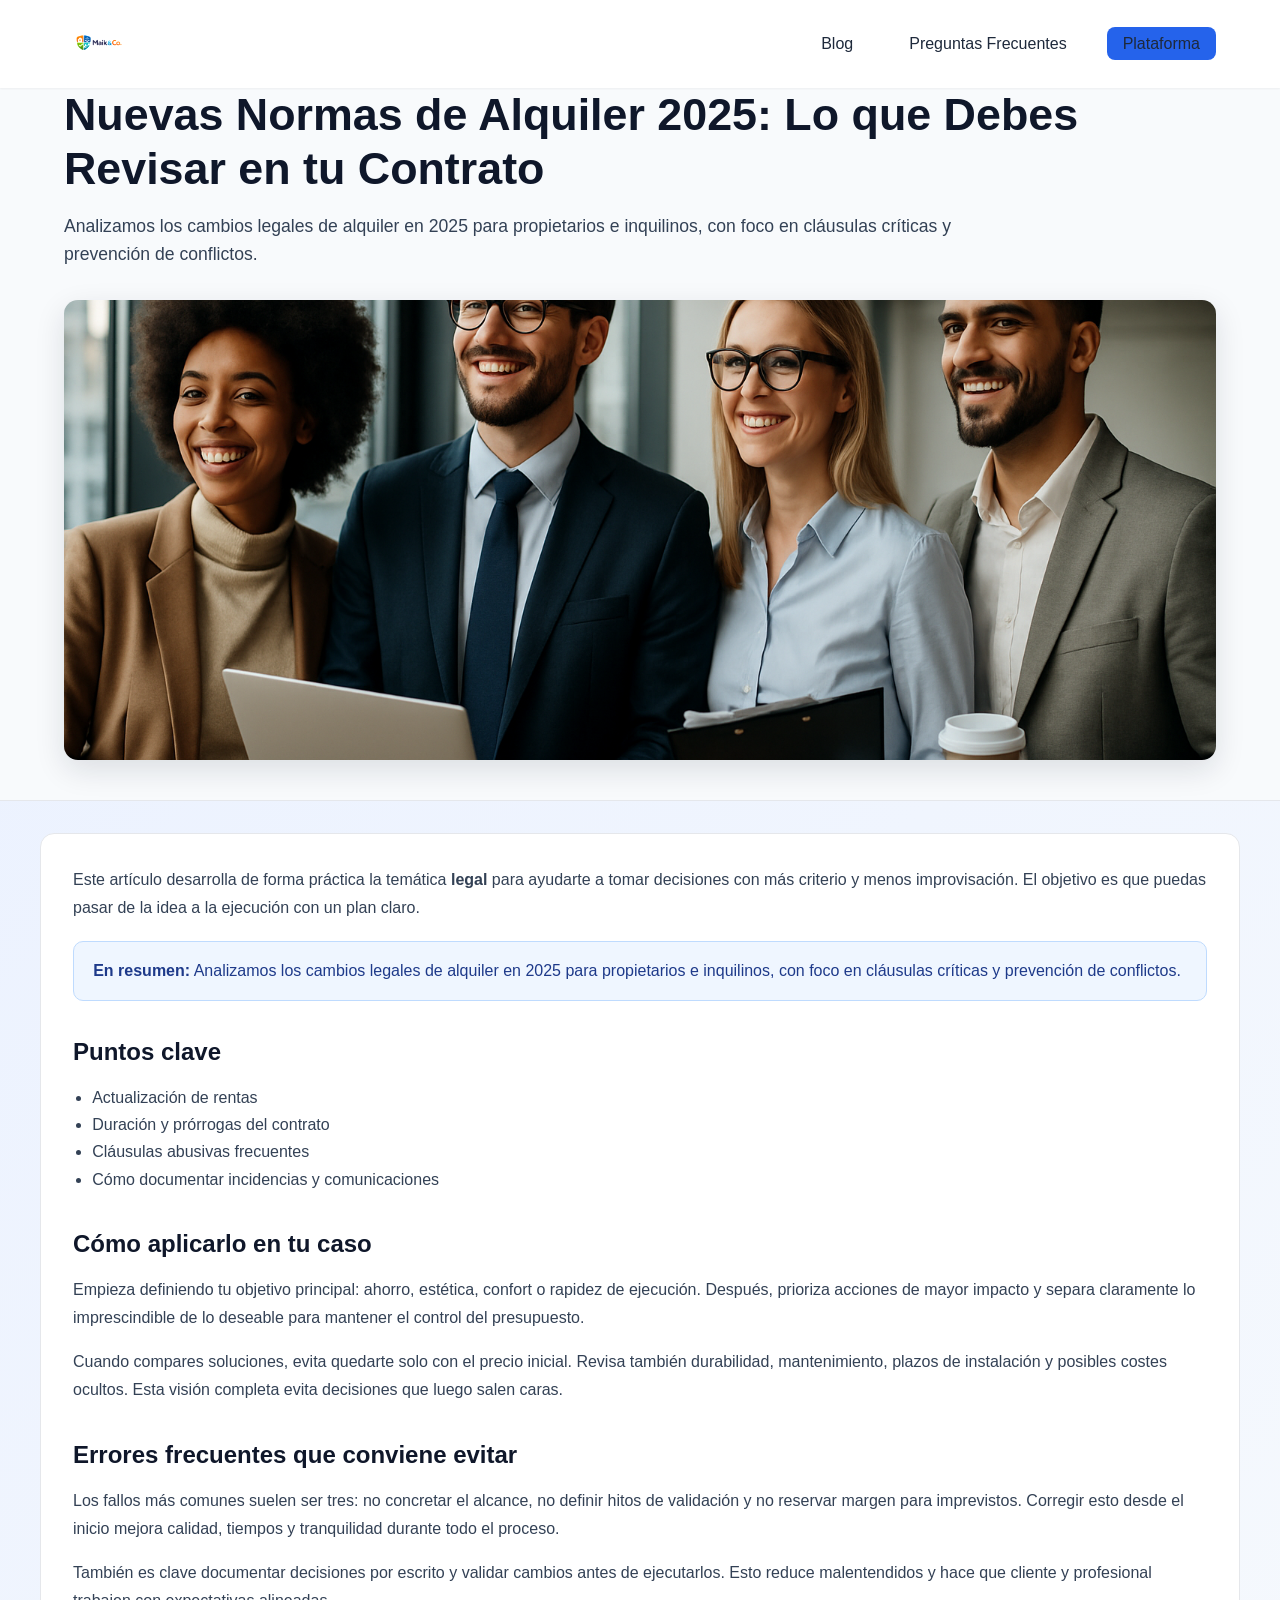
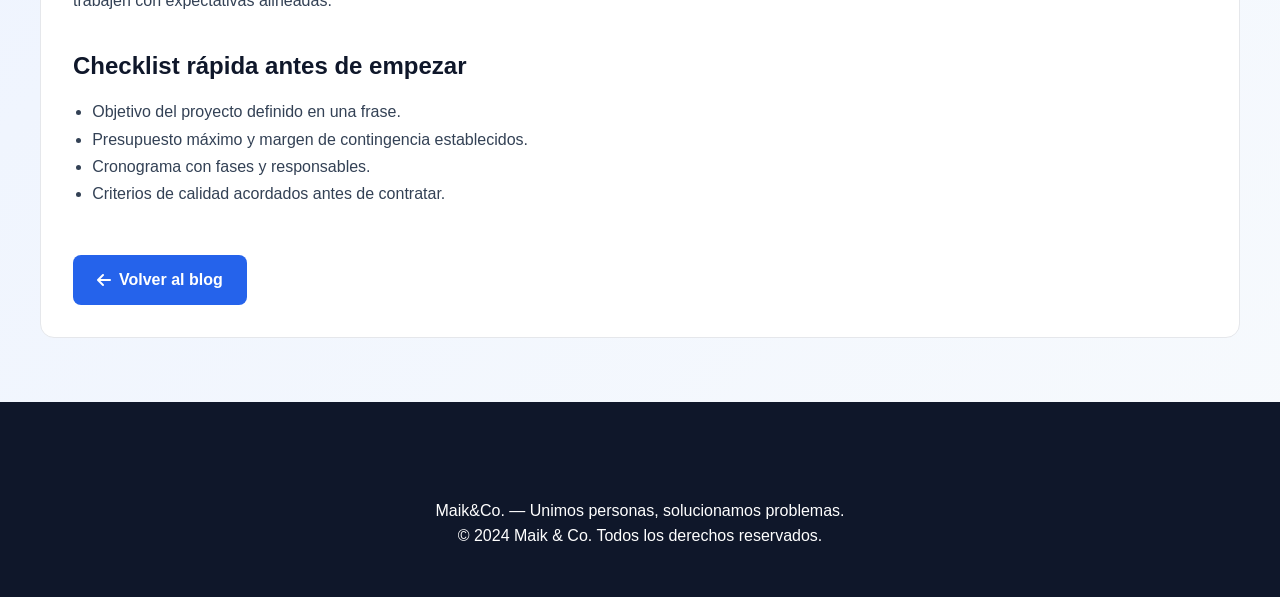
<file: blog-articulo.html>
<!DOCTYPE html>
<html lang="es">
<head>
    <meta charset="UTF-8">
    <meta name="viewport" content="width=device-width, initial-scale=1.0">
    <meta name="description" content="Artículo del blog de Maik&Co. con guías completas y consejos prácticos.">
    <title>Artículo - Blog Maik&Co.</title>

    <link rel="icon" type="image/png" href="img/favicon/favicon.png">
    <link rel="apple-touch-icon" href="img/favicon/favicon.png">
    <link rel="preconnect" href="https://fonts.googleapis.com">
    <link rel="preconnect" href="https://fonts.gstatic.com" crossorigin>
    <link href="https://fonts.googleapis.com/css2?family=Inter:wght@400;500;600;700;800&display=swap" rel="stylesheet">
    <link rel="stylesheet" href="https://cdnjs.cloudflare.com/ajax/libs/font-awesome/6.0.0/css/all.min.css">
    <link rel="stylesheet" href="css/styles.css">
    <style>
        .article-hero { padding: 3rem 0 1.5rem; background: #f8fafc; border-bottom: 1px solid #e5e7eb; }
        .article-meta { display: flex; flex-wrap: wrap; gap: 1rem; color: #64748b; font-size: 0.95rem; margin-bottom: 1rem; }
        .article-title { font-size: clamp(1.8rem, 3.5vw, 2.8rem); line-height: 1.2; margin: 0 0 1rem; color: #0f172a; }
        .article-summary { font-size: 1.1rem; color: #334155; max-width: 900px; }
        .article-cover { margin: 2rem 0 1rem; border-radius: 14px; overflow: hidden; box-shadow: 0 10px 30px rgba(15, 23, 42, 0.12); }
        .article-cover img { width: 100%; max-height: 460px; object-fit: cover; display: block; }
        .article-layout { display: grid; grid-template-columns: minmax(0, 1fr); gap: 2rem; padding: 2rem 0 4rem; }
        .article-content { background: #fff; border: 1px solid #e5e7eb; border-radius: 14px; padding: 2rem; }
        .article-content h2 { color: #0f172a; margin: 2rem 0 0.8rem; font-size: 1.5rem; }
        .article-content p { color: #334155; line-height: 1.75; margin: 0 0 1rem; }
        .article-content ul { margin: 0.8rem 0 1rem 1.2rem; color: #334155; line-height: 1.7; }
        .article-highlight { background: #eff6ff; border: 1px solid #bfdbfe; padding: 1rem 1.2rem; border-radius: 10px; color: #1e3a8a; margin: 1.2rem 0; }
        .article-back { margin-top: 2rem; display: inline-flex; align-items: center; gap: 0.5rem; }
        @media (max-width: 768px) {
            .article-content { padding: 1.2rem; }
            .article-hero { padding-top: 2rem; }
        }
    </style>
</head>
<body>
    <header class="header">
        <div class="container">
            <nav class="nav-container">
                <a href="index.html" class="logo"><img src="img/Logo/Logo.png" alt="Maik & Co. Logo"></a>
                <ul class="nav-links">
                    <li><a href="blog.html">Blog</a></li>
                    <li><a href="faq.html">Preguntas Frecuentes</a></li>
                    <li><a href="mantenimiento.html" class="btn-primary">Plataforma</a></li>
                </ul>
            </nav>
        </div>
    </header>

    <main>
        <section class="article-hero">
            <div class="container">
                <div class="article-meta" id="articleMeta"></div>
                <h1 class="article-title" id="articleTitle"></h1>
                <p class="article-summary" id="articleSummary"></p>
                <div class="article-cover">
                    <img id="articleImage" src="img/Profesionales.png" alt="Imagen del artículo">
                </div>
            </div>
        </section>

        <section>
            <div class="container article-layout">
                <article class="article-content" id="articleContent"></article>
            </div>
        </section>
    </main>

    <footer class="footer">
        <div class="container">
            <div class="text-center mt-4">
                <p>Maik&Co. — Unimos personas, solucionamos problemas.</p>
                <p>&copy; 2024 Maik & Co. Todos los derechos reservados.</p>
            </div>
        </div>
    </footer>

    <script>
        const ARTICLES = {
            "tendencias-reformas-2025": {
                title: "Nuevas Normas de Alquiler 2025: Lo que Debes Revisar en tu Contrato",
                category: "Legal",
                date: "15 Marzo, 2025",
                readTime: "12 min lectura",
                image: "https://images.unsplash.com/photo-1484154218962-a197022b5858?auto=format&fit=crop&w=1600&h=900&q=90",
                summary: "Analizamos los cambios legales de alquiler en 2025 para propietarios e inquilinos, con foco en cláusulas críticas y prevención de conflictos.",
                keys: ["Actualización de rentas", "Duración y prórrogas del contrato", "Cláusulas abusivas frecuentes", "Cómo documentar incidencias y comunicaciones"]
            },
            "presupuesto-reforma": {
                title: "Electricistas: Cómo Comparar Presupuestos sin Errores",
                category: "Guías",
                date: "10 Marzo, 2025",
                readTime: "14 min lectura",
                image: "https://images.unsplash.com/photo-1454165804606-c3d57bc86b40?auto=format&fit=crop&w=1200&h=800&q=90",
                summary: "Guía práctica para comparar presupuestos de electricistas de forma técnica, clara y sin sorpresas en obra.",
                keys: ["Boletín e instalaciones incluidas", "Materiales y marcas detalladas", "Mano de obra por partidas", "Garantías y tiempos de ejecución"]
            },
            "permisos-obra-espana": {
                title: "Permisos y Licencias: Guía para Autónomos y Pymes de Servicios",
                category: "Legal",
                date: "5 Marzo, 2025",
                readTime: "11 min lectura",
                image: "https://images.unsplash.com/photo-1450101499163-c8848c66ca85?auto=format&fit=crop&w=1200&h=800&q=90",
                summary: "Qué licencias suelen necesitar abogados, electricistas, fontaneros y otros profesionales al trabajar por cuenta propia o como pyme.",
                keys: ["Licencia de actividad según municipio", "Prevención de riesgos y seguros", "Obligaciones fiscales básicas", "Errores habituales que generan sanciones"]
            },
            "eficiencia-energetica-hogar": {
                title: "Fontanería en Casa: Señales de Avería que No Debes Ignorar",
                category: "Consejos",
                date: "1 Marzo, 2025",
                readTime: "10 min lectura",
                image: "https://images.unsplash.com/photo-1473341304170-971dccb5ac1e?auto=format&fit=crop&w=1200&h=800&q=90",
                summary: "Síntomas tempranos de averías de fontanería y recomendaciones para actuar a tiempo antes de daños costosos.",
                keys: ["Pérdidas ocultas y manchas de humedad", "Baja presión en puntos de agua", "Ruidos en tuberías", "Mantenimiento preventivo trimestral"]
            },
            "elegir-profesional": {
                title: "Cómo Elegir un Abogado para tu Caso: Checklist Práctica",
                category: "Consejos",
                date: "25 Febrero, 2025",
                readTime: "9 min lectura",
                image: "https://images.unsplash.com/photo-1504307651254-35680f056e5e?auto=format&fit=crop&w=1200&h=800&q=90",
                summary: "Cómo seleccionar abogado por especialidad, entender sus honorarios y preparar una primera consulta efectiva.",
                keys: ["Especialidad correcta según el caso", "Documentación mínima para la consulta", "Modelos de honorarios", "Señales de buena estrategia legal"]
            },
            "materiales-sostenibles": {
                title: "Carpintería a Medida: Materiales y Acabados que Mejor Funcionan",
                category: "Materiales",
                date: "20 Febrero, 2025",
                readTime: "10 min lectura",
                image: "https://images.unsplash.com/photo-1589939705384-5185137a7f0f?auto=format&fit=crop&w=1200&h=800&q=90",
                summary: "Comparativa real de materiales y acabados de carpintería para vivienda y negocio según uso y presupuesto.",
                keys: ["DM, contrachapado y madera maciza", "Lacados y barnices según desgaste", "Herrajes y sistemas de cierre", "Mantenimiento y vida útil"]
            },
            "reformas-cocina-2025": { title: "Electricidad Doméstica: Cuándo Renovar tu Instalación", category: "Tendencias", date: "18 Febrero, 2025", readTime: "9 min lectura", image: "https://images.unsplash.com/photo-1600585154340-be6161a56a0c?auto=format&fit=crop&w=1200&h=800&q=90", summary: "Señales para renovar una instalación eléctrica, mejorar seguridad y adaptarte al consumo actual de la vivienda.", keys: ["Cuadro eléctrico desactualizado", "Sobrecargas y saltos de diferencial", "Protecciones mínimas recomendadas", "Coste aproximado por tipología"] },
            "reforma-banos": { title: "Fontaneros: Mantenimiento Preventivo para Evitar Urgencias", category: "Guías", date: "15 Febrero, 2025", readTime: "10 min lectura", image: "https://images.unsplash.com/photo-1600566753190-17f0baa2a6c3?auto=format&fit=crop&w=1200&h=800&q=90", summary: "Plan de revisión periódico para evitar atascos, fugas y averías en cocina, baño y calentador.", keys: ["Revisión de juntas y latiguillos", "Limpieza de sifones", "Control de presión", "Señales de aviso para llamar al técnico"] },
            "herramientas-reforma": { title: "Herramientas Clave para Técnicos de Mantenimiento", category: "Consejos", date: "12 Febrero, 2025", readTime: "8 min lectura", image: "https://images.unsplash.com/photo-1504328345606-18bbc8c9d7d1?auto=format&fit=crop&w=1200&h=800&q=90", summary: "Kit base recomendado para profesionales multigremio que hacen incidencias rápidas en hogar y local comercial.", keys: ["Equipos de medición", "Consumibles esenciales", "EPI obligatorio", "Organización del maletín por intervención"] },
            "madera-certificada": { title: "Madera Certificada: La Mejor Opción", category: "Materiales", date: "10 Febrero, 2025", readTime: "8 min lectura", image: "https://images.unsplash.com/photo-1506794778202-cad84cf45f1d?auto=format&fit=crop&w=1200&h=800&q=90", summary: "Por qué la trazabilidad y la certificación importan tanto en precio, calidad y sostenibilidad.", keys: ["Sellos FSC/PEFC", "Mantenimiento por uso", "Coste total de propiedad", "Aplicaciones recomendadas"] },
            "aislamiento-termico": { title: "Aislamiento Térmico: Guía Completa", category: "Sostenibilidad", date: "8 Febrero, 2025", readTime: "11 min lectura", image: "https://images.unsplash.com/photo-1513475382585-d06e58bcb0e0?auto=format&fit=crop&w=1200&h=800&q=90", summary: "Dónde aislar primero y qué retorno esperar en consumo y confort térmico.", keys: ["Cubierta y fachada", "Puentes térmicos", "Aislamiento interior/exterior", "Relación inversión-ahorro"] },
            "seguros-obra": { title: "Seguros de Obra: Todo lo que Debes Saber", category: "Legal", date: "5 Febrero, 2025", readTime: "10 min lectura", image: "https://images.unsplash.com/photo-1589829545856-d10d557cf95f?auto=format&fit=crop&w=1200&h=800&q=90", summary: "Coberturas recomendadas para reducir riesgos técnicos, civiles y económicos en obra.", keys: ["Responsabilidad civil", "Daños materiales", "Plazos y siniestros", "Coberturas opcionales"] },
            "minimalismo-hogar-2025": { title: "Minimalismo en el Hogar: Tendencias 2025", category: "Tendencias", date: "3 Febrero, 2025", readTime: "9 min lectura", image: "https://images.unsplash.com/photo-1600607687939-ce8a6c25118c?auto=format&fit=crop&w=1200&h=800&q=90", summary: "Cómo aplicar minimalismo real sin perder calidez, almacenaje ni funcionalidad.", keys: ["Paleta neutra equilibrada", "Muebles multifunción", "Orden visual", "Texturas cálidas"] },
            "planificar-reforma-integral": { title: "Cómo Planificar tu Reforma Integral: Paso a Paso", category: "Guías", date: "1 Febrero, 2025", readTime: "13 min lectura", image: "https://images.unsplash.com/photo-1600210492486-724fe5c67fb0?auto=format&fit=crop&w=1200&h=800&q=90", summary: "Cronograma claro, fases y decisiones clave para evitar atrasos y sobrecostes en una reforma integral.", keys: ["Definir alcance", "Secuencia técnica", "Control de proveedores", "Cierre y revisión final"] },
            "errores-contratar-profesional": { title: "5 Errores Comunes al Contratar un Profesional", category: "Consejos", date: "28 Enero, 2025", readTime: "8 min lectura", image: "https://images.unsplash.com/photo-1581092160562-40aa08e78837?auto=format&fit=crop&w=1200&h=800&q=90", summary: "Errores frecuentes de contratación y cómo evitarlos con un proceso más sólido.", keys: ["No validar referencias", "Aceptar solo precio más bajo", "Alcance ambiguo", "Sin hitos de pago"] },
            "ceramica-azulejos": { title: "Guía de Cerámica y Azulejos: Tipos y Aplicaciones", category: "Materiales", date: "25 Enero, 2025", readTime: "9 min lectura", image: "https://images.unsplash.com/photo-1589939705384-5185137a7f0f?auto=format&fit=crop&w=1200&h=800&q=90", summary: "Comparativa práctica de formatos, acabados y usos para elegir el revestimiento ideal.", keys: ["Porcelánico vs pasta roja", "Antideslizante", "Formato y juntas", "Mantenimiento"] },
            "ventanas-alto-rendimiento": { title: "Ventanas de Alto Rendimiento: Ahorro y Confort", category: "Sostenibilidad", date: "22 Enero, 2025", readTime: "9 min lectura", image: "https://images.unsplash.com/photo-1508615070457-7baeba4003ab?auto=format&fit=crop&w=1200&h=800&q=90", summary: "Cómo elegir carpintería y vidrio para reducir pérdidas energéticas y mejorar confort acústico.", keys: ["Transmitancia térmica", "Doble/triple vidrio", "Sellado y montaje", "Ahorro anual estimado"] },
            "domotica-hogar": { title: "Domótica en el Hogar: Transforma tu Casa en Smart Home", category: "Tendencias", date: "20 Enero, 2025", readTime: "10 min lectura", image: "https://images.unsplash.com/photo-1600607688969-a5fcd52667ef?auto=format&fit=crop&w=1200&h=800&q=90", summary: "Aplicaciones de domótica que realmente mejoran seguridad, eficiencia y comodidad diaria.", keys: ["Control de climatización", "Iluminación inteligente", "Seguridad conectada", "Escenarios automatizados"] },
            "contrato-obra": { title: "Contrato de Obra: Qué Debe Incluir y Cómo Protegerte", category: "Legal", date: "18 Enero, 2025", readTime: "10 min lectura", image: "https://images.unsplash.com/photo-1507679799987-c73779587ccf?auto=format&fit=crop&w=1200&h=800&q=90", summary: "Estructura mínima de un contrato de obra para reducir conflictos y proteger plazos y calidad.", keys: ["Objeto y alcance", "Plazos e hitos", "Penalizaciones", "Garantías post-entrega"] },
            "mantenimiento-post-reforma": { title: "Mantenimiento Post-Reforma: Consejos para Conservar tu Hogar", category: "Guías", date: "15 Enero, 2025", readTime: "9 min lectura", image: "https://images.unsplash.com/photo-1600607688969-a5fcd52667ef?auto=format&fit=crop&w=1200&h=800&q=90", summary: "Plan de mantenimiento trimestral para prolongar la vida útil de acabados e instalaciones.", keys: ["Checklist por estancias", "Frecuencia recomendada", "Detección temprana de fallos", "Cuándo llamar a un profesional"] }
        };

        function getPostSlug() {
            const params = new URLSearchParams(window.location.search);
            return params.get("post");
        }

        function renderArticle(post) {
            const meta = document.getElementById("articleMeta");
            const title = document.getElementById("articleTitle");
            const summary = document.getElementById("articleSummary");
            const image = document.getElementById("articleImage");
            const content = document.getElementById("articleContent");

            meta.innerHTML = `
                <span><i class="far fa-folder"></i> ${post.category}</span>
                <span><i class="far fa-calendar"></i> ${post.date}</span>
                <span><i class="far fa-clock"></i> ${post.readTime}</span>
            `;
            title.textContent = post.title;
            summary.textContent = post.summary;
            image.src = post.image;
            image.alt = post.title;
            image.onerror = function() { this.onerror = null; this.src = "img/Profesionales.png"; };

            const keyItems = post.keys.map(item => `<li>${item}</li>`).join("");
            content.innerHTML = `
                <p>Este artículo desarrolla de forma práctica la temática <strong>${post.category.toLowerCase()}</strong> para ayudarte a tomar decisiones con más criterio y menos improvisación. El objetivo es que puedas pasar de la idea a la ejecución con un plan claro.</p>
                <div class="article-highlight"><strong>En resumen:</strong> ${post.summary}</div>
                <h2>Puntos clave</h2>
                <ul>${keyItems}</ul>
                <h2>Cómo aplicarlo en tu caso</h2>
                <p>Empieza definiendo tu objetivo principal: ahorro, estética, confort o rapidez de ejecución. Después, prioriza acciones de mayor impacto y separa claramente lo imprescindible de lo deseable para mantener el control del presupuesto.</p>
                <p>Cuando compares soluciones, evita quedarte solo con el precio inicial. Revisa también durabilidad, mantenimiento, plazos de instalación y posibles costes ocultos. Esta visión completa evita decisiones que luego salen caras.</p>
                <h2>Errores frecuentes que conviene evitar</h2>
                <p>Los fallos más comunes suelen ser tres: no concretar el alcance, no definir hitos de validación y no reservar margen para imprevistos. Corregir esto desde el inicio mejora calidad, tiempos y tranquilidad durante todo el proceso.</p>
                <p>También es clave documentar decisiones por escrito y validar cambios antes de ejecutarlos. Esto reduce malentendidos y hace que cliente y profesional trabajen con expectativas alineadas.</p>
                <h2>Checklist rápida antes de empezar</h2>
                <ul>
                    <li>Objetivo del proyecto definido en una frase.</li>
                    <li>Presupuesto máximo y margen de contingencia establecidos.</li>
                    <li>Cronograma con fases y responsables.</li>
                    <li>Criterios de calidad acordados antes de contratar.</li>
                </ul>
                <a href="blog.html" class="btn btn-primary article-back"><i class="fas fa-arrow-left"></i> Volver al blog</a>
            `;
        }

        function initArticlePage() {
            const slug = getPostSlug();
            const post = ARTICLES[slug] || ARTICLES["tendencias-reformas-2025"];
            renderArticle(post);
        }

        document.addEventListener("DOMContentLoaded", initArticlePage);
    </script>
</body>
</html>
</file>
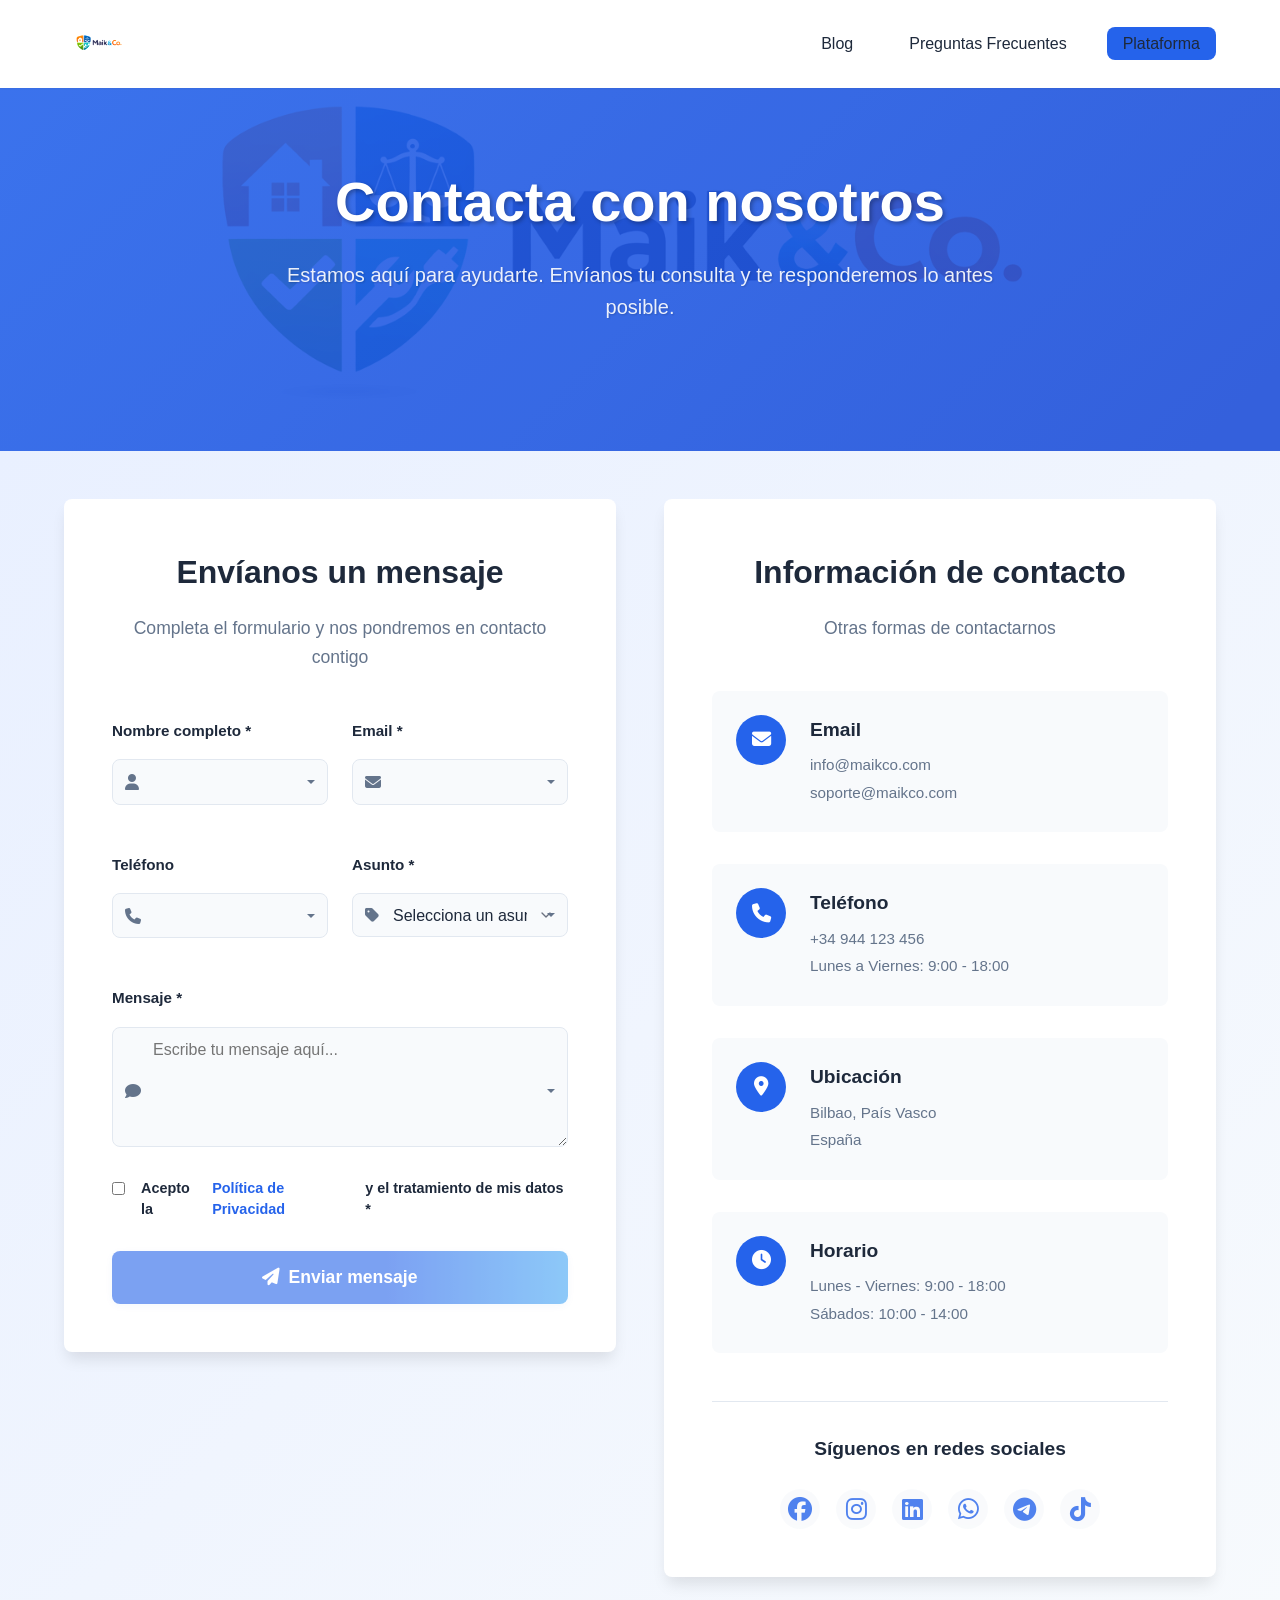
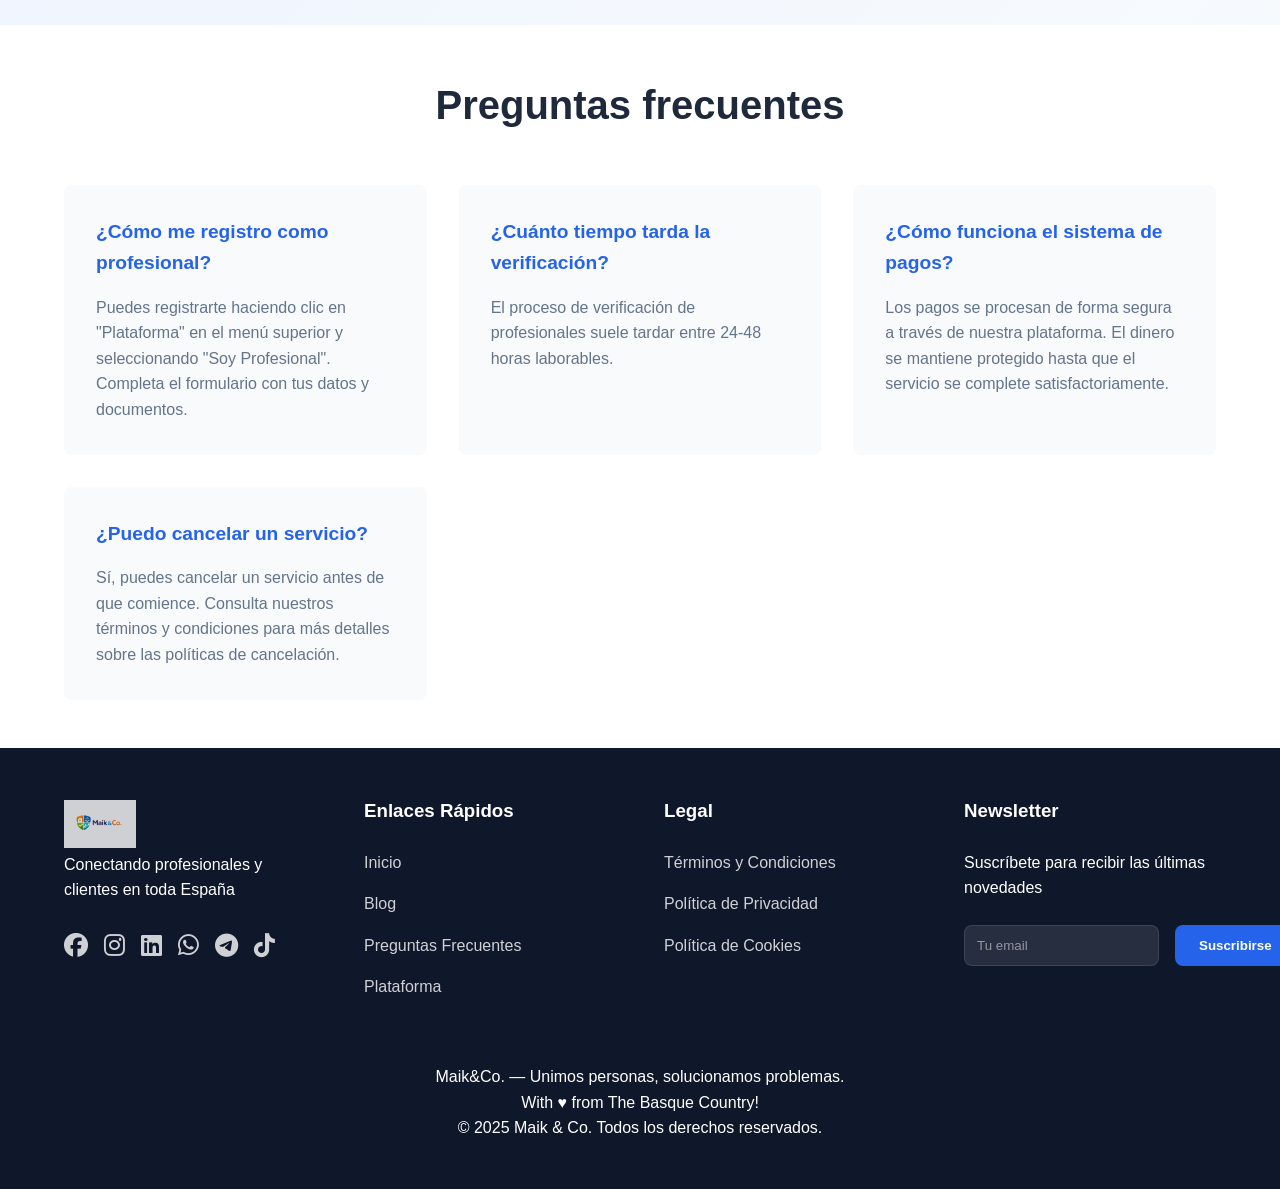
<file: contacto.html>
<!DOCTYPE html>
<html lang="es">
<head>
    <meta charset="UTF-8">
    <meta name="viewport" content="width=device-width, initial-scale=1.0">
    <title>Contacto - Maik & Co.</title>
    <meta name="description" content="Contacta con Maik & Co. para resolver tus dudas o solicitar información sobre nuestros servicios profesionales.">
    
    <!-- Favicon -->
    <link rel="icon" type="image/png" href="img/favicon/favicon.png">
    <link rel="apple-touch-icon" href="img/favicon/favicon.png">
    
    <!-- Fuentes -->
    <link rel="preconnect" href="https://fonts.googleapis.com">
    <link rel="preconnect" href="https://fonts.gstatic.com" crossorigin>
    <link href="https://fonts.googleapis.com/css2?family=Inter:wght@400;500;600;700;800&display=swap" rel="stylesheet">
    
    <!-- Font Awesome -->
    <link rel="stylesheet" href="https://cdnjs.cloudflare.com/ajax/libs/font-awesome/6.4.0/css/all.min.css">
    
    <!-- Estilos -->
    <link rel="stylesheet" href="css/styles.css">
    <link rel="stylesheet" href="css/contacto.css">
    <!--GOOGLE ADSENSE-->
    <script async src="https://pagead2.googlesyndication.com/pagead/js/adsbygoogle.js?client=ca-pub-2653535060015738"
     crossorigin="anonymous"></script>
</head>
<body>
    <!-- Header -->
    <header class="header">
        <div class="container">
            <nav class="nav-container">
                <a href="index.html" class="logo">
                    <img src="img/Logo/Logo.png" alt="Maik & Co. Logo">
                </a>
                <ul class="nav-links">
                    <li><a href="blog.html" target="_blank">Blog</a></li>
                    <li><a href="faq.html">Preguntas Frecuentes</a></li>
                    <li><a href="mantenimiento.html" class="btn-primary">Plataforma</a></li>
                </ul>
                <button class="mobile-menu-btn" aria-label="Menú">
                    <span></span>
                    <span></span>
                    <span></span>
                </button>
            </nav>
        </div>
    </header>

    <!-- Hero Section -->
    <section class="contacto-hero">
        <div class="container">
            <div class="hero-content">
                <h1>Contacta con nosotros</h1>
                <p>Estamos aquí para ayudarte. Envíanos tu consulta y te responderemos lo antes posible.</p>
            </div>
        </div>
    </section>

    <!-- Sección de Contacto -->
    <section class="contacto-section">
        <div class="container">
            <div class="contacto-grid">
                <!-- Formulario de Contacto -->
                <div class="contacto-form-container">
                    <div class="form-header">
                        <h2>Envíanos un mensaje</h2>
                        <p>Completa el formulario y nos pondremos en contacto contigo</p>
                    </div>
                    
                    <form class="contacto-form" id="contactoForm">
                        <div class="form-row">
                            <div class="form-group">
                                <label for="nombre">Nombre completo *</label>
                                <div class="input-icon">
                                    <i class="fas fa-user"></i>
                                    <input type="text" id="nombre" name="nombre" required>
                                </div>
                            </div>
                            <div class="form-group">
                                <label for="email">Email *</label>
                                <div class="input-icon">
                                    <i class="fas fa-envelope"></i>
                                    <input type="email" id="email" name="email" required>
                                </div>
                            </div>
                        </div>
                        
                        <div class="form-row">
                            <div class="form-group">
                                <label for="telefono">Teléfono</label>
                                <div class="input-icon">
                                    <i class="fas fa-phone"></i>
                                    <input type="tel" id="telefono" name="telefono">
                                </div>
                            </div>
                            <div class="form-group">
                                <label for="asunto">Asunto *</label>
                                <div class="input-icon">
                                    <i class="fas fa-tag"></i>
                                    <select id="asunto" name="asunto" required>
                                        <option value="">Selecciona un asunto</option>
                                        <option value="consulta-general">Consulta general</option>
                                        <option value="soporte-tecnico">Soporte técnico</option>
                                        <option value="registro-profesional">Registro como profesional</option>
                                        <option value="problema-pago">Problema con el pago</option>
                                        <option value="sugerencia">Sugerencia</option>
                                        <option value="otro">Otro</option>
                                    </select>
                                </div>
                            </div>
                        </div>
                        
                        <div class="form-group">
                            <label for="mensaje">Mensaje *</label>
                            <div class="input-icon">
                                <i class="fas fa-comment"></i>
                                <textarea id="mensaje" name="mensaje" rows="5" required placeholder="Escribe tu mensaje aquí..."></textarea>
                            </div>
                        </div>
                        
                        <div class="form-group">
                            <label class="checkbox-label">
                                <input type="checkbox" id="privacidad" name="privacidad" required>
                                <span class="checkmark"></span>
                                Acepto la <a href="privacidad.html" target="_blank">Política de Privacidad</a> y el tratamiento de mis datos *
                            </label>
                        </div>
                        
                        <button type="submit" class="btn btn-primary btn-lg">
                            <i class="fas fa-paper-plane"></i>
                            Enviar mensaje
                        </button>
                    </form>
                </div>
                
                <!-- Información de Contacto -->
                <div class="contacto-info">
                    <div class="info-header">
                        <h2>Información de contacto</h2>
                        <p>Otras formas de contactarnos</p>
                    </div>
                    
                    <div class="info-cards">
                        <div class="info-card">
                            <div class="info-icon">
                                <i class="fas fa-envelope"></i>
                            </div>
                            <div class="info-content">
                                <h3>Email</h3>
                                <p>info@maikco.com</p>
                                <p>soporte@maikco.com</p>
                            </div>
                        </div>
                        
                        <div class="info-card">
                            <div class="info-icon">
                                <i class="fas fa-phone"></i>
                            </div>
                            <div class="info-content">
                                <h3>Teléfono</h3>
                                <p>+34 944 123 456</p>
                                <p>Lunes a Viernes: 9:00 - 18:00</p>
                            </div>
                        </div>
                        
                        <div class="info-card">
                            <div class="info-icon">
                                <i class="fas fa-map-marker-alt"></i>
                            </div>
                            <div class="info-content">
                                <h3>Ubicación</h3>
                                <p>Bilbao, País Vasco</p>
                                <p>España</p>
                            </div>
                        </div>
                        
                        <div class="info-card">
                            <div class="info-icon">
                                <i class="fas fa-clock"></i>
                            </div>
                            <div class="info-content">
                                <h3>Horario</h3>
                                <p>Lunes - Viernes: 9:00 - 18:00</p>
                                <p>Sábados: 10:00 - 14:00</p>
                            </div>
                        </div>
                    </div>
                    
                    <!-- Redes Sociales -->
                    <div class="social-section">
                        <h3>Síguenos en redes sociales</h3>
                        <div class="social-links">
                            <a href="#" aria-label="Facebook"><i class="fab fa-facebook"></i></a>
                            <a href="#" aria-label="Instagram"><i class="fab fa-instagram"></i></a>
                            <a href="#" aria-label="LinkedIn"><i class="fab fa-linkedin"></i></a>
                            <a href="#" aria-label="WhatsApp"><i class="fab fa-whatsapp"></i></a>
                            <a href="https://t.me/-VtmpbQkB2ulxhZWM0" aria-label="Telegram"><i class="fab fa-telegram"></i></a>
                            <a href="https://www.tiktok.com/@maik.co0?_t=ZN-8yRhWI0BIOM&_r=1" aria-label="TikTok"><i class="fab fa-tiktok"></i></a>
                        </div>
                    </div>
                </div>
            </div>
        </div>
    </section>

    <!-- FAQ Rápida -->
    <section class="faq-rapida">
        <div class="container">
            <h2>Preguntas frecuentes</h2>
            <div class="faq-grid">
                <div class="faq-item">
                    <h3>¿Cómo me registro como profesional?</h3>
                    <p>Puedes registrarte haciendo clic en "Plataforma" en el menú superior y seleccionando "Soy Profesional". Completa el formulario con tus datos y documentos.</p>
                </div>
                <div class="faq-item">
                    <h3>¿Cuánto tiempo tarda la verificación?</h3>
                    <p>El proceso de verificación de profesionales suele tardar entre 24-48 horas laborables.</p>
                </div>
                <div class="faq-item">
                    <h3>¿Cómo funciona el sistema de pagos?</h3>
                    <p>Los pagos se procesan de forma segura a través de nuestra plataforma. El dinero se mantiene protegido hasta que el servicio se complete satisfactoriamente.</p>
                </div>
                <div class="faq-item">
                    <h3>¿Puedo cancelar un servicio?</h3>
                    <p>Sí, puedes cancelar un servicio antes de que comience. Consulta nuestros términos y condiciones para más detalles sobre las políticas de cancelación.</p>
                </div>
            </div>
        </div>
    </section>

    <!-- Footer -->
    <footer class="footer">
        <div class="container">
            <div class="footer-grid">
                <div class="footer-links">
                    <a href="index.html" class="logo">
                        <img src="img/Logo/Logo.png" alt="Maik & Co. Logo">
                    </a>
                    <p>Conectando profesionales y clientes en toda España</p>
                    <div class="social-links">
                        <a href="#" aria-label="Facebook"><i class="fab fa-facebook"></i></a>
                        <a href="#" aria-label="Instagram"><i class="fab fa-instagram"></i></a>
                        <a href="#" aria-label="LinkedIn"><i class="fab fa-linkedin"></i></a>
                        <a href="#" aria-label="WhatsApp"><i class="fab fa-whatsapp"></i></a>
                        <a href="https://t.me/-VtmpbQkB2ulxhZWM0" aria-label="Telegram"><i class="fab fa-telegram"></i></a>
                        <a href="https://www.tiktok.com/@maik.co0?_t=ZN-8yRhWI0BIOM&_r=1" aria-label="TikTok"><i class="fab fa-tiktok"></i></a>
                    </div>
                </div>
                
                <div class="footer-links">
                    <h3>Enlaces Rápidos</h3>
                    <ul>
                        <li><a href="index.html">Inicio</a></li>
                        <li><a href="blog.html" target="_blank">Blog</a></li>
                        <li><a href="faq.html">Preguntas Frecuentes</a></li>
                        <li><a href="plataforma.html">Plataforma</a></li>
                    </ul>
                </div>
                
                <div class="footer-links">
                    <h3>Legal</h3>
                    <ul>
                        <li><a href="terminos.html">Términos y Condiciones</a></li>
                        <li><a href="privacidad.html">Política de Privacidad</a></li>
                        <li><a href="cookies.html">Política de Cookies</a></li>
                    </ul>
                </div>
                
                <div class="footer-links">
                    <h3>Newsletter</h3>
                    <p>Suscríbete para recibir las últimas novedades</p>
                    <form class="newsletter-form">
                        <input type="email" placeholder="Tu email" required>
                        <button type="submit" class="btn btn-primary">Suscribirse</button>
                    </form>
                </div>
            </div>
            <div class="text-center mt-4">
                <p>Maik&Co. — Unimos personas, solucionamos problemas.</p>
                <p>With ♥ from The Basque Country!</p>
                <p>&copy; 2025 Maik & Co. Todos los derechos reservados.</p>
            </div>
        </div>
    </footer>

    <!-- Scripts -->
    <script src="js/main.js"></script>
    <script src="js/contacto.js"></script>
</body>
</html>
</file>
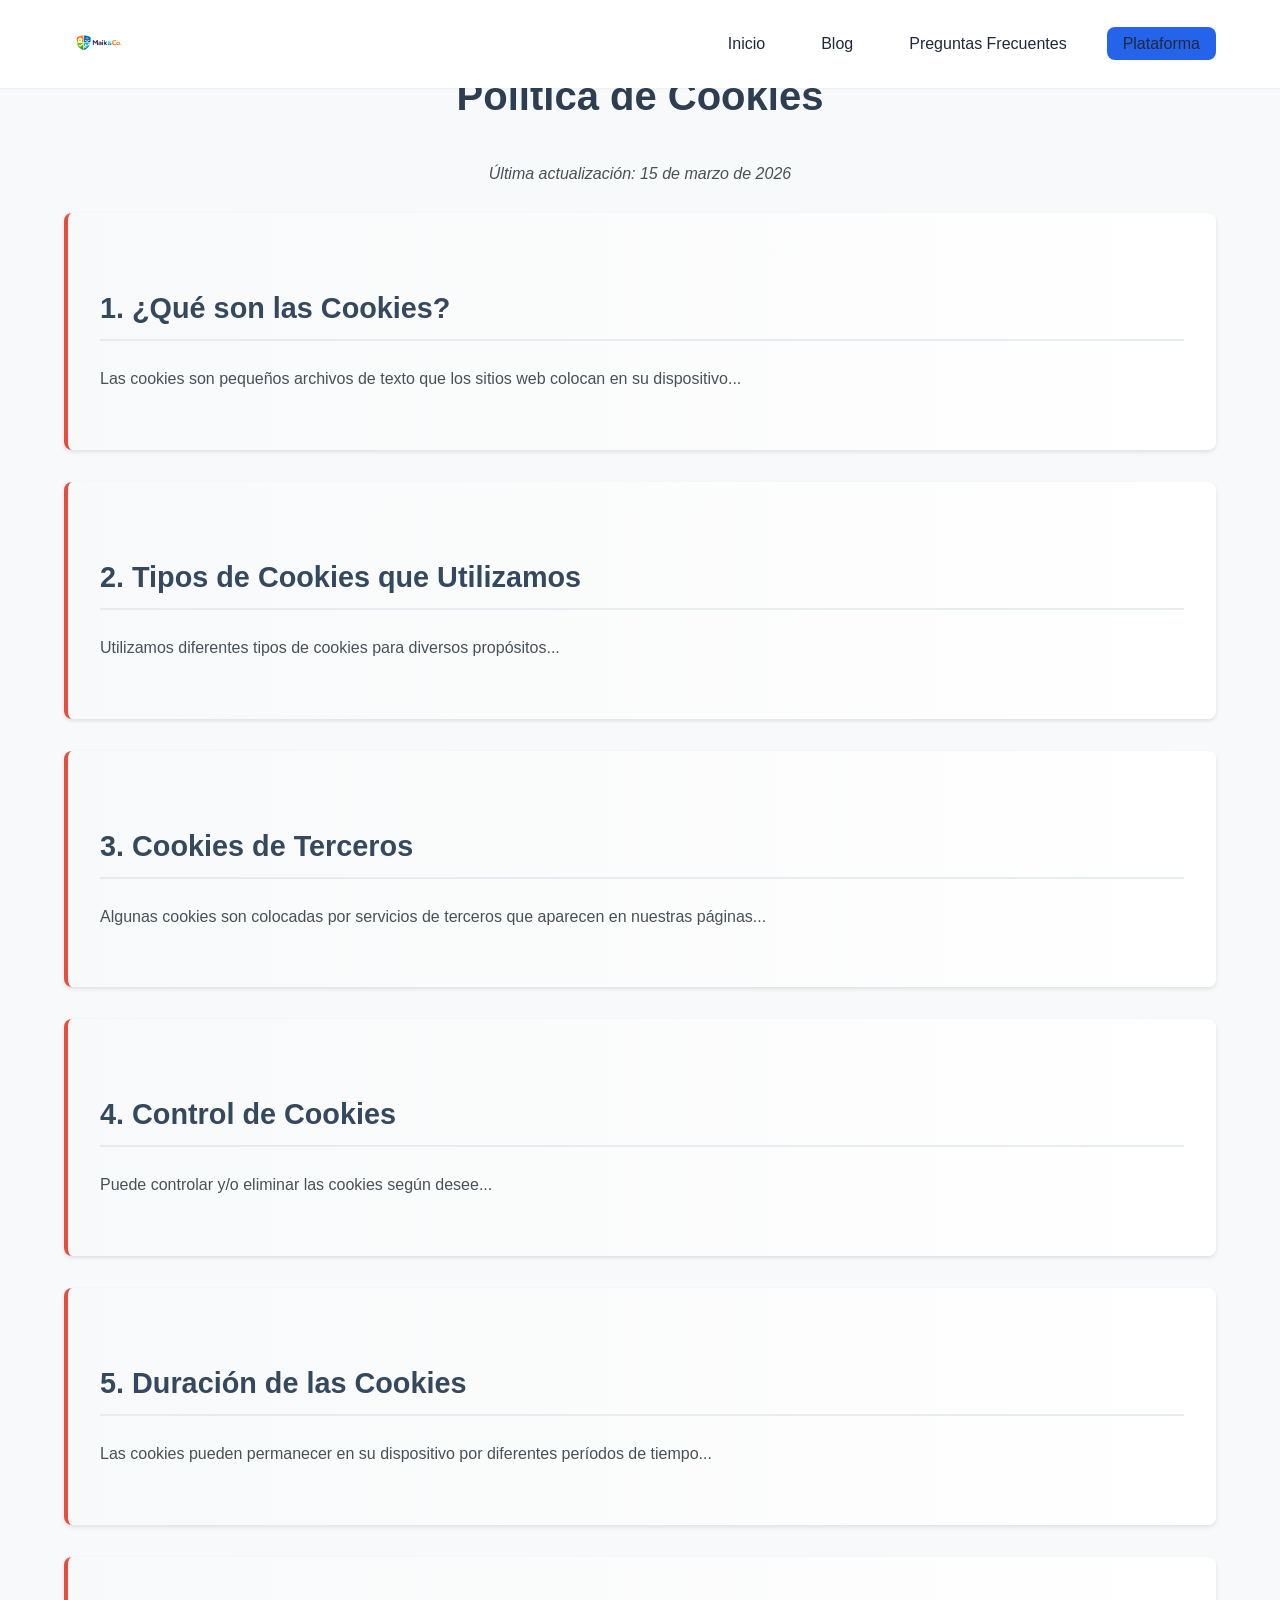
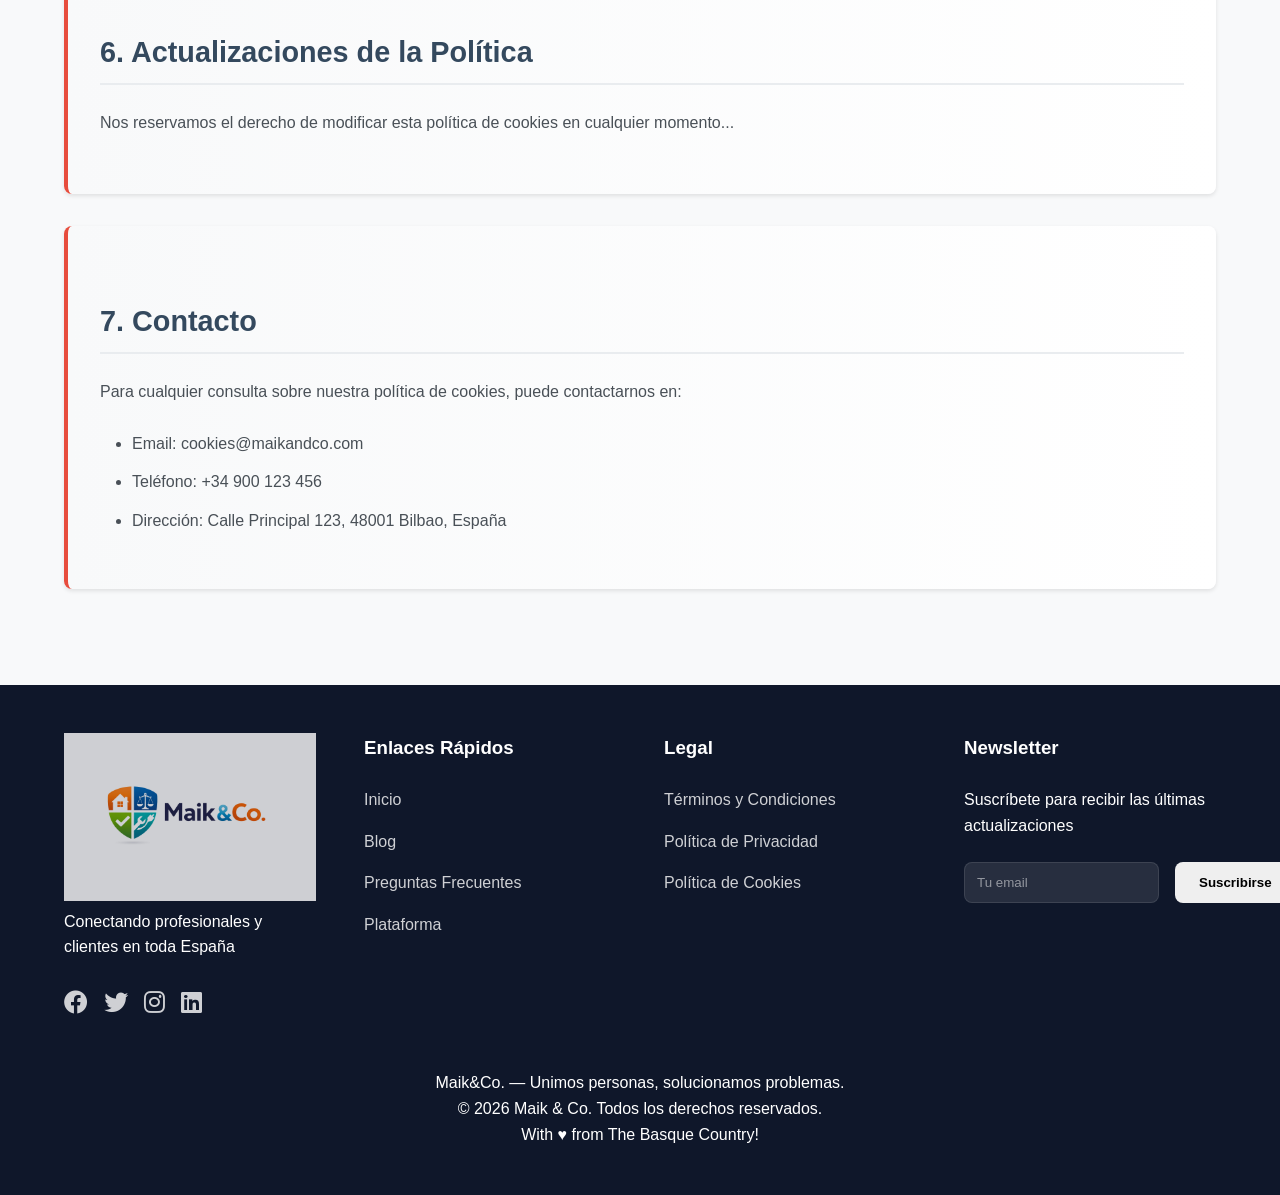
<file: cookies.html>
<!DOCTYPE html>
<html lang="es">
<head>
    <meta charset="UTF-8">
    <meta name="viewport" content="width=device-width, initial-scale=1.0">
    <title>Política de Cookies - Maik&Co.</title>
    <link rel="stylesheet" href="css/styles.css">
    <link rel="stylesheet" href="css/legal.css">
    <link rel="stylesheet" href="https://cdnjs.cloudflare.com/ajax/libs/font-awesome/6.0.0/css/all.min.css">
    <link href="https://fonts.googleapis.com/css2?family=Inter:wght@400;500;600;700&display=swap" rel="stylesheet">
    <!--GOOGLE ADSENSE-->
    <script async src="https://pagead2.googlesyndication.com/pagead/js/adsbygoogle.js?client=ca-pub-2653535060015738"
     crossorigin="anonymous"></script>
</head>
<body>
    <!-- Header -->
    <header class="header">
        <div class="container">
            <nav class="nav-container">
                <a href="index.html" class="logo">
                    <img src="img/Logo/Logo.png" alt="Maik & Co. Logo">
                </a>
                <ul class="nav-links">
                    <li><a href="index.html">Inicio</a></li>
                    <li><a href="blog.html" target="_blank">Blog</a></li>
                    <li><a href="faq.html">Preguntas Frecuentes</a></li>
                    <li><a href="profesional.html" class="btn-primary">Plataforma</a></li>
                </ul>
                <button class="mobile-menu-btn" aria-label="Menú">
                    <span></span>
                    <span></span>
                    <span></span>
                </button>
            </nav>
        </div>
    </header>

    <!-- Contenido Principal -->
    <main class="legal-content">
        <div class="container">
            <h1>Política de Cookies</h1>
            <p class="last-updated">Última actualización: 15 de marzo de 2026</p>

            <section class="legal-section cookies-section">
                <h2>1. ¿Qué son las Cookies?</h2>
                <p>Las cookies son pequeños archivos de texto que los sitios web colocan en su dispositivo...</p>
            </section>

            <section class="legal-section cookies-section">
                <h2>2. Tipos de Cookies que Utilizamos</h2>
                <p>Utilizamos diferentes tipos de cookies para diversos propósitos...</p>
            </section>

            <section class="legal-section cookies-section">
                <h2>3. Cookies de Terceros</h2>
                <p>Algunas cookies son colocadas por servicios de terceros que aparecen en nuestras páginas...</p>
            </section>

            <section class="legal-section cookies-section">
                <h2>4. Control de Cookies</h2>
                <p>Puede controlar y/o eliminar las cookies según desee...</p>
            </section>

            <section class="legal-section cookies-section">
                <h2>5. Duración de las Cookies</h2>
                <p>Las cookies pueden permanecer en su dispositivo por diferentes períodos de tiempo...</p>
            </section>

            <section class="legal-section cookies-section">
                <h2>6. Actualizaciones de la Política</h2>
                <p>Nos reservamos el derecho de modificar esta política de cookies en cualquier momento...</p>
            </section>

            <section class="legal-section cookies-section">
                <h2>7. Contacto</h2>
                <p>Para cualquier consulta sobre nuestra política de cookies, puede contactarnos en:</p>
                <ul>
                    <li>Email: cookies@maikandco.com</li>
                    <li>Teléfono: +34 900 123 456</li>
                    <li>Dirección: Calle Principal 123, 48001 Bilbao, España</li>
                </ul>
            </section>
        </div>
    </main>

    <!-- Footer -->
    <footer class="footer">
        <div class="container">
            <div class="footer-grid">
                <div class="footer-links">
                    <a href="index.html" class="footer-logo">
                        <img src="img/Logo/Logo.png" alt="Maik&Co. Logo">
                    </a>
                    <p>Conectando profesionales y clientes en toda España</p>
                    <div class="social-links">
                        <a href="#" aria-label="Facebook"><i class="fab fa-facebook"></i></a>
                        <a href="#" aria-label="Twitter"><i class="fab fa-twitter"></i></a>
                        <a href="#" aria-label="Instagram"><i class="fab fa-instagram"></i></a>
                        <a href="#" aria-label="LinkedIn"><i class="fab fa-linkedin"></i></a>
                    </div>
                </div>
                <div class="footer-links">
                    <h3>Enlaces Rápidos</h3>
                    <ul>
                        <li><a href="index.html">Inicio</a></li>
                        <li><a href="blog.html" target="_blank">Blog</a></li>
                        <li><a href="faq.html">Preguntas Frecuentes</a></li>
                        <li><a href="profesional.html">Plataforma</a></li>
                    </ul>
                </div>
                <div class="footer-links">
                    <h3>Legal</h3>
                    <ul>
                        <li><a href="terminos.html">Términos y Condiciones</a></li>
                        <li><a href="privacidad.html">Política de Privacidad</a></li>
                        <li><a href="cookies.html">Política de Cookies</a></li>
                    </ul>
                </div>
                <div class="footer-links">
                    <h3>Newsletter</h3>
                    <p>Suscríbete para recibir las últimas actualizaciones</p>
                    <form class="newsletter-form">
                        <input type="email" placeholder="Tu email" required>
                        <button type="submit" class="btn">Suscribirse</button>
                    </form>
                </div>
            </div>
            <div class="footer-bottom text-center mt-4">
                <p>Maik&Co. — Unimos personas, solucionamos problemas.</p>
                <p>© 2026 Maik & Co. Todos los derechos reservados.</p>
                <p>With ♥ from The Basque Country!</p>
            </div>
        </div>
    </footer>

    <script src="js/main.js"></script>
</body>
</html>
</file>
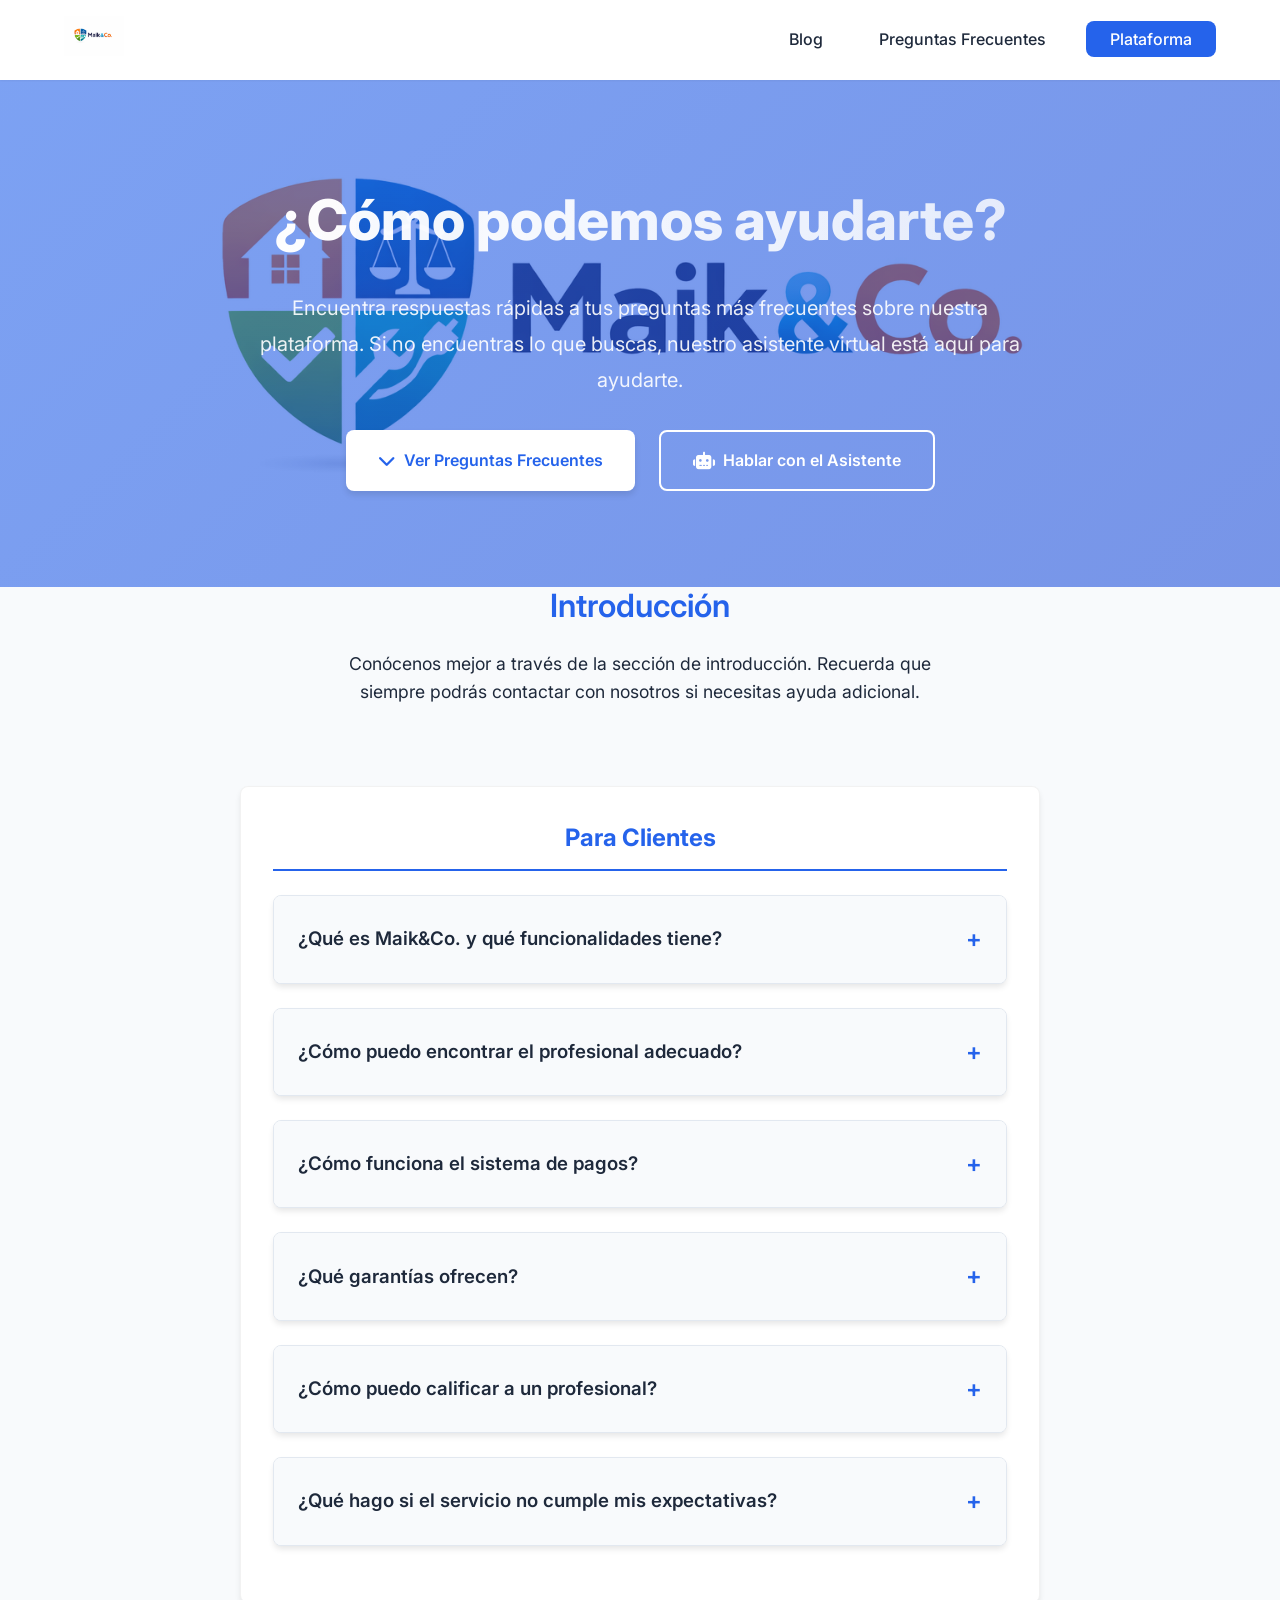
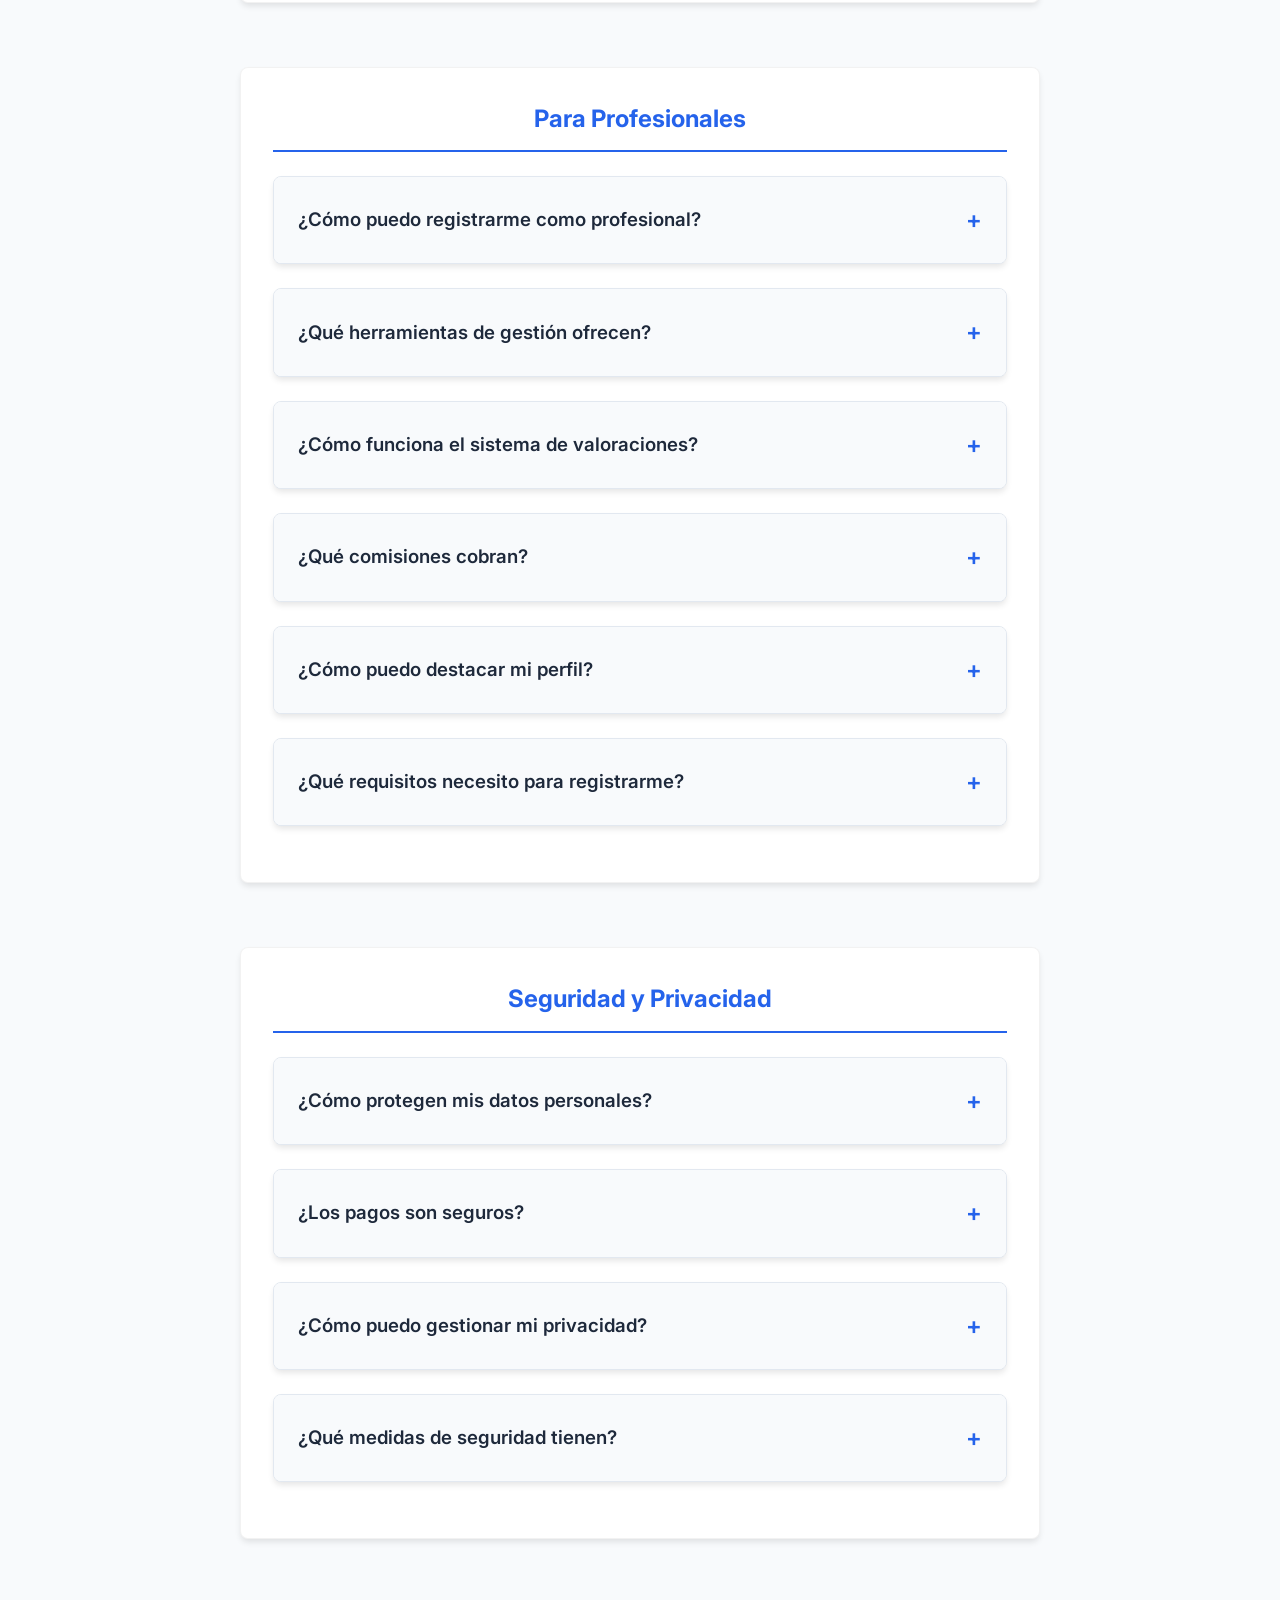
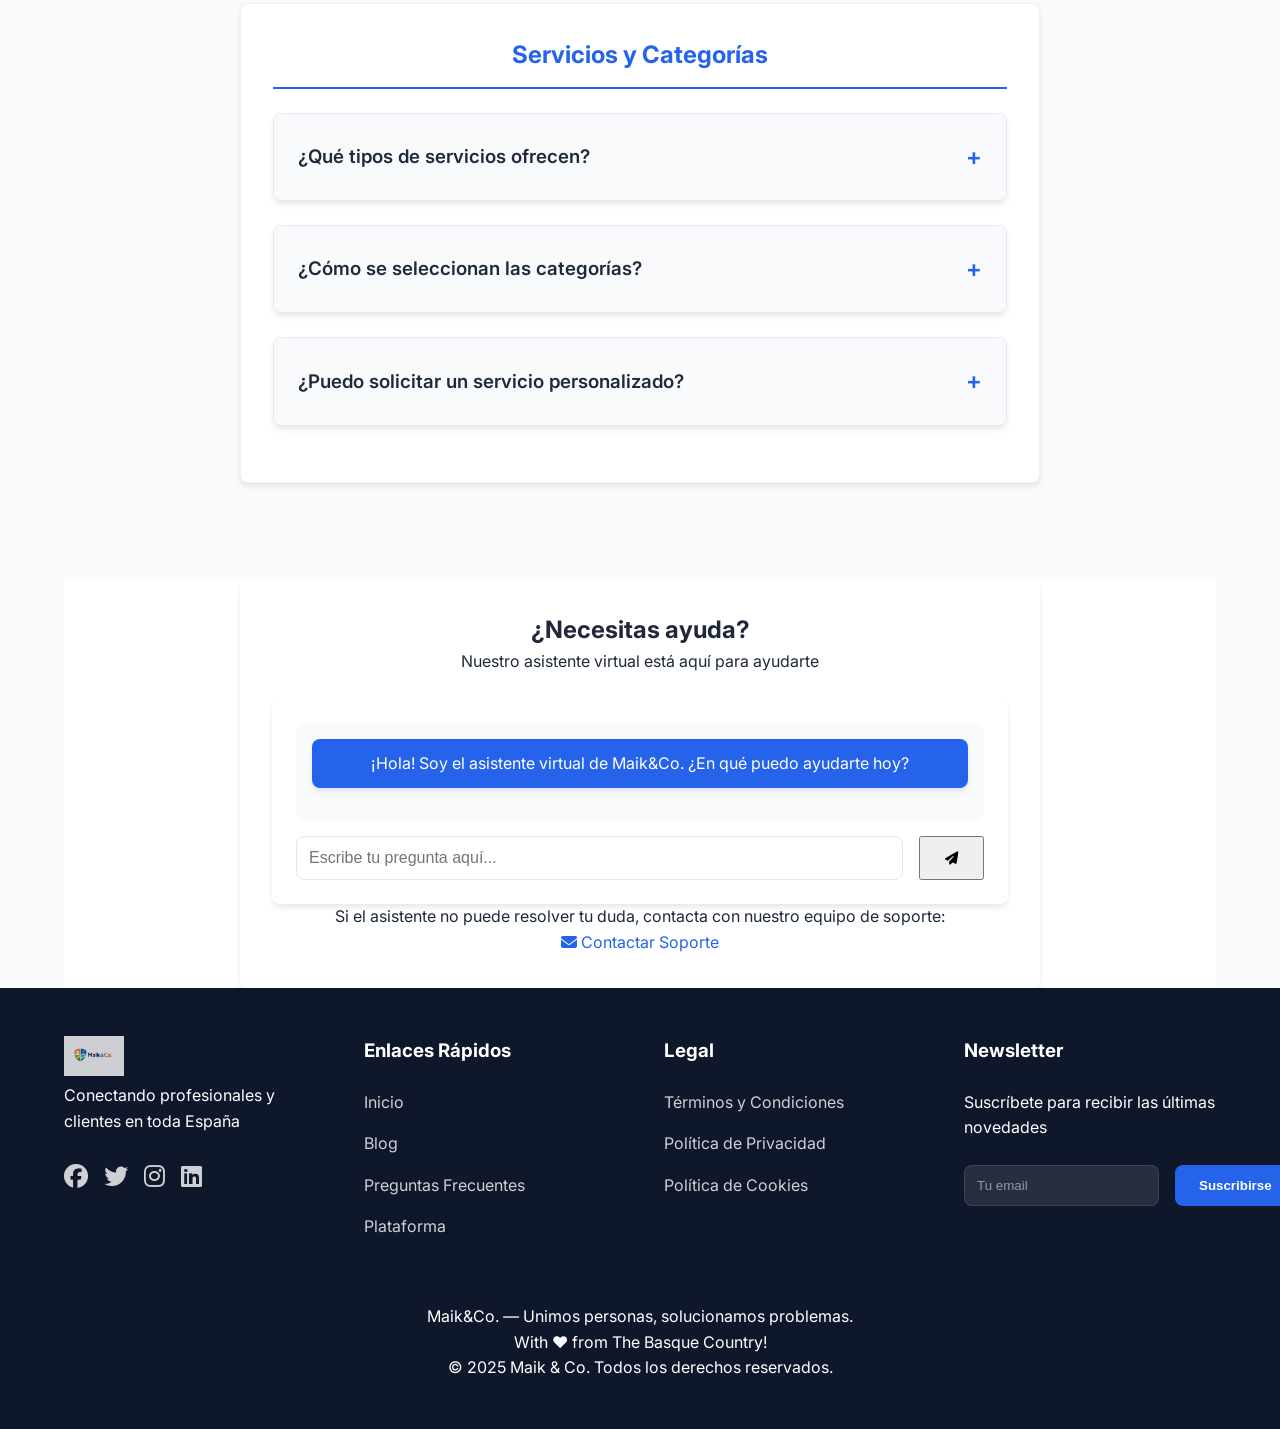
<file: faq.html>
<!DOCTYPE html>
<html lang="es">
<head>
    <meta charset="UTF-8">
    <meta name="viewport" content="width=device-width, initial-scale=1.0">
    <meta name="description" content="Preguntas frecuentes sobre Maik&Co. - Encuentra respuestas a todas tus dudas sobre nuestra plataforma de servicios profesionales.">
    <title>Preguntas Frecuentes - Maik&Co.</title>
    <link rel="icon" type="image/png" href="img/favicon/favicon.png">
    <link rel="apple-touch-icon" href="img/favicon/favicon.png">
    <link rel="stylesheet" href="css/faq.css">
    <link href="https://fonts.googleapis.com/css2?family=Inter:wght@400;500;600;700;800&display=swap" rel="stylesheet">
    <link rel="stylesheet" href="https://cdnjs.cloudflare.com/ajax/libs/font-awesome/6.4.0/css/all.min.css">
    <link href="https://unpkg.com/aos@2.3.1/dist/aos.css" rel="stylesheet">
    <script async src="https://pagead2.googlesyndication.com/pagead/js/adsbygoogle.js?client=ca-pub-2653535060015738"
     crossorigin="anonymous"></script>
</head>
<body>
    <!-- Header -->
    <header class="header">
        <div class="container">
            <nav class="nav-container">
                <a href="index.html" class="logo">
                    <img src="img/Logo/Logo.png" alt="Maik & Co. Logo">
                </a>
                <ul class="nav-links">
                    <li><a href="blog.html">Blog</a></li>
                    <li><a href="faq.html">Preguntas Frecuentes</a></li>
                    <li><a href="profesional.html" class="btn-primary">Plataforma</a></li>
                </ul>
                <button class="mobile-menu-btn" aria-label="Menú">
                    <span></span>
                    <span></span>
                    <span></span>
                </button>
            </nav>
        </div>
    </header>

    <main>
        <!-- Hero FAQ -->
        <section class="hero hero-faq" aria-labelledby="faq-hero-title">
            <div class="container">
                <div class="hero-content" data-aos="fade-up" data-aos-duration="1000">
                    <h1 id="faq-hero-title">¿Cómo podemos ayudarte?</h1>
                    <p>Encuentra respuestas rápidas a tus preguntas más frecuentes sobre nuestra plataforma. Si no encuentras lo que buscas, nuestro asistente virtual está aquí para ayudarte.</p>
                    <div class="hero-actions" data-aos="fade-up" data-aos-delay="200">
                        <a href="#faq-section" class="btn btn-light">
                            <i class="fas fa-chevron-down"></i>
                            Ver Preguntas Frecuentes
                        </a>
                        <a href="#assistant" class="btn btn-outline-light">
                            <i class="fas fa-robot"></i>
                            Hablar con el Asistente
                        </a>
                    </div>
                </div>
            </div>
        </section>

        <!-- FAQ Section -->
        <section class="section section-light" aria-labelledby="faq-title">
            <div class="container">
                <!-- Introducción -->
                <div class="faq-intro" data-aos="fade-up">
                    <h2>Introducción</h2>
                    <p>Conócenos mejor a través de la sección de introducción. Recuerda que siempre podrás contactar con nosotros si necesitas ayuda adicional.</p>
                </div>

                <div class="faq-grid">
                    <!-- Para Clientes -->
                    <div class="faq-category" data-aos="fade-up">
                        <h2 class="faq-category-title">Para Clientes</h2>
                        <div class="faq-section">
                            <article class="faq-item">
                                <h3 class="faq-question">¿Qué es Maik&Co. y qué funcionalidades tiene?</h3>
                                <div class="faq-answer">
                                    <p>Maik&Co. es una plataforma que conecta profesionales autónomos y pequeños negocios con clientes que buscan servicios de calidad. Nuestras principales funcionalidades incluyen:</p>
                                    <ul>
                                        <li>Búsqueda de profesionales verificados</li>
                                        <li>Sistema de valoraciones y reseñas</li>
                                        <li>Chat integrado para comunicación directa</li>
                                        <li>Gestión de pagos seguros</li>
                                        <li>Panel de control personalizado</li>
                                    </ul>
                                </div>
                            </article>
                            <article class="faq-item">
                                <h3 class="faq-question">¿Cómo puedo encontrar el profesional adecuado?</h3>
                                <div class="faq-answer">
                                    <p>Puedes encontrar el profesional perfecto siguiendo estos pasos:</p>
                                    <ol>
                                        <li>Utiliza nuestro buscador avanzado para filtrar por categoría y ubicación</li>
                                        <li>Revisa los perfiles y valoraciones de los profesionales</li>
                                        <li>Compara precios y disponibilidad</li>
                                        <li>Lee las reseñas de otros clientes</li>
                                        <li>Contacta directamente con el profesional a través de nuestra plataforma</li>
                                    </ol>
                                </div>
                            </article>
                            <article class="faq-item">
                                <h3 class="faq-question">¿Cómo funciona el sistema de pagos?</h3>
                                <div class="faq-answer">
                                    <p>Nuestro sistema de pagos es seguro y transparente:</p>
                                    <ul>
                                        <li>Pago seguro a través de pasarelas certificadas</li>
                                        <li>El dinero se mantiene en garantía hasta la finalización del servicio</li>
                                        <li>Múltiples métodos de pago disponibles</li>
                                        <li>Facturación automática</li>
                                        <li>Protección contra fraudes</li>
                                    </ul>
                                </div>
                            </article>
                            <article class="faq-item">
                                <h3 class="faq-question">¿Qué garantías ofrecen?</h3>
                                <div class="faq-answer">
                                    <p>Ofrecemos varias garantías para tu tranquilidad:</p>
                                    <ul>
                                        <li>Verificación de identidad de todos los profesionales</li>
                                        <li>Seguro de responsabilidad civil</li>
                                        <li>Garantía de satisfacción</li>
                                        <li>Soporte 24/7</li>
                                        <li>Política de devolución en caso de insatisfacción</li>
                                    </ul>
                                </div>
                            </article>
                            <article class="faq-item">
                                <h3 class="faq-question">¿Cómo puedo calificar a un profesional?</h3>
                                <div class="faq-answer">
                                    <p>Después de completar un servicio, podrás calificar al profesional:</p>
                                    <ul>
                                        <li>Valoración del 1 al 5 estrellas</li>
                                        <li>Comentarios detallados sobre el servicio</li>
                                        <li>Valoración de aspectos específicos (puntualidad, calidad, precio)</li>
                                        <li>Posibilidad de añadir fotos (opcional)</li>
                                    </ul>
                                </div>
                            </article>
                            <article class="faq-item">
                                <h3 class="faq-question">¿Qué hago si el servicio no cumple mis expectativas?</h3>
                                <div class="faq-answer">
                                    <p>Si el servicio no cumple con tus expectativas:</p>
                                    <ol>
                                        <li>Contacta inmediatamente con nuestro equipo de soporte</li>
                                        <li>Proporciona detalles del problema y pruebas si las tienes</li>
                                        <li>Nuestro equipo evaluará la situación</li>
                                        <li>Te ofreceremos una solución adecuada</li>
                                        <li>En casos graves, podrás solicitar un reembolso</li>
                                    </ol>
                                </div>
                            </article>
                        </div>
                    </div>

                    <!-- Para Profesionales -->
                    <div class="faq-category" data-aos="fade-up" data-aos-delay="100">
                        <h2 class="faq-category-title">Para Profesionales</h2>
                        <div class="faq-section">
                            <article class="faq-item">
                                <h3 class="faq-question">¿Cómo puedo registrarme como profesional?</h3>
                                <div class="faq-answer">
                                    <p>El proceso de registro es sencillo:</p>
                                    <ol>
                                        <li>Completa el formulario de registro</li>
                                        <li>Sube tus documentos y certificaciones</li>
                                        <li>Espera la verificación (24-48 horas)</li>
                                        <li>Completa tu perfil profesional</li>
                                        <li>¡Comienza a recibir clientes!</li>
                                    </ol>
                                </div>
                            </article>
                            <article class="faq-item">
                                <h3 class="faq-question">¿Qué herramientas de gestión ofrecen?</h3>
                                <div class="faq-answer">
                                    <p>Nuestras herramientas de gestión incluyen:</p>
                                    <ul>
                                        <li>Calendario de citas integrado</li>
                                        <li>Gestión de clientes y contactos</li>
                                        <li>Sistema de facturación automática</li>
                                        <li>Estadísticas y análisis de rendimiento</li>
                                        <li>Chat integrado con los clientes</li>
                                    </ul>
                                </div>
                            </article>
                            <article class="faq-item">
                                <h3 class="faq-question">¿Cómo funciona el sistema de valoraciones?</h3>
                                <div class="faq-answer">
                                    <p>El sistema de valoraciones es transparente y justo:</p>
                                    <ul>
                                        <li>Los clientes pueden valorar después de cada servicio</li>
                                        <li>Se consideran múltiples aspectos del servicio</li>
                                        <li>Las valoraciones son verificadas</li>
                                        <li>Puedes responder a las reseñas</li>
                                        <li>Las valoraciones negativas pueden ser revisadas</li>
                                    </ul>
                                </div>
                            </article>
                            <article class="faq-item">
                                <h3 class="faq-question">¿Qué comisiones cobran?</h3>
                                <div class="faq-answer">
                                    <p><strong>Clientes:</strong></p>
                                    <ul>
                                        <li>Gratis: comisión fija del 5% por servicio</li>
                                        <li>Sin suscripciones obligatorias</li>
                                    </ul>
                                    <p style="margin-top: 1rem;"><strong>Profesionales:</strong></p>
                                    <ul>
                                        <li>Gratis para entrar</li>
                                        <li>Comisión del 10-15% por trabajo conseguido</li>
                                        <li>PRO opcional (19€/mes): más visibilidad</li>
                                    </ul>
                                </div>
                            </article>
                            <article class="faq-item">
                                <h3 class="faq-question">¿Cómo puedo destacar mi perfil?</h3>
                                <div class="faq-answer">
                                    <p>Para destacar tu perfil profesional:</p>
                                    <ul>
                                        <li>Completa toda la información de tu perfil</li>
                                        <li>Añade fotos de calidad de tus trabajos</li>
                                        <li>Mantén tus certificaciones actualizadas</li>
                                        <li>Responde rápidamente a las consultas</li>
                                        <li>Mantén buenas valoraciones</li>
                                    </ul>
                                </div>
                            </article>
                            <article class="faq-item">
                                <h3 class="faq-question">¿Qué requisitos necesito para registrarme?</h3>
                                <div class="faq-answer">
                                    <p>Los requisitos básicos son:</p>
                                    <ul>
                                        <li>Documentación de identidad válida</li>
                                        <li>Certificaciones profesionales (si aplica)</li>
                                        <li>Seguro de responsabilidad civil</li>
                                        <li>Cuenta bancaria para recibir pagos</li>
                                        <li>Disponibilidad para servicios</li>
                                    </ul>
                                </div>
                            </article>
                        </div>
                    </div>

                    <!-- Seguridad y Privacidad -->
                    <div class="faq-category" data-aos="fade-up" data-aos-delay="200">
                        <h2 class="faq-category-title">Seguridad y Privacidad</h2>
                        <div class="faq-section">
                            <article class="faq-item">
                                <h3 class="faq-question">¿Cómo protegen mis datos personales?</h3>
                                <div class="faq-answer">
                                    <p>Tu privacidad es nuestra prioridad. Utilizamos:</p>
                                    <ul>
                                        <li>Encriptación de datos de extremo a extremo</li>
                                        <li>Almacenamiento seguro en servidores certificados</li>
                                        <li>Cumplimiento con RGPD y LOPD</li>
                                        <li>Políticas estrictas de privacidad</li>
                                    </ul>
                                </div>
                            </article>
                            <article class="faq-item">
                                <h3 class="faq-question">¿Los pagos son seguros?</h3>
                                <div class="faq-answer">
                                    <p>Sí, todos los pagos se procesan a través de pasarelas de pago certificadas y encriptadas. Además, ofrecemos:</p>
                                    <ul>
                                        <li>Protección contra fraudes</li>
                                        <li>Garantía de devolución</li>
                                        <li>Seguro de responsabilidad civil</li>
                                        <li>Soporte 24/7 para incidencias</li>
                                    </ul>
                                </div>
                            </article>
                            <article class="faq-item">
                                <h3 class="faq-question">¿Cómo puedo gestionar mi privacidad?</h3>
                                <div class="faq-answer">
                                    <p>Puedes gestionar tu privacidad de varias formas:</p>
                                    <ul>
                                        <li>Ajustar la visibilidad de tu perfil</li>
                                        <li>Controlar qué información se muestra</li>
                                        <li>Gestionar permisos de datos</li>
                                        <li>Solicitar eliminación de datos</li>
                                    </ul>
                                </div>
                            </article>
                            <article class="faq-item">
                                <h3 class="faq-question">¿Qué medidas de seguridad tienen?</h3>
                                <div class="faq-answer">
                                    <p>Implementamos múltiples medidas de seguridad:</p>
                                    <ul>
                                        <li>Autenticación de dos factores</li>
                                        <li>Monitoreo de actividad sospechosa</li>
                                        <li>Backups regulares de datos</li>
                                        <li>Certificados SSL de alta seguridad</li>
                                    </ul>
                                </div>
                            </article>
                        </div>
                    </div>

                    <!-- Servicios y Categorías -->
                    <div class="faq-category" data-aos="fade-up" data-aos-delay="300">
                        <h2 class="faq-category-title">Servicios y Categorías</h2>
                        <div class="faq-section">
                            <article class="faq-item">
                                <h3 class="faq-question">¿Qué tipos de servicios ofrecen?</h3>
                                <div class="faq-answer">
                                    <p>Ofrecemos una amplia gama de servicios:</p>
                                    <ul>
                                        <li>Servicios del hogar (limpieza, reparaciones)</li>
                                        <li>Profesionales técnicos (electricistas, fontaneros)</li>
                                        <li>Belleza y bienestar (peluquería, masajes)</li>
                                        <li>Educación y formación (clases particulares)</li>
                                        <li>Servicios empresariales (contabilidad, marketing)</li>
                                    </ul>
                                </div>
                            </article>
                            <article class="faq-item">
                                <h3 class="faq-question">¿Cómo se seleccionan las categorías?</h3>
                                <div class="faq-answer">
                                    <p>Las categorías se seleccionan basándose en:</p>
                                    <ul>
                                        <li>Demanda del mercado</li>
                                        <li>Necesidades de los usuarios</li>
                                        <li>Tendencias actuales</li>
                                        <li>Feedback de la comunidad</li>
                                    </ul>
                                </div>
                            </article>
                            <article class="faq-item">
                                <h3 class="faq-question">¿Puedo solicitar un servicio personalizado?</h3>
                                <div class="faq-answer">
                                    <p>Sí, ofrecemos servicios personalizados:</p>
                                    <ul>
                                        <li>Contacta con nuestro equipo</li>
                                        <li>Describe tus necesidades específicas</li>
                                        <li>Te conectaremos con profesionales adecuados</li>
                                        <li>Recibirás un presupuesto personalizado</li>
                                    </ul>
                                </div>
                            </article>
                        </div>
                    </div>
                </div>

                <!-- Asistente Virtual -->
                <div class="assistant-section" data-aos="fade-up">
                    <div class="assistant-container">
                        <div class="assistant-header">
                            <h2>¿Necesitas ayuda?</h2>
                            <p>Nuestro asistente virtual está aquí para ayudarte</p>
                        </div>
                        <div class="assistant-chat">
                            <div class="chat-messages" id="chat-messages">
                                <div class="message assistant">
                                    <p>¡Hola! Soy el asistente virtual de Maik&Co. ¿En qué puedo ayudarte hoy?</p>
                                </div>
                            </div>
                            <div class="chat-input-container">
                                <input type="text" id="user-input" placeholder="Escribe tu pregunta aquí..." aria-label="Escribe tu pregunta">
                                <button class="btn btn-primary" id="send-message" aria-label="Enviar mensaje">
                                    <i class="fas fa-paper-plane"></i>
                                </button>
                            </div>
                        </div>
                        <div class="assistant-footer">
                            <p>Si el asistente no puede resolver tu duda, contacta con nuestro equipo de soporte:</p>
                            <a href="mailto:soporte@maikco.com" class="btn btn-secondary">
                                <i class="fas fa-envelope"></i> Contactar Soporte
                            </a>
                        </div>
                    </div>
                </div>
            </div>
        </section>
    </main>

    <!-- Footer -->
    <footer class="footer">
        <div class="container">
            <div class="footer-grid">
                <div class="footer-links">
                    <a href="index.html" class="logo">
                        <img src="img/Logo/Logo.png" alt="Maik & Co. Logo">
                    </a>
                    <p>Conectando profesionales y clientes en toda España</p>
                    <div class="social-links">
                        <a href="#" aria-label="Facebook"><i class="fab fa-facebook"></i></a>
                        <a href="#" aria-label="Twitter"><i class="fab fa-twitter"></i></a>
                        <a href="#" aria-label="Instagram"><i class="fab fa-instagram"></i></a>
                        <a href="#" aria-label="LinkedIn"><i class="fab fa-linkedin"></i></a>
                    </div>
                </div>
                
                <div class="footer-links">
                    <h3>Enlaces Rápidos</h3>
                    <ul>
                        <li><a href="index.html">Inicio</a></li>
                        <li><a href="blog.html" target="_blank">Blog</a></li>
                        <li><a href="faq.html">Preguntas Frecuentes</a></li>
                        <li><a href="plataforma.html">Plataforma</a></li>
                    </ul>
                </div>
                
                <div class="footer-links">
                    <h3>Legal</h3>
                    <ul>
                        <li><a href="terminos.html">Términos y Condiciones</a></li>
                        <li><a href="privacidad.html">Política de Privacidad</a></li>
                        <li><a href="cookies.html">Política de Cookies</a></li>
                    </ul>
                </div>
                
                <div class="footer-links">
                    <h3>Newsletter</h3>
                    <p>Suscríbete para recibir las últimas novedades</p>
                    <form class="newsletter-form">
                        <input type="email" placeholder="Tu email" required>
                        <button type="submit" class="btn btn-primary">Suscribirse</button>
                    </form>
                </div>
            </div>
            <div class="text-center mt-4">
                <p>Maik&Co. — Unimos personas, solucionamos problemas.</p>
                <p>With ♥ from The Basque Country!</p>
                <p>&copy; 2025 Maik & Co. Todos los derechos reservados.</p>
            </div>
        </div>
    </footer>

    <script src="https://unpkg.com/aos@2.3.1/dist/aos.js"></script>
    <script src="js/main.js"></script>
    <script src="js/faq.js"></script>
</body>
</html>
</file>
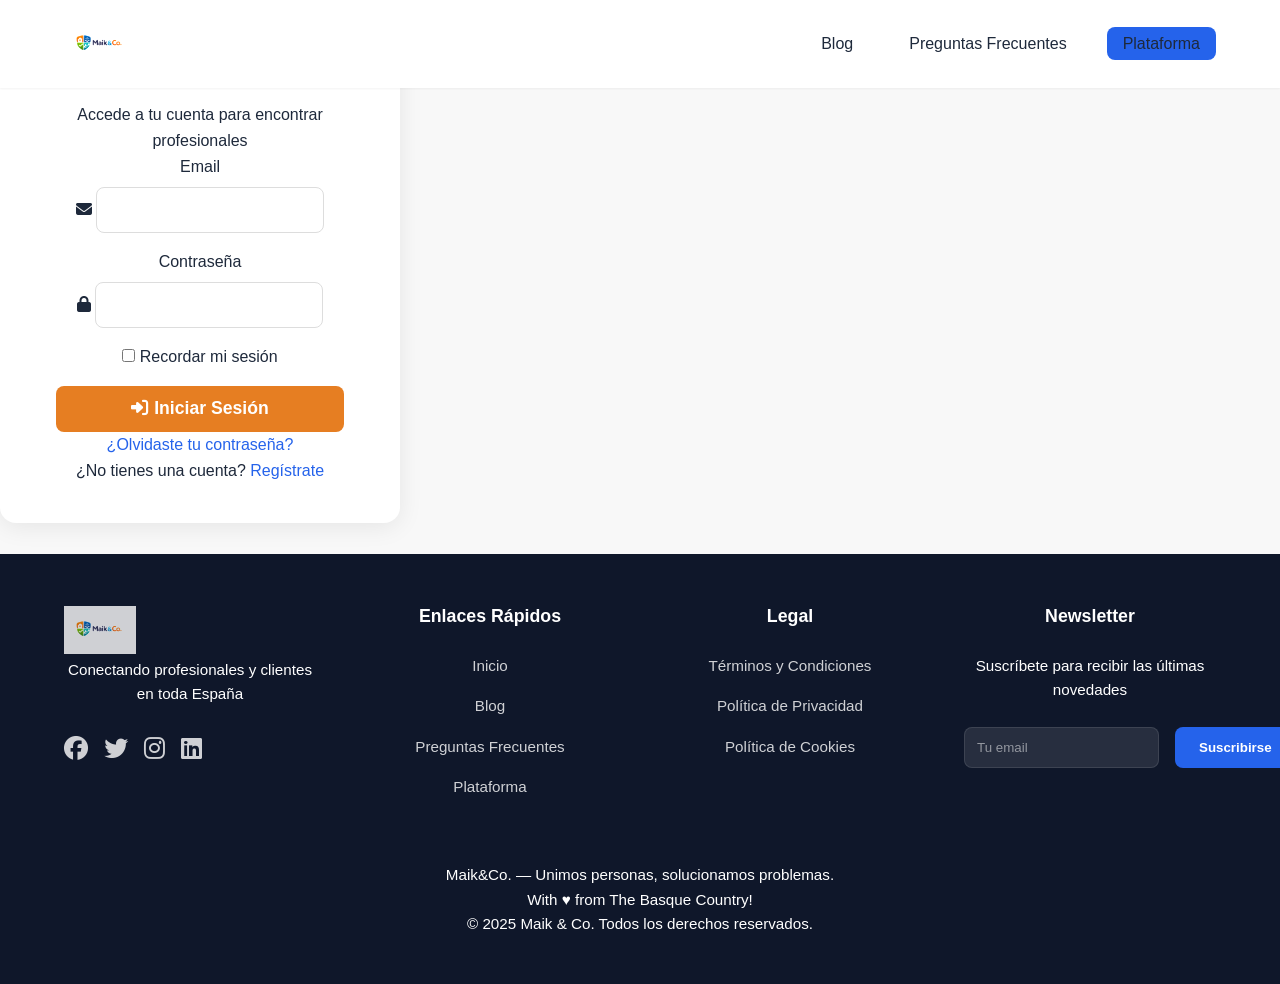
<file: login.html>
<!DOCTYPE html>
<html lang="es">
<head>
    <meta charset="UTF-8">
    <meta name="viewport" content="width=device-width, initial-scale=1.0">
    <title>Iniciar Sesión - Maik & Co.</title>
    <meta name="description" content="Inicia sesión en Maik & Co. y accede a profesionales verificados.">
    
    <!-- Favicon -->
    <link rel="icon" type="image/png" href="img/favicon/favicon.png">
    <link rel="apple-touch-icon" href="img/favicon/favicon.png">
    
    <!-- Fuentes -->
    <link rel="preconnect" href="https://fonts.googleapis.com">
    <link rel="preconnect" href="https://fonts.gstatic.com" crossorigin>
    <link href="https://fonts.googleapis.com/css2?family=Inter:wght@400;500;600;700;800&display=swap" rel="stylesheet">
    
    <!-- Font Awesome -->
    <link rel="stylesheet" href="https://cdnjs.cloudflare.com/ajax/libs/font-awesome/6.4.0/css/all.min.css">
    
    <!-- Estilos -->
    <link rel="stylesheet" href="css/styles.css">
    <link rel="stylesheet" href="css/login.css">
    <!--GOOGLE ADSENSE-->
    <script async src="https://pagead2.googlesyndication.com/pagead/js/adsbygoogle.js?client=ca-pub-2653535060015738"
     crossorigin="anonymous"></script>
</head>
<body>
    <!-- Header -->
    <header class="header">
        <div class="container">
            <nav class="nav-container">
                <a href="index.html" class="logo">
                    <img src="img/Logo/Logo.png" alt="Maik & Co. Logo">
                </a>
                <ul class="nav-links">
                    <li><a href="blog.html" target="_blank">Blog</a></li>
                    <li><a href="faq.html">Preguntas Frecuentes</a></li>
                    <li><a href="mantenimiento.html" class="btn-primary">Plataforma</a></li>
                </ul>
                <button class="mobile-menu-btn" aria-label="Menú">
                    <span></span>
                    <span></span>
                    <span></span>
                </button>
            </nav>
        </div>
    </header>

    <!-- Login Section -->
    <section class="login-section">
        <div class="container">
            <div class="login-container">
                <div class="login-header">
                    <h1>Iniciar Sesión</h1>
                    <p>Accede a tu cuenta para encontrar profesionales</p>
                </div>

                <form class="login-form" id="loginForm">
                    <div class="form-group">
                        <label for="email">Email</label>
                        <div class="input-icon">
                            <i class="fas fa-envelope"></i>
                            <input type="email" id="email" name="email" required>
                        </div>
                    </div>

                    <div class="form-group">
                        <label for="password">Contraseña</label>
                        <div class="input-icon">
                            <i class="fas fa-lock"></i>
                            <input type="password" id="password" name="password" required>
                        </div>
                    </div>

                    <div class="form-group">
                        <label class="checkbox-label">
                            <input type="checkbox" id="remember" name="remember">
                            <span class="checkmark"></span>
                            Recordar mi sesión
                        </label>
                    </div>

                    <button type="submit" class="btn btn-primary btn-lg">
                        <i class="fas fa-sign-in-alt"></i>
                        Iniciar Sesión
                    </button>
                </form>

                <div class="login-links">
                    <p><a href="#" class="forgot-password">¿Olvidaste tu contraseña?</a></p>
                    <p>¿No tienes una cuenta? <a href="registro-cliente.html">Regístrate</a></p>
                </div>
            </div>
        </div>
    </section>

    <!-- Footer -->
    <footer class="footer">
        <div class="container">
            <div class="footer-grid">
                <div class="footer-links">
                    <a href="index.html" class="logo">
                        <img src="img/Logo/Logo.png" alt="Maik & Co. Logo">
                    </a>
                    <p>Conectando profesionales y clientes en toda España</p>
                    <div class="social-links">
                        <a href="#" aria-label="Facebook"><i class="fab fa-facebook"></i></a>
                        <a href="#" aria-label="Twitter"><i class="fab fa-twitter"></i></a>
                        <a href="#" aria-label="Instagram"><i class="fab fa-instagram"></i></a>
                        <a href="#" aria-label="LinkedIn"><i class="fab fa-linkedin"></i></a>
                    </div>
                </div>
                
                <div class="footer-links">
                    <h3>Enlaces Rápidos</h3>
                    <ul>
                        <li><a href="index.html">Inicio</a></li>
                        <li><a href="blog.html" target="_blank">Blog</a></li>
                        <li><a href="faq.html">Preguntas Frecuentes</a></li>
                        <li><a href="plataforma.html">Plataforma</a></li>
                    </ul>
                </div>
                
                <div class="footer-links">
                    <h3>Legal</h3>
                    <ul>
                        <li><a href="terminos.html">Términos y Condiciones</a></li>
                        <li><a href="privacidad.html">Política de Privacidad</a></li>
                        <li><a href="cookies.html">Política de Cookies</a></li>
                    </ul>
                </div>
                
                <div class="footer-links">
                    <h3>Newsletter</h3>
                    <p>Suscríbete para recibir las últimas novedades</p>
                    <form class="newsletter-form">
                        <input type="email" placeholder="Tu email" required>
                        <button type="submit" class="btn btn-primary">Suscribirse</button>
                    </form>
                </div>
            </div>
            <div class="text-center mt-4">
                <p>Maik&Co. — Unimos personas, solucionamos problemas.</p>
                <p>With ♥ from The Basque Country!</p>
                <p>&copy; 2025 Maik & Co. Todos los derechos reservados.</p>
            </div>
        </div>
    </footer>

    <!-- Scripts -->
    <script src="js/main.js"></script>
</body>
</html>
</file>
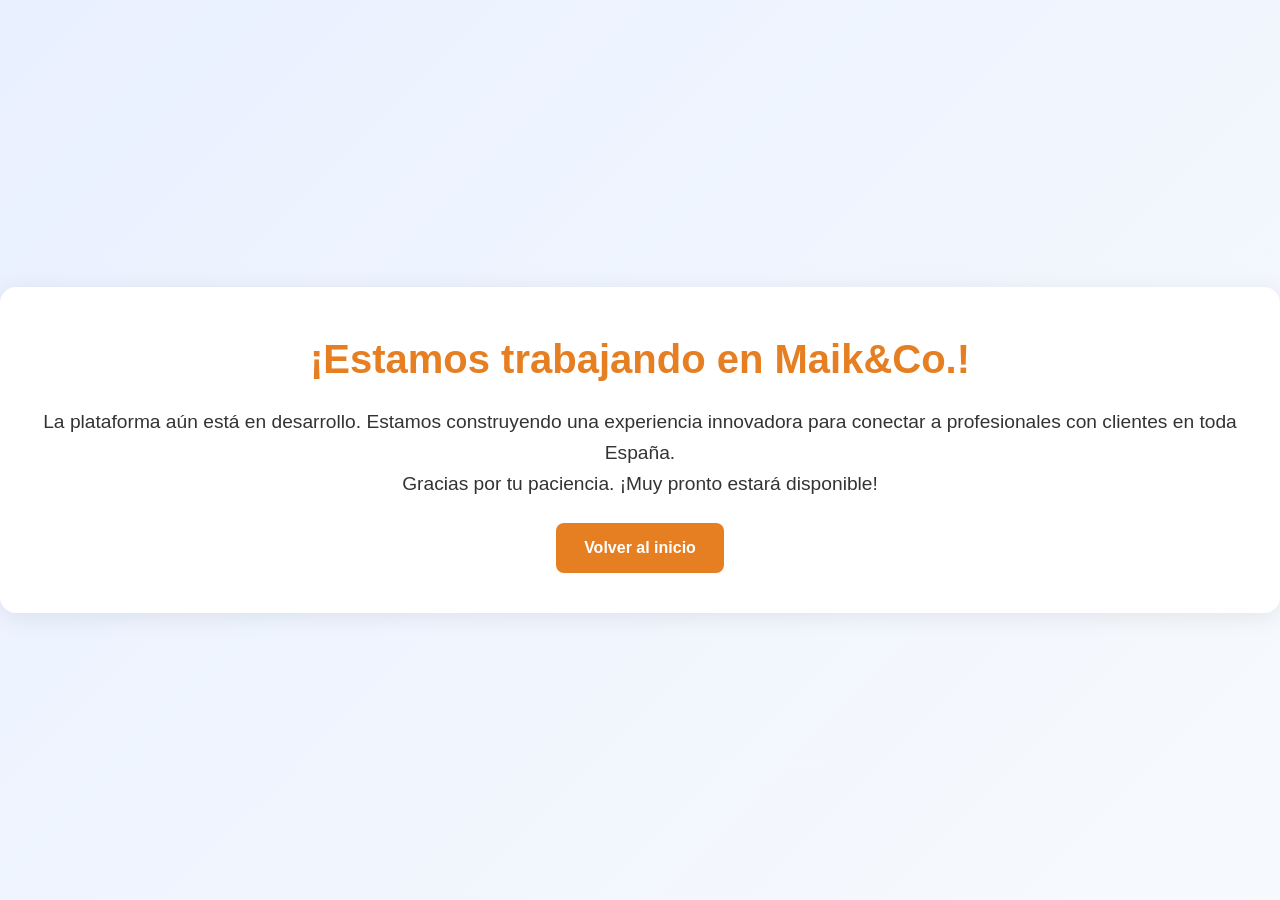
<file: mantenimiento.html>
<!DOCTYPE html>
<html lang="es">
<head>
    <meta charset="UTF-8">
    <meta name="viewport" content="width=device-width, initial-scale=1.0">
    <title>En mantenimiento - Maik & co.</title>
    <link rel="stylesheet" href="css/styles.css">
    <style>
        body {
            display: flex;
            flex-direction: column;
            align-items: center;
            justify-content: center;
            height: 100vh;
            background-color: #f8f8f8;
            font-family: 'Segoe UI', Tahoma, Geneva, Verdana, sans-serif;
        }
        .mantenimiento-container {
            background: #fff;
            padding: 40px 30px;
            border-radius: 16px;
            box-shadow: 0 4px 24px rgba(0,0,0,0.08);
            text-align: center;
        }
        .mantenimiento-container h1 {
            font-size: 2.5rem;
            color: #e67e22;
            margin-bottom: 16px;
        }
        .mantenimiento-container p {
            font-size: 1.2rem;
            color: #333;
            margin-bottom: 24px;
        }
        .mantenimiento-container a {
            display: inline-block;
            padding: 12px 28px;
            background: #e67e22;
            color: #fff;
            border-radius: 8px;
            text-decoration: none;
            font-weight: bold;
            transition: background 0.2s;
        }
        .mantenimiento-container a:hover {
            background: #cf711f;
        }
    </style>
    <!--GOOGLE ADSENSE-->
    <script async src="https://pagead2.googlesyndication.com/pagead/js/adsbygoogle.js?client=ca-pub-2653535060015738"
     crossorigin="anonymous"></script>
</head>
<body>
    <div class="mantenimiento-container">
        <h1>¡Estamos trabajando en Maik&Co.!</h1>
        <p>La plataforma aún está en desarrollo. Estamos construyendo una experiencia innovadora para conectar a profesionales con clientes en toda España.<br>
        Gracias por tu paciencia. ¡Muy pronto estará disponible!</p>
        <a href="index.html">Volver al inicio</a>
    </div>    
</body>
</html>
</file>
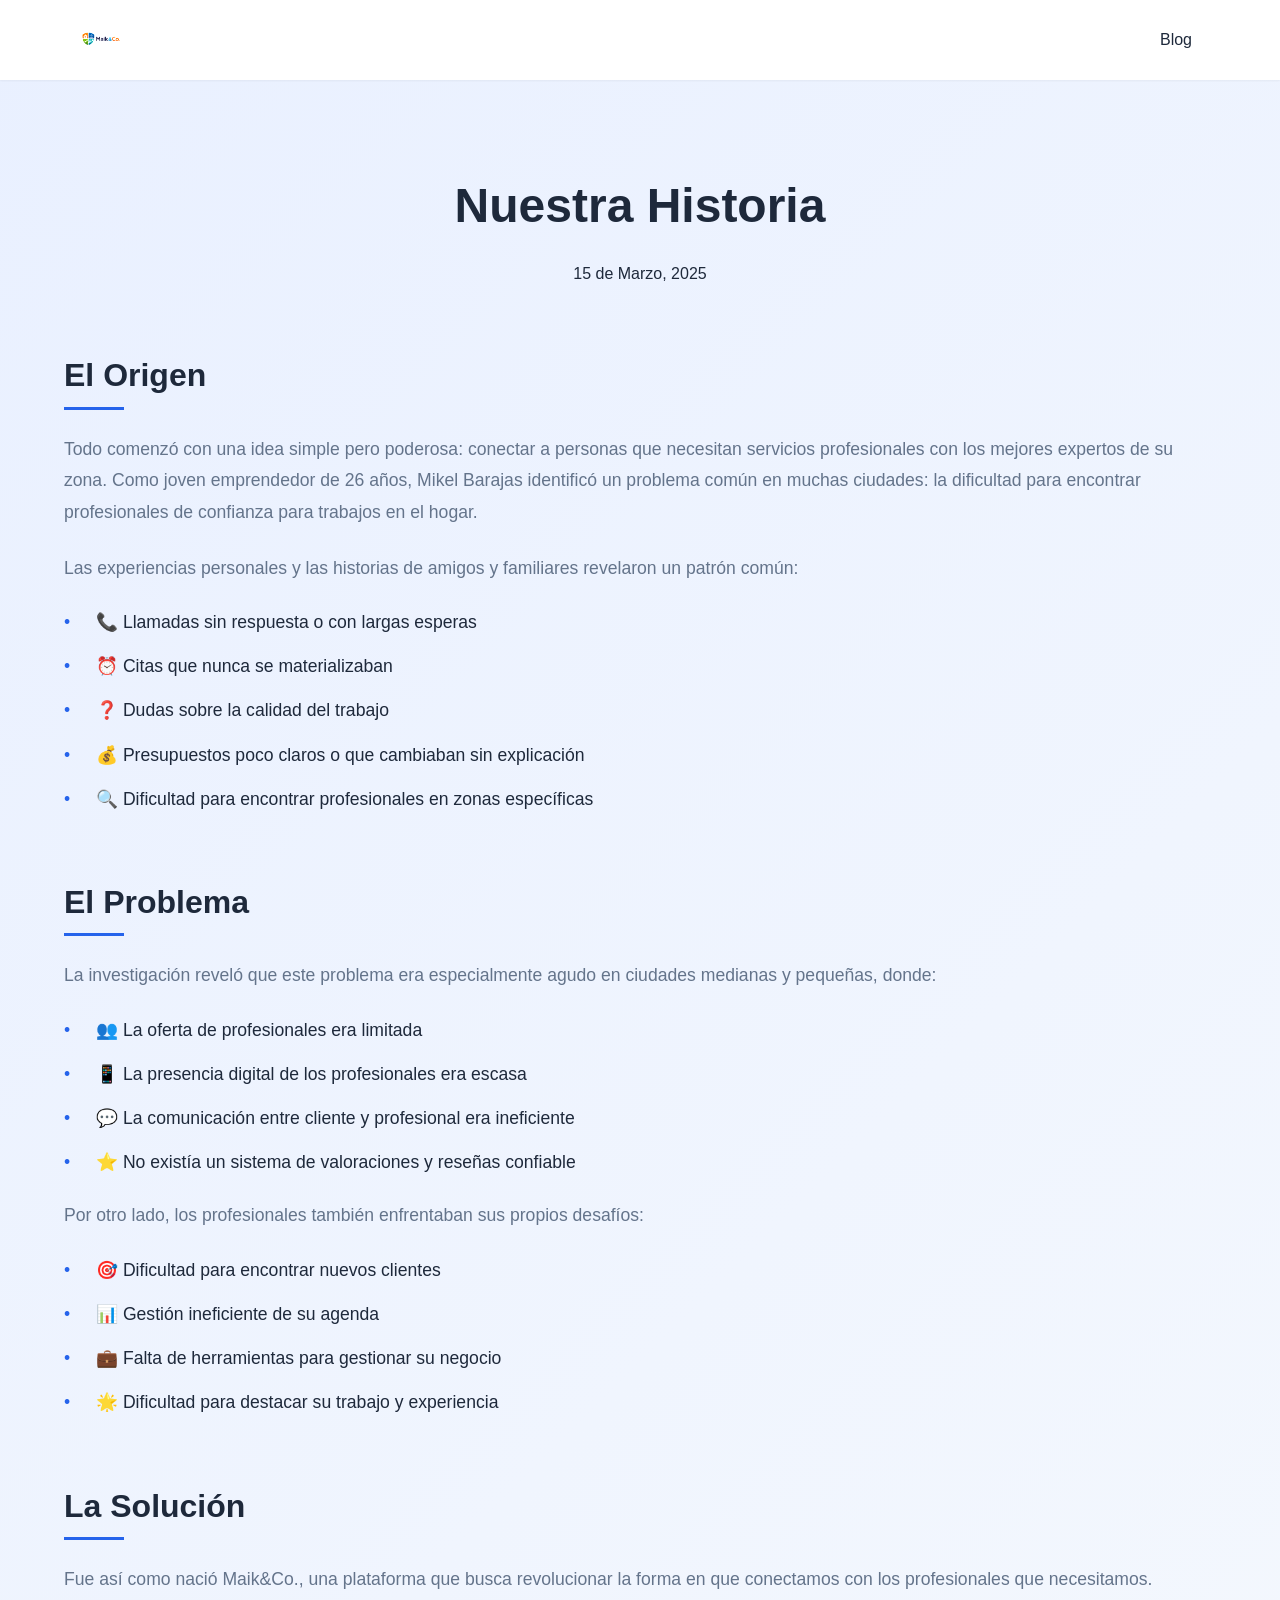
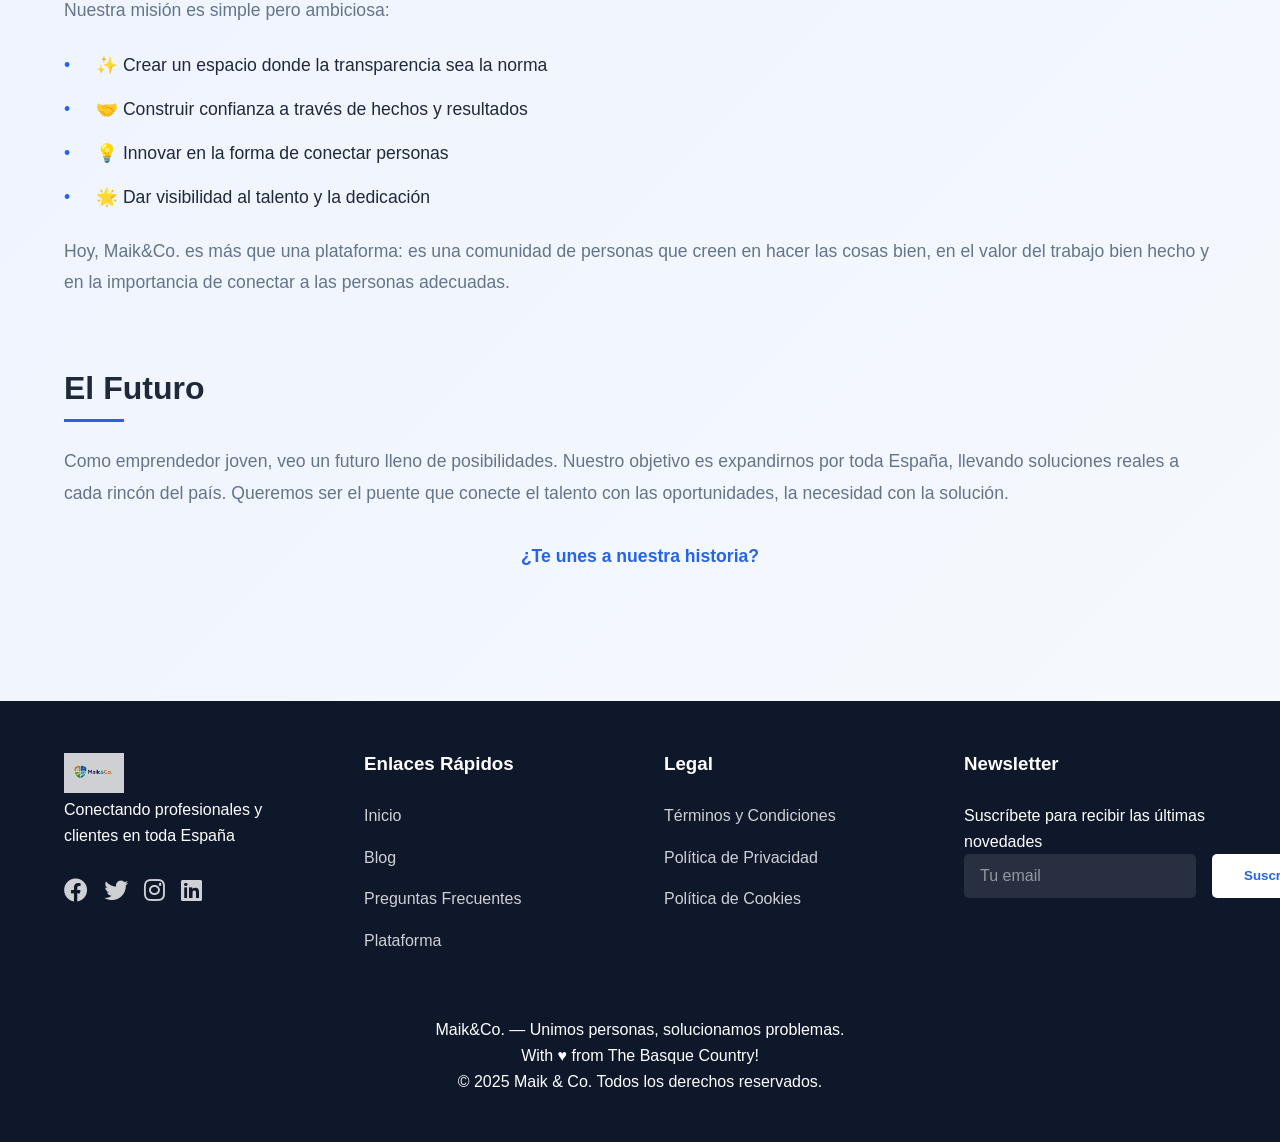
<file: nuestra-historia.html>
<!DOCTYPE html>
<html lang="es">
<head>
    <meta charset="UTF-8">
    <meta name="viewport" content="width=device-width, initial-scale=1.0">
    <title>Nuestra Historia - Maik & Co.</title>
    <link rel="icon" type="image/x-icon" href="img/Logo/Logo.png">
    <link rel="preconnect" href="https://fonts.googleapis.com">
    <link rel="preconnect" href="https://fonts.gstatic.com" crossorigin>
    <link href="https://fonts.googleapis.com/css2?family=Inter:wght@400;500;600;700;800&display=swap" rel="stylesheet">
    <link rel="stylesheet" href="https://cdnjs.cloudflare.com/ajax/libs/font-awesome/6.0.0/css/all.min.css">
    <link rel="stylesheet" href="css/styles.css">
    <link rel="stylesheet" href="css/blog.css">
    <link rel="stylesheet" href="css/nuestra-historia.css">
    <!--GOOGLE ADSENSE-->
    <script async src="https://pagead2.googlesyndication.com/pagead/js/adsbygoogle.js?client=ca-pub-2653535060015738"
     crossorigin="anonymous"></script>
</head>
<body>
    <!-- Header -->
    <header class="header">
        <nav class="nav-container">
            <a href="index.html" class="logo">
                <img src="img/Logo/Logo.png" alt="Maik & Co. Logo">
            </a>
            <button class="mobile-menu-btn" aria-label="Menú">
                <span></span>
                <span></span>
                <span></span>
            </button>
            <ul class="nav-links">
                <li><a href="blog.html" target="_blank">Blog</a></li>
            </ul>
        </nav>
    </header>

    <main>
        <article class="historia-completa">
            <div class="container">
                <div class="historia-header">
                    <h1>Nuestra Historia</h1>
                    <p class="historia-date">15 de Marzo, 2025</p>
                </div>

                <div class="historia-contenido">
                    <section class="historia-seccion">
                        <h2>El Origen</h2>
                        <p>Todo comenzó con una idea simple pero poderosa: conectar a personas que necesitan servicios profesionales con los mejores expertos de su zona. Como joven emprendedor de 26 años, Mikel Barajas identificó un problema común en muchas ciudades: la dificultad para encontrar profesionales de confianza para trabajos en el hogar.</p>
                        
                        <p>Las experiencias personales y las historias de amigos y familiares revelaron un patrón común:</p>
                        
                        <ul class="historia-lista">
                            <li>📞 Llamadas sin respuesta o con largas esperas</li>
                            <li>⏰ Citas que nunca se materializaban</li>
                            <li>❓ Dudas sobre la calidad del trabajo</li>
                            <li>💰 Presupuestos poco claros o que cambiaban sin explicación</li>
                            <li>🔍 Dificultad para encontrar profesionales en zonas específicas</li>
                        </ul>
                    </section>

                    <section class="historia-seccion">
                        <h2>El Problema</h2>
                        <p>La investigación reveló que este problema era especialmente agudo en ciudades medianas y pequeñas, donde:</p>
                        
                        <ul class="historia-lista">
                            <li>👥 La oferta de profesionales era limitada</li>
                            <li>📱 La presencia digital de los profesionales era escasa</li>
                            <li>💬 La comunicación entre cliente y profesional era ineficiente</li>
                            <li>⭐ No existía un sistema de valoraciones y reseñas confiable</li>
                        </ul>

                        <p>Por otro lado, los profesionales también enfrentaban sus propios desafíos:</p>
                        
                        <ul class="historia-lista">
                            <li>🎯 Dificultad para encontrar nuevos clientes</li>
                            <li>📊 Gestión ineficiente de su agenda</li>
                            <li>💼 Falta de herramientas para gestionar su negocio</li>
                            <li>🌟 Dificultad para destacar su trabajo y experiencia</li>
                        </ul>
                    </section>

                    <section class="historia-seccion">
                        <h2>La Solución</h2>
                        <p>Fue así como nació Maik&Co., una plataforma que busca revolucionar la forma en que conectamos con los profesionales que necesitamos. Nuestra misión es simple pero ambiciosa:</p>
                        
                        <ul class="historia-lista">
                            <li>✨ Crear un espacio donde la transparencia sea la norma</li>
                            <li>🤝 Construir confianza a través de hechos y resultados</li>
                            <li>💡 Innovar en la forma de conectar personas</li>
                            <li>🌟 Dar visibilidad al talento y la dedicación</li>
                        </ul>

                        <p>Hoy, Maik&Co. es más que una plataforma: es una comunidad de personas que creen en hacer las cosas bien, en el valor del trabajo bien hecho y en la importancia de conectar a las personas adecuadas.</p>
                    </section>

                    <section class="historia-seccion">
                        <h2>El Futuro</h2>
                        <p>Como emprendedor joven, veo un futuro lleno de posibilidades. Nuestro objetivo es expandirnos por toda España, llevando soluciones reales a cada rincón del país. Queremos ser el puente que conecte el talento con las oportunidades, la necesidad con la solución.</p>

                        <p class="historia-cta">¿Te unes a nuestra historia?</p>
                    </section>
                </div>
            </div>
        </article>
    </main>

    <!-- Footer -->
    <footer class="footer">
        <div class="container">
            <div class="footer-grid">
                <div class="footer-links">
                    <a href="index.html" class="logo">
                        <img src="img/Logo/Logo.png" alt="Maik & Co. Logo">
                    </a>
                    <p>Conectando profesionales y clientes en toda España</p>
                    <div class="social-links">
                        <a href="#" aria-label="Facebook"><i class="fab fa-facebook"></i></a>
                        <a href="#" aria-label="Twitter"><i class="fab fa-twitter"></i></a>
                        <a href="#" aria-label="Instagram"><i class="fab fa-instagram"></i></a>
                        <a href="#" aria-label="LinkedIn"><i class="fab fa-linkedin"></i></a>
                    </div>
                </div>
                
                <div class="footer-links">
                    <h3>Enlaces Rápidos</h3>
                    <ul>
                        <li><a href="index.html">Inicio</a></li>
                        <li><a href="blog.html" target="_blank">Blog</a></li>
                        <li><a href="faq.html">Preguntas Frecuentes</a></li>
                        <li><a href="plataforma.html">Plataforma</a></li>
                    </ul>
                </div>
                
                <div class="footer-links">
                    <h3>Legal</h3>
                    <ul>
                        <li><a href="terminos.html">Términos y Condiciones</a></li>
                        <li><a href="privacidad.html">Política de Privacidad</a></li>
                        <li><a href="cookies.html">Política de Cookies</a></li>
                    </ul>
                </div>
                
                <div class="footer-links">
                    <h3>Newsletter</h3>
                    <p>Suscríbete para recibir las últimas novedades</p>
                    <form class="newsletter-form">
                        <input type="email" placeholder="Tu email" required>
                        <button type="submit" class="btn btn-primary">Suscribirse</button>
                    </form>
                </div>
            </div>
            <div class="text-center mt-4">
                <p>Maik&Co. — Unimos personas, solucionamos problemas.</p>
                <p>With ♥ from The Basque Country!</p>
                <p>&copy; 2025 Maik & Co. Todos los derechos reservados.</p>
            </div>
        </div>
    </footer>

    <script>
        document.addEventListener('DOMContentLoaded', function() {
            // Menú móvil
            const mobileMenuBtn = document.querySelector('.mobile-menu-btn');
            const navLinks = document.querySelector('.nav-links');
            
            mobileMenuBtn.addEventListener('click', function() {
                navLinks.classList.toggle('active');
            });

            // Cerrar menú al hacer clic en un enlace
            document.querySelectorAll('.nav-links a').forEach(link => {
                link.addEventListener('click', () => {
                    navLinks.classList.remove('active');
                });
            });
        });
    </script>
</body>
</html>
</file>
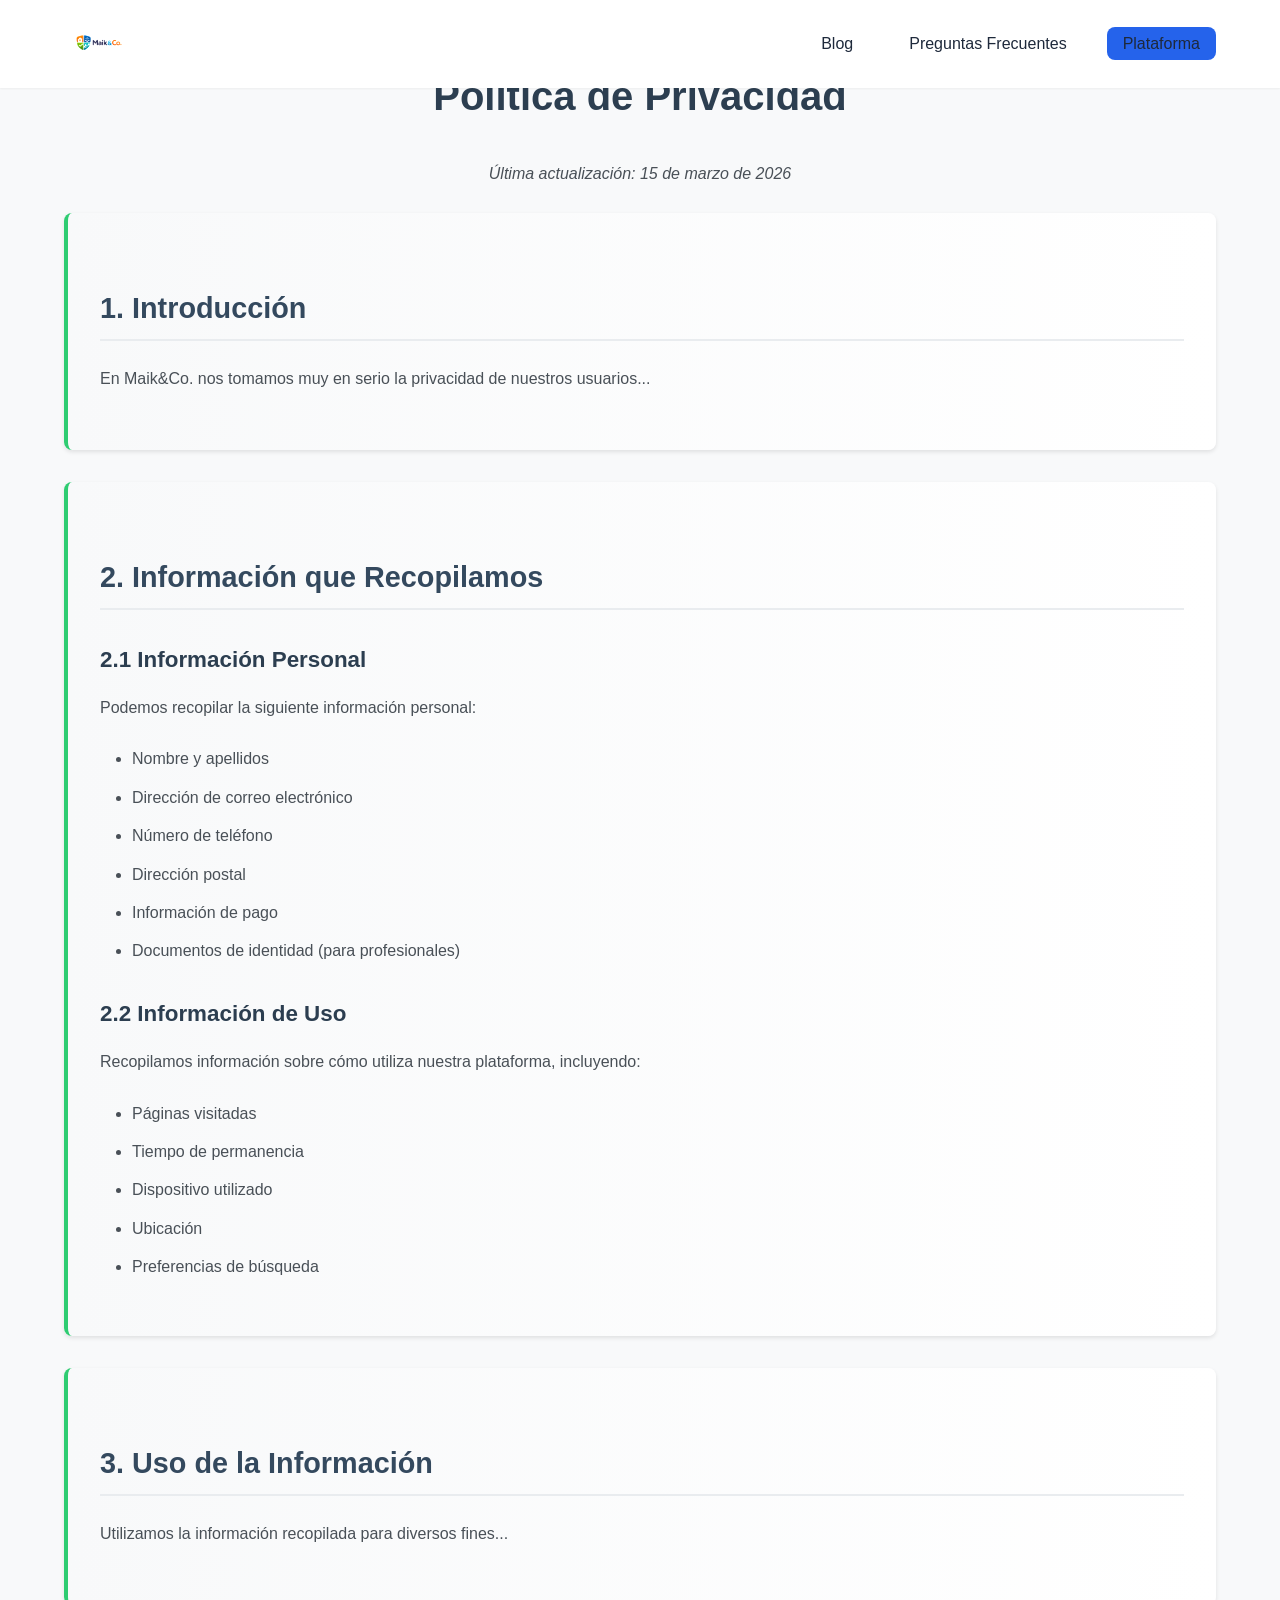
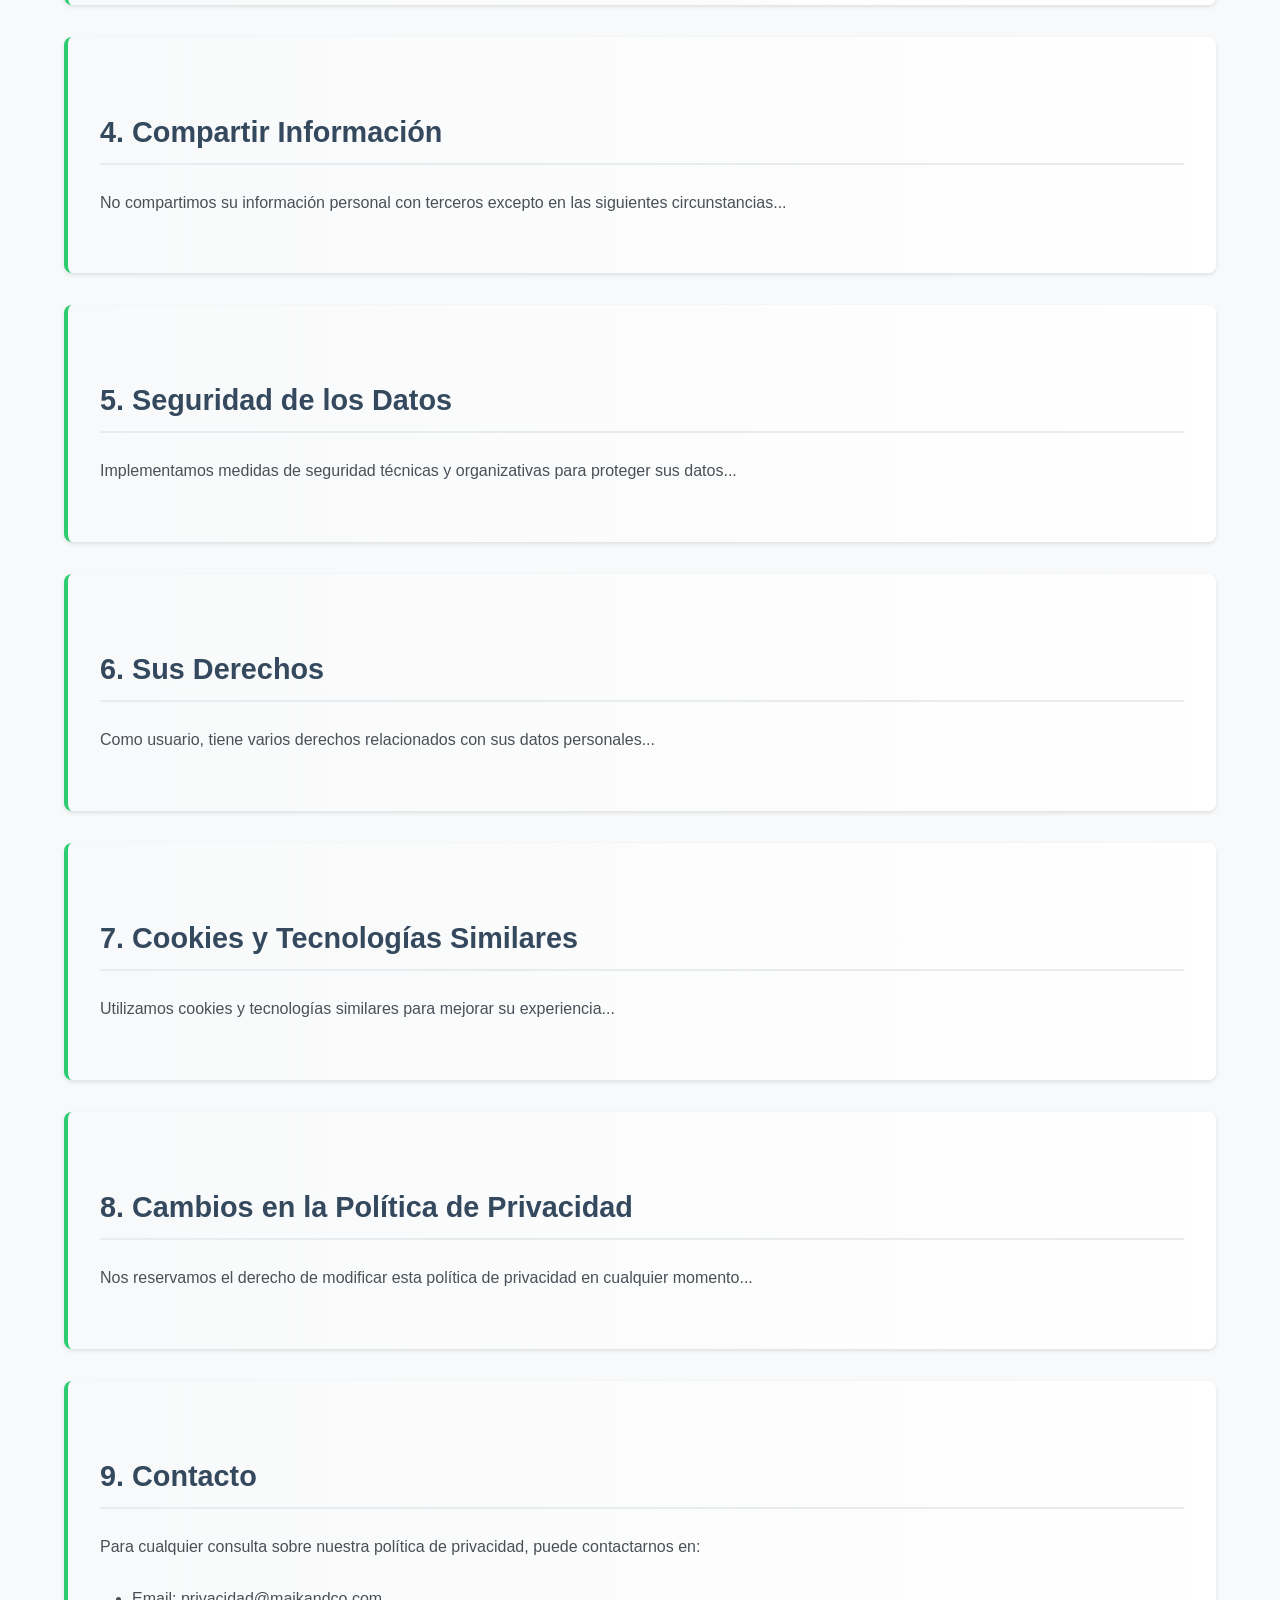
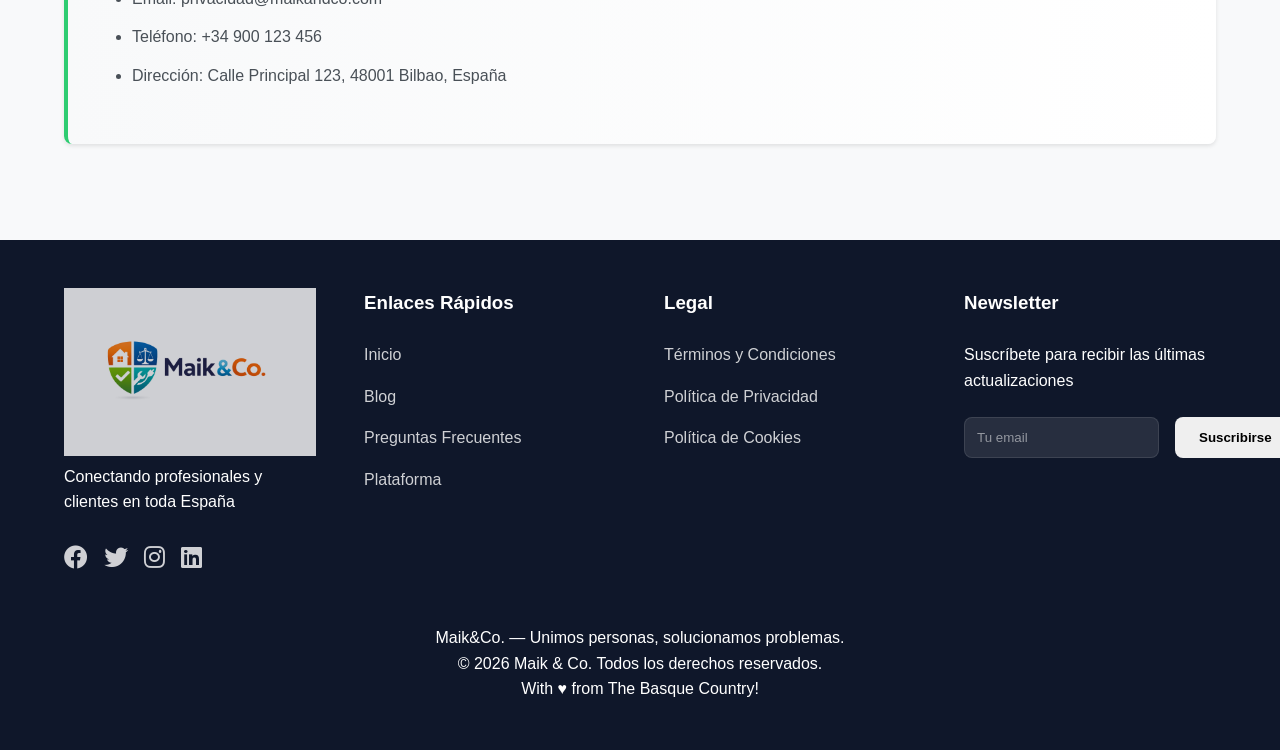
<file: privacidad.html>
<!DOCTYPE html>
<html lang="es">
<head>
    <meta charset="UTF-8">
    <meta name="viewport" content="width=device-width, initial-scale=1.0">
    <title>Política de Privacidad - Maik&Co.</title>
    <link rel="stylesheet" href="css/styles.css">
    <link rel="stylesheet" href="css/legal.css">
    <link rel="stylesheet" href="https://cdnjs.cloudflare.com/ajax/libs/font-awesome/6.0.0/css/all.min.css">
    <link href="https://fonts.googleapis.com/css2?family=Inter:wght@400;500;600;700&display=swap" rel="stylesheet">
    <!--GOOGLE ADSENSE-->
    <script async src="https://pagead2.googlesyndication.com/pagead/js/adsbygoogle.js?client=ca-pub-2653535060015738"
     crossorigin="anonymous"></script>
</head>
<body>
    <!-- Header -->
    <header class="header">
        <div class="container">
            <nav class="nav-container">
                <a href="index.html" class="logo">
                    <img src="img/Logo/Logo.png" alt="Maik & Co. Logo">
                </a>
                <ul class="nav-links">
                    <li><a href="blog.html">Blog</a></li>
                    <li><a href="faq.html">Preguntas Frecuentes</a></li>
                    <li><a href="profesional.html" class="btn-primary">Plataforma</a></li>
                </ul>
                <button class="mobile-menu-btn" aria-label="Menú">
                    <span></span>
                    <span></span>
                    <span></span>
                </button>
            </nav>
        </div>
    </header>

    <!-- Política de Privacidad -->
    <main class="legal-content">
        <div class="container">
            <h1>Política de Privacidad</h1>
            <p class="last-updated">Última actualización: 15 de marzo de 2026</p>

            <section class="legal-section privacy-section">
                <h2>1. Introducción</h2>
                <p>En Maik&Co. nos tomamos muy en serio la privacidad de nuestros usuarios...</p>
            </section>

            <section class="legal-section privacy-section">
                <h2>2. Información que Recopilamos</h2>
                <h3>2.1 Información Personal</h3>
                <p>Podemos recopilar la siguiente información personal:</p>
                <ul>
                    <li>Nombre y apellidos</li>
                    <li>Dirección de correo electrónico</li>
                    <li>Número de teléfono</li>
                    <li>Dirección postal</li>
                    <li>Información de pago</li>
                    <li>Documentos de identidad (para profesionales)</li>
                </ul>

                <h3>2.2 Información de Uso</h3>
                <p>Recopilamos información sobre cómo utiliza nuestra plataforma, incluyendo:</p>
                <ul>
                    <li>Páginas visitadas</li>
                    <li>Tiempo de permanencia</li>
                    <li>Dispositivo utilizado</li>
                    <li>Ubicación</li>
                    <li>Preferencias de búsqueda</li>
                </ul>
            </section>

            <section class="legal-section privacy-section">
                <h2>3. Uso de la Información</h2>
                <p>Utilizamos la información recopilada para diversos fines...</p>
            </section>

            <section class="legal-section privacy-section">
                <h2>4. Compartir Información</h2>
                <p>No compartimos su información personal con terceros excepto en las siguientes circunstancias...</p>
            </section>

            <section class="legal-section privacy-section">
                <h2>5. Seguridad de los Datos</h2>
                <p>Implementamos medidas de seguridad técnicas y organizativas para proteger sus datos...</p>
            </section>

            <section class="legal-section privacy-section">
                <h2>6. Sus Derechos</h2>
                <p>Como usuario, tiene varios derechos relacionados con sus datos personales...</p>
            </section>

            <section class="legal-section privacy-section">
                <h2>7. Cookies y Tecnologías Similares</h2>
                <p>Utilizamos cookies y tecnologías similares para mejorar su experiencia...</p>
            </section>

            <section class="legal-section privacy-section">
                <h2>8. Cambios en la Política de Privacidad</h2>
                <p>Nos reservamos el derecho de modificar esta política de privacidad en cualquier momento...</p>
            </section>

            <section class="legal-section privacy-section">
                <h2>9. Contacto</h2>
                <p>Para cualquier consulta sobre nuestra política de privacidad, puede contactarnos en:</p>
                <ul>
                    <li>Email: privacidad@maikandco.com</li>
                    <li>Teléfono: +34 900 123 456</li>
                    <li>Dirección: Calle Principal 123, 48001 Bilbao, España</li>
                </ul>
            </section>
        </div>
    </main>

    <!-- Footer -->
    <footer class="footer">
        <div class="container">
            <div class="footer-grid">
                <div class="footer-links">
                    <a href="index.html" class="footer-logo">
                        <img src="img/Logo/Logo.png" alt="Maik&Co. Logo">
                    </a>
                    <p>Conectando profesionales y clientes en toda España</p>
                    <div class="social-links">
                        <a href="#" aria-label="Facebook"><i class="fab fa-facebook"></i></a>
                        <a href="#" aria-label="Twitter"><i class="fab fa-twitter"></i></a>
                        <a href="#" aria-label="Instagram"><i class="fab fa-instagram"></i></a>
                        <a href="#" aria-label="LinkedIn"><i class="fab fa-linkedin"></i></a>
                    </div>
                </div>
                <div class="footer-links">
                    <h3>Enlaces Rápidos</h3>
                    <ul>
                        <li><a href="index.html">Inicio</a></li>
                        <li><a href="blog.html">Blog</a></li>
                        <li><a href="faq.html">Preguntas Frecuentes</a></li>
                        <li><a href="profesional.html">Plataforma</a></li>
                    </ul>
                </div>
                <div class="footer-links">
                    <h3>Legal</h3>
                    <ul>
                        <li><a href="terminos.html">Términos y Condiciones</a></li>
                        <li><a href="privacidad.html">Política de Privacidad</a></li>
                        <li><a href="cookies.html">Política de Cookies</a></li>
                    </ul>
                </div>
                <div class="footer-links">
                    <h3>Newsletter</h3>
                    <p>Suscríbete para recibir las últimas actualizaciones</p>
                    <form class="newsletter-form">
                        <input type="email" placeholder="Tu email" required>
                        <button type="submit" class="btn">Suscribirse</button>
                    </form>
                </div>
            </div>
            <div class="footer-bottom text-center mt-4">
                <p>Maik&Co. — Unimos personas, solucionamos problemas.</p>
                <p>© 2026 Maik & Co. Todos los derechos reservados.</p>
                <p>With ♥ from The Basque Country!</p>
            </div>
        </div>
    </footer>

    <script src="js/main.js"></script>
</body>
</html>
</file>
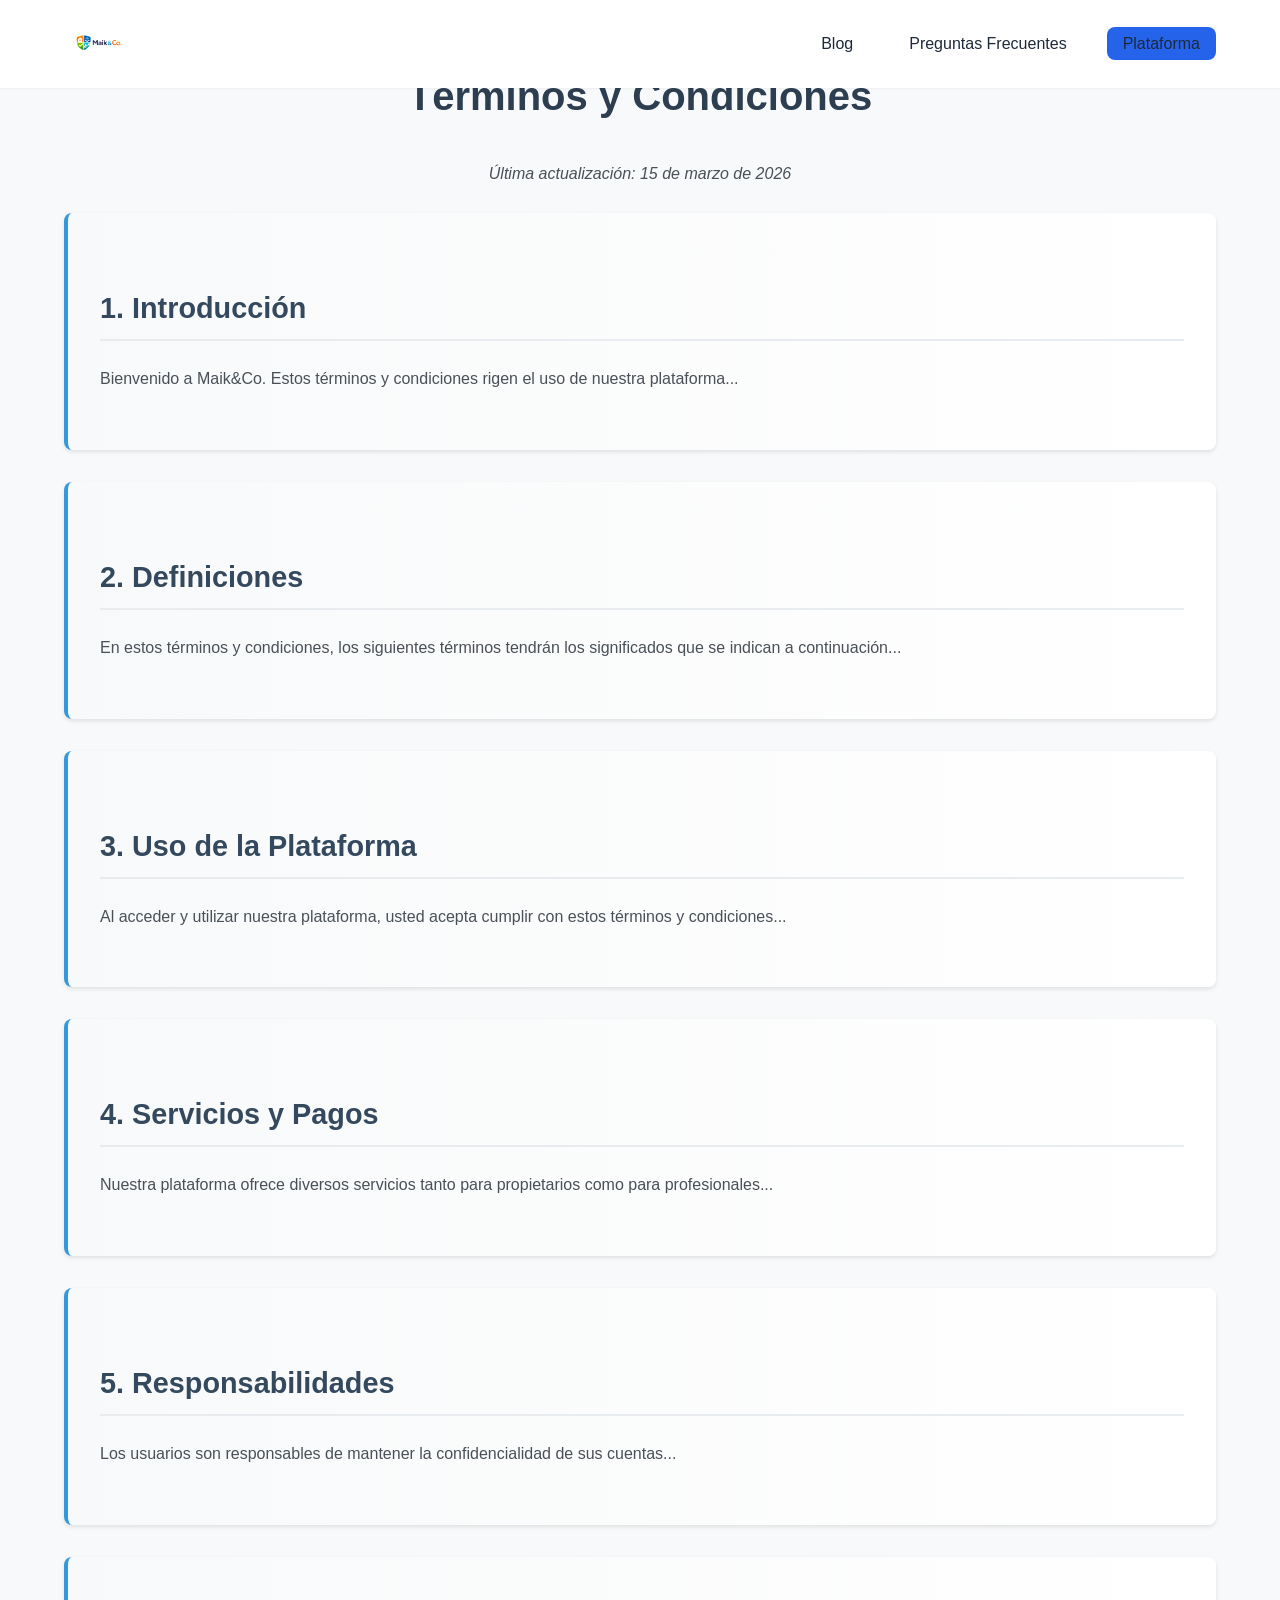
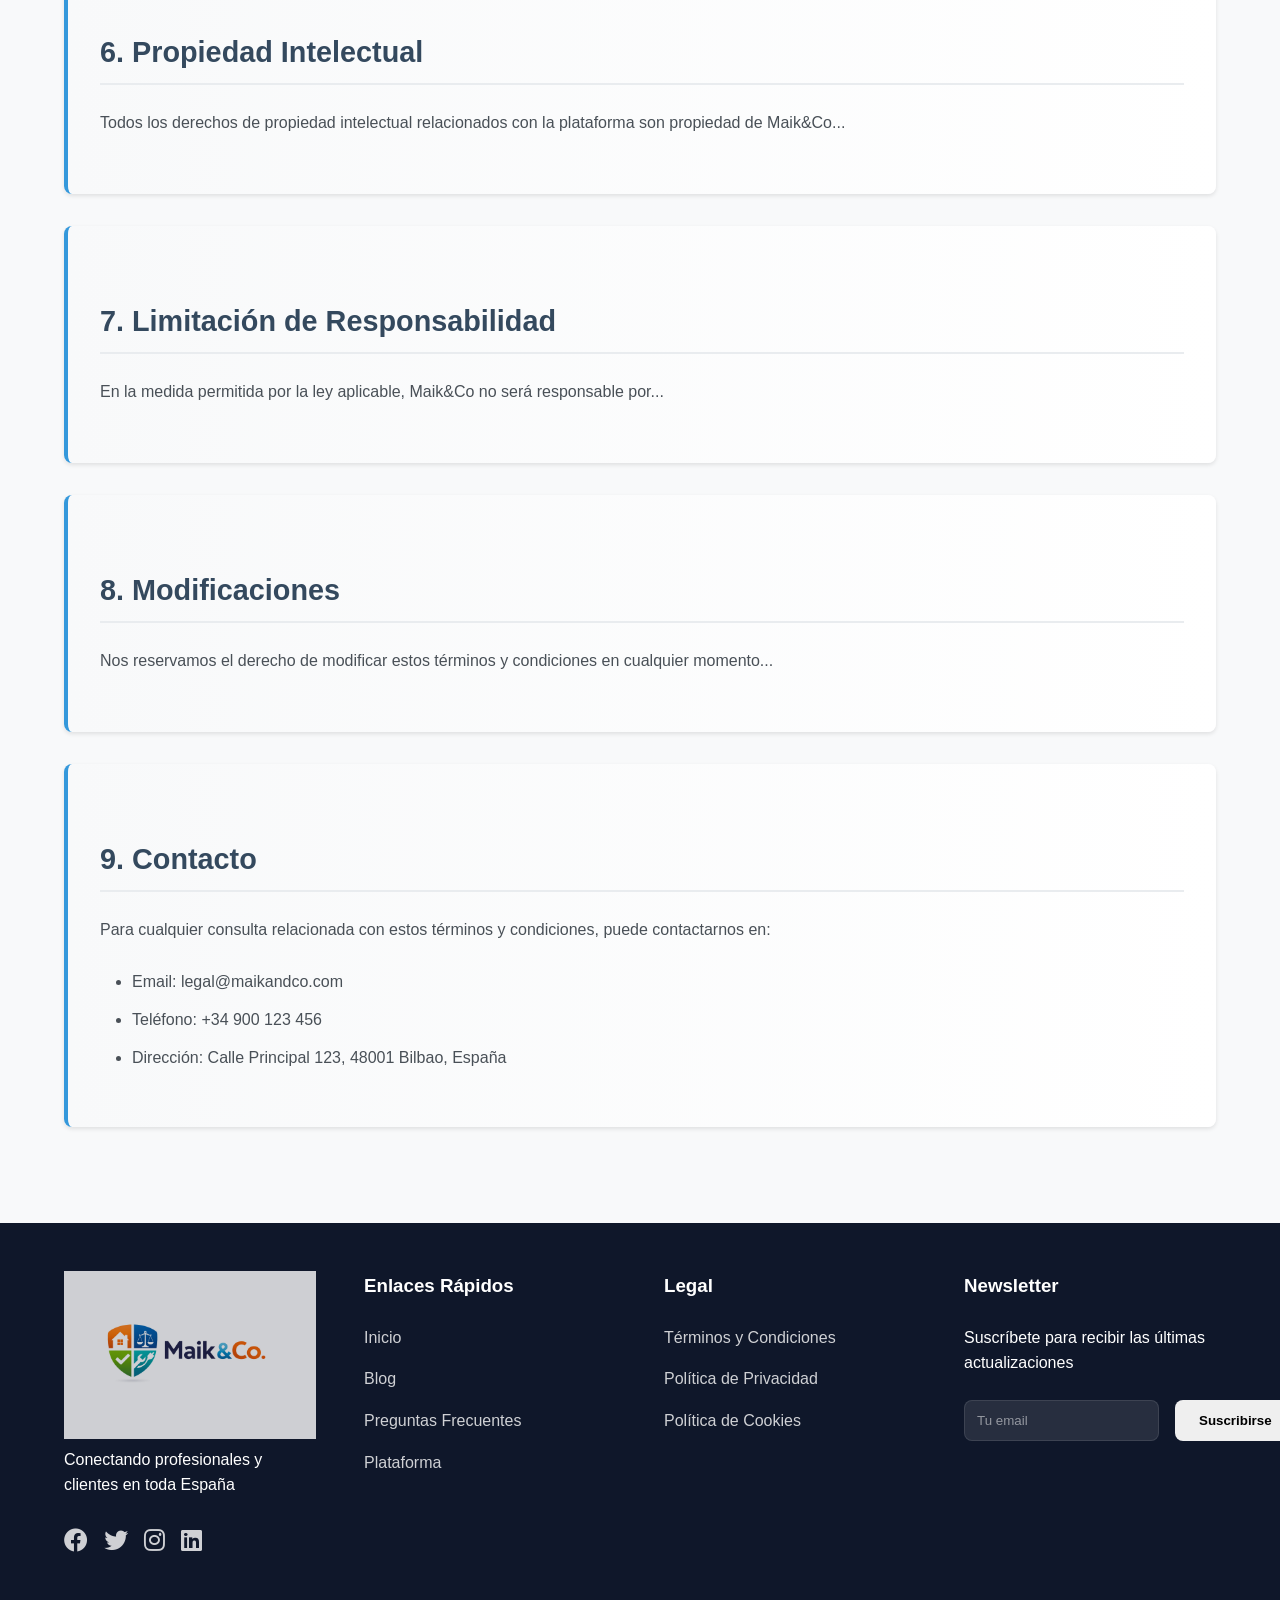
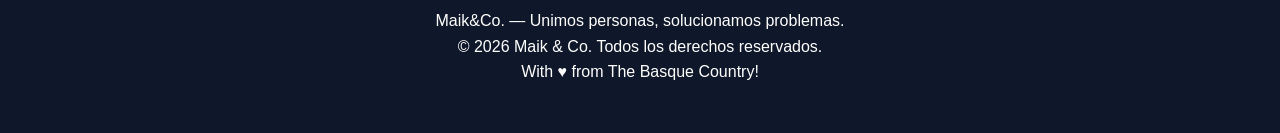
<file: terminos.html>
<!DOCTYPE html>
<html lang="es">
<head>
    <meta charset="UTF-8">
    <meta name="viewport" content="width=device-width, initial-scale=1.0">
    <title>Términos y Condiciones - Maik&Co.</title>
    <link rel="stylesheet" href="css/styles.css">
    <link rel="stylesheet" href="css/legal.css">
    <link rel="stylesheet" href="https://cdnjs.cloudflare.com/ajax/libs/font-awesome/6.0.0/css/all.min.css">
    <link href="https://fonts.googleapis.com/css2?family=Inter:wght@400;500;600;700&display=swap" rel="stylesheet">
    <!--GOOGLE ADSENSE-->
    <script async src="https://pagead2.googlesyndication.com/pagead/js/adsbygoogle.js?client=ca-pub-2653535060015738"
     crossorigin="anonymous"></script>
</head>
<body>
    <!-- Header -->
    <header class="header">
        <div class="container">
            <nav class="nav-container">
                <a href="index.html" class="logo">
                    <img src="img/Logo/Logo.png" alt="Maik & Co. Logo">
                </a>
                <ul class="nav-links">
                    <li><a href="blog.html">Blog</a></li>
                    <li><a href="faq.html">Preguntas Frecuentes</a></li>
                    <li><a href="profesional.html" class="btn-primary">Plataforma</a></li>
                </ul>
                <button class="mobile-menu-btn" aria-label="Menú">
                    <span></span>
                    <span></span>
                    <span></span>
                </button>
            </nav>
        </div>
    </header>

    <!-- Términos y Condiciones -->
    <main class="legal-content">
        <div class="container">
            <h1>Términos y Condiciones</h1>
            <p class="last-updated">Última actualización: 15 de marzo de 2026</p>

            <section class="legal-section terms-section">
                <h2>1. Introducción</h2>
                <p>Bienvenido a Maik&Co. Estos términos y condiciones rigen el uso de nuestra plataforma...</p>
            </section>

            <section class="legal-section terms-section">
                <h2>2. Definiciones</h2>
                <p>En estos términos y condiciones, los siguientes términos tendrán los significados que se indican a continuación...</p>
            </section>

            <section class="legal-section terms-section">
                <h2>3. Uso de la Plataforma</h2>
                <p>Al acceder y utilizar nuestra plataforma, usted acepta cumplir con estos términos y condiciones...</p>
            </section>

            <section class="legal-section terms-section">
                <h2>4. Servicios y Pagos</h2>
                <p>Nuestra plataforma ofrece diversos servicios tanto para propietarios como para profesionales...</p>
            </section>

            <section class="legal-section terms-section">
                <h2>5. Responsabilidades</h2>
                <p>Los usuarios son responsables de mantener la confidencialidad de sus cuentas...</p>
            </section>

            <section class="legal-section terms-section">
                <h2>6. Propiedad Intelectual</h2>
                <p>Todos los derechos de propiedad intelectual relacionados con la plataforma son propiedad de Maik&Co...</p>
            </section>

            <section class="legal-section terms-section">
                <h2>7. Limitación de Responsabilidad</h2>
                <p>En la medida permitida por la ley aplicable, Maik&Co no será responsable por...</p>
            </section>

            <section class="legal-section terms-section">
                <h2>8. Modificaciones</h2>
                <p>Nos reservamos el derecho de modificar estos términos y condiciones en cualquier momento...</p>
            </section>

            <section class="legal-section terms-section">
                <h2>9. Contacto</h2>
                <p>Para cualquier consulta relacionada con estos términos y condiciones, puede contactarnos en:</p>
                <ul>
                    <li>Email: legal@maikandco.com</li>
                    <li>Teléfono: +34 900 123 456</li>
                    <li>Dirección: Calle Principal 123, 48001 Bilbao, España</li>
                </ul>
            </section>
        </div>
    </main>

    <!-- Footer -->
    <footer class="footer">
        <div class="container">
            <div class="footer-grid">
                <div class="footer-links">
                    <a href="index.html" class="footer-logo">
                        <img src="img/Logo/Logo.png" alt="Maik&Co. Logo">
                    </a>
                    <p>Conectando profesionales y clientes en toda España</p>
                    <div class="social-links">
                        <a href="#" aria-label="Facebook"><i class="fab fa-facebook"></i></a>
                        <a href="#" aria-label="Twitter"><i class="fab fa-twitter"></i></a>
                        <a href="#" aria-label="Instagram"><i class="fab fa-instagram"></i></a>
                        <a href="#" aria-label="LinkedIn"><i class="fab fa-linkedin"></i></a>
                    </div>
                </div>
                <div class="footer-links">
                    <h3>Enlaces Rápidos</h3>
                    <ul>
                        <li><a href="index.html">Inicio</a></li>
                        <li><a href="blog.html">Blog</a></li>
                        <li><a href="faq.html">Preguntas Frecuentes</a></li>
                        <li><a href="profesional.html">Plataforma</a></li>
                    </ul>
                </div>
                <div class="footer-links">
                    <h3>Legal</h3>
                    <ul>
                        <li><a href="terminos.html">Términos y Condiciones</a></li>
                        <li><a href="privacidad.html">Política de Privacidad</a></li>
                        <li><a href="cookies.html">Política de Cookies</a></li>
                    </ul>
                </div>
                <div class="footer-links">
                    <h3>Newsletter</h3>
                    <p>Suscríbete para recibir las últimas actualizaciones</p>
                    <form class="newsletter-form">
                        <input type="email" placeholder="Tu email" required>
                        <button type="submit" class="btn">Suscribirse</button>
                    </form>
                </div>
            </div>
            <div class="footer-bottom text-center mt-4">
                <p>Maik&Co. — Unimos personas, solucionamos problemas.</p>
                <p>© 2026 Maik & Co. Todos los derechos reservados.</p>
                <p>With ♥ from The Basque Country!</p>
            </div>
        </div>
    </footer>

    <script src="js/main.js"></script>
</body>
</html>
</file>
<file: css/styles.css>
/* Variables globales */
:root {
    /* Colores */
    --primary-color: #2563eb;
    --primary-dark: #1d4ed8;
    --secondary-color: #64748b;
    --accent-color: #f59e0b;
    --text-color: #1e293b;
    --text-light: #64748b;
    --background-light: #f8fafc;
    --background-dark: #0f172a;
    --white: #ffffff;
    --error: #ef4444;
    --success: #22c55e;
    
    /* Espaciado */
    --spacing-xs: 0.5rem;
    --spacing-sm: 1rem;
    --spacing-md: 1.5rem;
    --spacing-lg: 2rem;
    --spacing-xl: 3rem;
    
    /* Bordes */
    --border-radius: 0.5rem;
    --border-color: #e2e8f0;
    
    /* Sombras */
    --shadow-sm: 0 1px 2px rgba(0, 0, 0, 0.05);
    --shadow-md: 0 4px 6px -1px rgba(0, 0, 0, 0.1);
    --shadow-lg: 0 10px 15px -3px rgba(0, 0, 0, 0.1);
    
    /* Transiciones */
    --transition: all 0.3s ease;
}

/* Reset y estilos base */
* {
    margin: 0;
    padding: 0;
    box-sizing: border-box;
}

/* Indicador de conexión */
.connection-status {
    position: fixed;
    top: 0;
    left: 0;
    right: 0;
    background: var(--error);
    color: white;
    padding: 0.5rem 1rem;
    text-align: center;
    font-size: 0.875rem;
    font-weight: 500;
    z-index: 10000;
    display: flex;
    align-items: center;
    justify-content: center;
    gap: 0.5rem;
    transform: translateY(-100%);
    transition: transform 0.3s ease;
    opacity: 0;
    visibility: hidden;
}

.connection-status.show {
    transform: translateY(0);
    opacity: 1;
    visibility: visible;
}

.connection-status.online {
    background: var(--success);
}

.connection-status i {
    font-size: 1rem;
}

/* Estilos para formularios modales */
.modal-form {
    display: none;
}

.modal-form.active {
    display: block;
}

body {
    background: linear-gradient(135deg, #e9f0ff 0%, #f7fafd 100%);
    font-family: 'Segoe UI', 'Roboto', Arial, sans-serif;
    line-height: 1.6;
    color: var(--text-color);
}

img {
    max-width: 100%;
    height: auto;
}

a {
    color: var(--primary-color);
    text-decoration: none;
    transition: var(--transition);
}

a:hover {
    color: var(--primary-dark);
}

/* Layout */
.container {
    max-width: 1200px;
    margin: 0 auto;
    padding: 0 var(--spacing-md);
}

.section {
    padding: var(--spacing-xl) 0;
}

.section-light {
    background-color: var(--white);
}

.section-title {
    font-size: 2.5rem;
    font-weight: 800;
    text-align: center;
    margin-bottom: var(--spacing-xl);
    color: var(--text-color);
}

.section-subtitle {
    text-align: center;
    margin-top: -1rem;
    margin-bottom: var(--spacing-lg);
    color: var(--text-light);
    font-size: 1.05rem;
}

/* Header y Navegación */
.header {
    background-color: var(--white);
    box-shadow: var(--shadow-sm);
    position: fixed;
    width: 100%;
    top: 0;
    z-index: 1000;
    transition: var(--transition);
}

.header.hidden {
    transform: translateY(-100%);
}

.nav-container {
    display: flex;
    justify-content: space-between;
    align-items: center;
    padding: var(--spacing-sm) 0;
}

.logo {
    display: flex;
    align-items: center;
    padding: 0.25rem 0;
    transition: transform 0.2s ease;
}

.logo:hover {
    transform: scale(1.05);
}

.logo img {
    height: 48px;
    width: auto;
    object-fit: contain;
    image-rendering: -webkit-optimize-contrast;
    image-rendering: crisp-edges;
    filter: brightness(1.05) contrast(1.1);
    transition: filter 0.3s ease;
}

.logo:hover img {
    filter: brightness(1.1) contrast(1.15);
}

.nav-links {
    display: flex;
    gap: var(--spacing-md);
    list-style: none;
    align-items: center;
}

.nav-links a {
    color: var(--text-color);
    font-weight: 500;
    padding: var(--spacing-xs) var(--spacing-sm);
    border-radius: var(--border-radius);
}

.nav-links a:hover {
    background-color: var(--background-light);
}

/* Estilo específico para el botón Plataforma en el header */
.nav-links .btn-primary {
    transition: transform 0.2s ease;
}

.nav-links .btn-primary:hover {
    transform: scale(1.05);
    background-color: var(--primary-dark);
    color: var(--white);
}

.mobile-menu-btn {
    display: none;
    background: none;
    border: none;
    cursor: pointer;
    padding: var(--spacing-xs);
}

.mobile-menu-btn span {
    display: block;
    width: 25px;
    height: 2px;
    background-color: var(--text-color);
    margin: 5px 0;
    transition: var(--transition);
}

/* Hero Section */
.hero {
    background: url('../img/Logo/Logo.png') center/cover no-repeat;
    color: var(--white);
    padding: calc(var(--spacing-xl) * 2) 0;
    margin-top: 72px;
    text-align: center;
    position: relative;
}

.hero::before {
    content: '';
    position: absolute;
    top: 0;
    left: 0;
    right: 0;
    bottom: 0;
    background: linear-gradient(135deg, rgba(37, 99, 235, 0.6), rgba(29, 78, 216, 0.6));
    z-index: 1;
}

.hero-content {
    max-width: 800px;
    margin: 0 auto;
    padding: 0 var(--spacing-md);
    position: relative;
    z-index: 2;
}

.hero h1 {
    font-size: 3.5rem;
    font-weight: 800;
    margin-bottom: var(--spacing-md);
    line-height: 1.2;
    color: #ffffff;
    text-shadow: 2px 2px 4px rgba(0, 0, 0, 0.3);
}

.hero p {
    font-size: 1.25rem;
    margin-bottom: var(--spacing-lg);
    opacity: 0.9;
    color: #ffffff;
    text-shadow: 1px 1px 2px rgba(0, 0, 0, 0.2);
}

.hero-cta {
    display: flex;
    gap: var(--spacing-md);
    justify-content: center;
}

/* Botones */
.btn {
    display: inline-block;
    padding: 0.75rem 1.5rem;
    border-radius: var(--border-radius);
    font-weight: 600;
    text-align: center;
    cursor: pointer;
    transition: var(--transition);
    border: none;
}

.btn-primary {
    background-color: var(--primary-color);
    color: var(--white);
}

.btn-primary:hover {
    background-color: var(--primary-dark);
    color: var(--white);
}

.btn-secondary {
    background-color: var(--white);
    color: var(--primary-color);
}

.btn-secondary:hover {
    background-color: var(--background-light);
}

.btn-large {
    padding: 1rem 2rem;
    font-size: 1.1rem;
}

/* Buscador */
.search-section {
    background-color: var(--white);
    padding: var(--spacing-lg) 0;
    margin-top: -50px;
    position: relative;
    z-index: 2;
}

.search-container {
    background-color: var(--white);
    border-radius: var(--border-radius);
    box-shadow: var(--shadow-lg);
    padding: var(--spacing-lg);
    max-width: 800px;
    margin: 0 auto;
}

.search-form {
    display: grid;
    grid-template-columns: repeat(auto-fit, minmax(200px, 1fr));
    gap: var(--spacing-md);
    align-items: end;
}

.form-group {
    display: flex;
    flex-direction: column;
    gap: var(--spacing-xs);
}

.form-group label {
    font-weight: 500;
    color: var(--text-color);
}

.form-group input,
.form-group select {
    padding: 0.75rem;
    border: 1px solid var(--border-color);
    border-radius: var(--border-radius);
    font-size: 1rem;
    transition: var(--transition);
}

.form-group input:focus,
.form-group select:focus {
    outline: none;
    border-color: var(--primary-color);
    box-shadow: 0 0 0 3px rgba(37, 99, 235, 0.1);
}

/* Features */
.platform-features {
    display: grid;
    grid-template-columns: repeat(auto-fit, minmax(300px, 1fr));
    gap: var(--spacing-lg);
    margin-top: var(--spacing-xl);
}

.feature-card {
    background-color: var(--white);
    padding: var(--spacing-lg);
    border-radius: var(--border-radius);
    box-shadow: var(--shadow-md);
    text-align: center;
    transition: var(--transition);
}

.feature-card:hover {
    transform: translateY(-5px);
    box-shadow: var(--shadow-lg);
}

.feature-icon {
    font-size: 2.5rem;
    color: var(--primary-color);
    margin-bottom: var(--spacing-md);
}

.feature-card h3 {
    font-size: 1.5rem;
    margin-bottom: var(--spacing-sm);
    color: var(--text-color);
}

/* Cómo Funciona */
.steps-grid {
    display: grid;
    grid-template-columns: repeat(auto-fit, minmax(250px, 1fr));
    gap: var(--spacing-lg);
    margin-top: var(--spacing-xl);
}

.step-card {
    background-color: var(--white);
    padding: var(--spacing-lg);
    border-radius: var(--border-radius);
    box-shadow: var(--shadow-md);
    text-align: center;
    position: relative;
}

.step-number {
    width: 40px;
    height: 40px;
    background-color: var(--primary-color);
    color: var(--white);
    border-radius: 50%;
    display: flex;
    align-items: center;
    justify-content: center;
    font-weight: 600;
    margin: 0 auto var(--spacing-md);
}

/* Categorías */
.category-grid {
    display: grid;
    grid-template-columns: repeat(auto-fit, minmax(250px, 1fr));
    gap: var(--spacing-lg);
    margin-top: var(--spacing-xl);
}

.category-card {
    background-color: var(--white);
    padding: var(--spacing-lg);
    border-radius: var(--border-radius);
    box-shadow: var(--shadow-md);
    text-align: center;
    transition: var(--transition);
    color: var(--text-color);
}

.category-card:hover {
    transform: translateY(-5px);
    box-shadow: var(--shadow-lg);
}

.category-icon {
    font-size: 2.5rem;
    color: var(--primary-color);
    margin-bottom: var(--spacing-md);
}

/* Testimonios */
.testimonials-slider {
    margin-top: var(--spacing-xl);
}

.professionals-grid {
    display: grid;
    grid-template-columns: repeat(auto-fit, minmax(300px, 1fr));
    gap: var(--spacing-lg);
}

.testimonial-card {
    background-color: var(--white);
    padding: var(--spacing-lg);
    border-radius: var(--border-radius);
    box-shadow: var(--shadow-md);
    text-align: center;
}

.testimonial-avatar {
    width: 80px;
    height: 80px;
    border-radius: 50%;
    margin-bottom: var(--spacing-md);
}

.professional-rating {
    color: var(--accent-color);
    margin-top: var(--spacing-sm);
}

/* CTA */
.value-cards {
    display: grid;
    grid-template-columns: repeat(auto-fit, minmax(300px, 1fr));
    gap: var(--spacing-lg);
    margin-top: var(--spacing-xl);
}

.value-card {
    background-color: var(--white);
    padding: var(--spacing-lg);
    border-radius: var(--border-radius);
    box-shadow: var(--shadow-md);
}

.value-card h3 {
    font-size: 1.5rem;
    margin-bottom: var(--spacing-md);
    color: var(--text-color);
}

.value-card ul {
    list-style: none;
    margin-bottom: var(--spacing-lg);
}

.value-card li {
    margin-bottom: var(--spacing-sm);
    display: flex;
    align-items: center;
    gap: var(--spacing-sm);
}

.value-card i {
    color: var(--primary-color);
}

/* Planes para Clientes */
.planes-grid-clientes {
    display: grid;
    grid-template-columns: repeat(auto-fit, minmax(300px, 1fr));
    gap: 2rem;
    margin-top: 3rem;
    max-width: 1200px;
    margin-left: auto;
    margin-right: auto;
}

.plan-card-cliente {
    background: var(--white);
    border-radius: 20px;
    box-shadow: 0 4px 20px rgba(0, 0, 0, 0.08);
    overflow: hidden;
    transition: all 0.4s cubic-bezier(0.4, 0, 0.2, 1);
    display: flex;
    flex-direction: column;
    border: 2px solid transparent;
}

.plan-card-cliente:hover {
    transform: translateY(-8px);
    box-shadow: 0 12px 40px rgba(0, 0, 0, 0.15);
}

.plan-card-cliente.destacado {
    border-color: var(--primary-color);
    position: relative;
}

.plan-card-cliente.destacado::before {
    content: 'Más Popular';
    position: absolute;
    top: 1.5rem;
    right: 1.5rem;
    background: linear-gradient(135deg, var(--primary-color), var(--primary-dark));
    color: white;
    padding: 0.5rem 1rem;
    border-radius: 50px;
    font-size: 0.85rem;
    font-weight: 600;
    z-index: 2;
    box-shadow: 0 4px 15px rgba(37, 99, 235, 0.3);
}

.plan-header-cliente {
    padding: 2.5rem 2rem;
    text-align: center;
    background: linear-gradient(135deg, var(--primary-color), var(--primary-dark));
    color: var(--white);
    position: relative;
}

.plan-header-cliente i {
    font-size: 3rem;
    margin-bottom: 1rem;
    opacity: 0.95;
}

.plan-header-cliente h3 {
    font-size: 1.75rem;
    font-weight: 700;
    margin: 0 0 1rem 0;
}

.plan-precio-cliente {
    font-size: 3rem;
    font-weight: 800;
    margin: 0;
    line-height: 1;
}

.plan-precio-cliente span {
    font-size: 1.2rem;
    font-weight: 400;
    opacity: 0.9;
}

.plan-content-cliente {
    padding: 2.5rem 2rem;
    display: flex;
    flex-direction: column;
    flex: 1;
}

.plan-caracteristicas-cliente {
    list-style: none;
    padding: 0;
    margin: 0 0 2rem 0;
    flex: 1;
}

.plan-caracteristicas-cliente li {
    padding: 0.75rem 0;
    color: var(--text-color);
    font-size: 1rem;
    display: flex;
    align-items: flex-start;
    gap: 0.75rem;
    border-bottom: 1px solid rgba(0, 0, 0, 0.05);
}

.plan-caracteristicas-cliente li:last-child {
    border-bottom: none;
}

.plan-caracteristicas-cliente i {
    color: var(--success);
    font-size: 1.1rem;
    margin-top: 0.2rem;
    flex-shrink: 0;
}

.plan-content-cliente .btn {
    width: 100%;
    padding: 1rem 2rem;
    font-weight: 600;
    font-size: 1rem;
    margin-top: auto;
}

.planes-info-clientes {
    margin-top: 4rem;
    max-width: 800px;
    margin-left: auto;
    margin-right: auto;
}

.info-box {
    background: linear-gradient(135deg, rgba(37, 99, 235, 0.05), rgba(29, 78, 216, 0.05));
    border: 2px solid rgba(37, 99, 235, 0.2);
    border-radius: 16px;
    padding: 2rem;
    display: flex;
    gap: 1.5rem;
    align-items: flex-start;
}

.info-box i {
    font-size: 2rem;
    color: var(--primary-color);
    flex-shrink: 0;
    margin-top: 0.25rem;
}

.info-box h4 {
    margin: 0 0 0.75rem 0;
    color: var(--text-color);
    font-size: 1.25rem;
    font-weight: 700;
}

.info-box p {
    margin: 0;
    color: var(--text-light);
    line-height: 1.7;
    font-size: 1rem;
}

.info-box strong {
    color: var(--primary-color);
    font-weight: 600;
}

/* Upsells para Clientes */
.upsells-section {
    margin-top: 3rem;
}

.upsells-grid {
    display: grid;
    grid-template-columns: repeat(auto-fit, minmax(250px, 1fr));
    gap: 1.5rem;
    margin-top: 2rem;
}

.upsell-card {
    background: var(--white);
    border-radius: 16px;
    padding: 2rem;
    text-align: center;
    box-shadow: 0 4px 15px rgba(0, 0, 0, 0.08);
    transition: all 0.3s ease;
    border: 2px solid transparent;
}

.upsell-card:hover {
    transform: translateY(-5px);
    box-shadow: 0 8px 25px rgba(0, 0, 0, 0.15);
    border-color: var(--primary-color);
}

.upsell-card i {
    font-size: 2.5rem;
    color: var(--primary-color);
    margin-bottom: 1rem;
}

.upsell-card h4 {
    font-size: 1.25rem;
    font-weight: 700;
    margin-bottom: 0.75rem;
    color: var(--text-color);
}

.upsell-precio {
    font-size: 1.5rem;
    font-weight: 800;
    color: var(--primary-color);
    margin-bottom: 1rem;
}

.upsell-card p:last-child {
    color: var(--text-light);
    font-size: 0.95rem;
    line-height: 1.6;
    margin: 0;
}

.upsell-badge {
    position: absolute;
    top: 1rem;
    right: 1rem;
    background: linear-gradient(135deg, var(--primary-color), var(--primary-dark));
    color: white;
    padding: 0.4rem 0.8rem;
    border-radius: 20px;
    font-size: 0.75rem;
    font-weight: 600;
    text-transform: uppercase;
    letter-spacing: 0.5px;
}

.upsell-card {
    position: relative;
}

.upsell-value {
    background: rgba(37, 99, 235, 0.05);
    border-left: 3px solid var(--primary-color);
    padding: 1rem;
    margin: 1rem 0;
    border-radius: 8px;
}

.upsell-value p {
    margin: 0.5rem 0;
    font-size: 0.9rem;
    color: var(--text-color);
}

.upsell-value strong {
    color: var(--primary-color);
}

.upsell-desc {
    color: var(--text-light);
    font-size: 0.9rem;
    line-height: 1.6;
    margin-top: 1rem;
}

/* Paquetes Combinados */
.paquetes-combinados {
    margin-top: 4rem;
}

.paquetes-grid {
    display: grid;
    grid-template-columns: repeat(auto-fit, minmax(300px, 1fr));
    gap: 2rem;
    margin-top: 2rem;
}

.paquete-card {
    background: var(--white);
    border-radius: 20px;
    overflow: hidden;
    box-shadow: 0 4px 20px rgba(0, 0, 0, 0.08);
    transition: all 0.4s ease;
    border: 2px solid transparent;
    position: relative;
    display: flex;
    flex-direction: column;
}

.paquete-card:hover {
    transform: translateY(-8px);
    box-shadow: 0 12px 40px rgba(0, 0, 0, 0.15);
    border-color: var(--primary-color);
}

.paquete-card.destacado {
    border-color: var(--primary-color);
}

.paquete-badge {
    position: absolute;
    top: 1rem;
    right: 1rem;
    background: linear-gradient(135deg, var(--accent-color), #d97706);
    color: white;
    padding: 0.5rem 1rem;
    border-radius: 50px;
    font-size: 0.8rem;
    font-weight: 700;
    z-index: 2;
    box-shadow: 0 4px 15px rgba(245, 158, 11, 0.3);
}

.paquete-header {
    background: linear-gradient(135deg, var(--primary-color), var(--primary-dark));
    color: white;
    padding: 2rem;
    text-align: center;
    position: relative;
}

.paquete-header i {
    font-size: 2.5rem;
    margin-bottom: 1rem;
}

.paquete-header h4 {
    font-size: 1.5rem;
    font-weight: 700;
    margin: 0 0 0.5rem 0;
}

.paquete-ahorro {
    background: rgba(255, 255, 255, 0.2);
    padding: 0.4rem 1rem;
    border-radius: 20px;
    font-size: 0.9rem;
    font-weight: 600;
    display: inline-block;
    margin-top: 0.5rem;
}

.paquete-content {
    padding: 2rem;
    display: flex;
    flex-direction: column;
    flex: 1;
}

.paquete-servicios {
    list-style: none;
    padding: 0;
    margin: 0 0 1.5rem 0;
    flex: 1;
}

.paquete-servicios li {
    padding: 0.75rem 0;
    color: var(--text-color);
    display: flex;
    align-items: center;
    gap: 0.75rem;
    border-bottom: 1px solid rgba(0, 0, 0, 0.05);
}

.paquete-servicios li:last-child {
    border-bottom: none;
}

.paquete-servicios i {
    color: var(--success);
    font-size: 1rem;
}

.paquete-precios {
    display: flex;
    align-items: center;
    gap: 1rem;
    margin: 1.5rem 0;
    padding: 1rem;
    background: rgba(37, 99, 235, 0.05);
    border-radius: 12px;
}

.precio-antiguo {
    font-size: 1.2rem;
    color: var(--text-light);
    text-decoration: line-through;
}

.precio-nuevo {
    font-size: 2rem;
    font-weight: 800;
    color: var(--primary-color);
}

.paquete-desc {
    color: var(--text-light);
    font-size: 0.95rem;
    line-height: 1.6;
    margin: 1rem 0 0 0;
    min-height: 3rem;
}

.btn-sm {
    padding: 0.875rem 1.5rem;
    font-size: 1rem;
    font-weight: 600;
    width: 100%;
    margin-top: auto;
    border-radius: 12px;
    transition: all 0.3s ease;
    text-align: center;
    display: inline-block;
}

.btn-sm:hover {
    transform: translateY(-2px);
    box-shadow: 0 6px 20px rgba(37, 99, 235, 0.3);
}

@media (max-width: 768px) {
    .planes-grid-clientes {
        grid-template-columns: 1fr;
        gap: 1.5rem;
    }
    
    .plan-header-cliente {
        padding: 2rem 1.5rem;
    }
    
    .plan-content-cliente {
        padding: 2rem 1.5rem;
    }
    
    .info-box {
        flex-direction: column;
        padding: 1.5rem;
    }
    
    .upsells-grid {
        grid-template-columns: 1fr;
    }
}

/* Footer */
.footer {
    background-color: var(--background-dark);
    color: var(--white);
    padding: var(--spacing-xl) 0;
}

.footer-grid {
    display: grid;
    grid-template-columns: repeat(auto-fit, minmax(250px, 1fr));
    gap: var(--spacing-xl);
}

.footer-links h3,
.footer-links h4 {
    margin-bottom: var(--spacing-md);
}

.footer-links ul {
    list-style: none;
}

.footer-links li {
    margin-bottom: var(--spacing-sm);
}

.footer-links a {
    color: var(--white);
    opacity: 0.8;
    transition: var(--transition);
}

.footer-links a:hover {
        opacity: 1;
}

.social-links {
    display: flex;
    gap: var(--spacing-sm);
    margin-top: var(--spacing-md);
}

.social-links a {
    color: var(--white);
    font-size: 1.5rem;
    opacity: 0.8;
    transition: var(--transition);
}

.social-links a:hover {
        opacity: 1;
    transform: translateY(-3px);
}

.newsletter-form {
    display: flex;
    gap: var(--spacing-sm);
    margin-top: var(--spacing-md);
}

.newsletter-form input {
    flex: 1;
    padding: 0.75rem;
    border: 1px solid rgba(255, 255, 255, 0.1);
    border-radius: var(--border-radius);
    background-color: rgba(255, 255, 255, 0.1);
    color: var(--white);
}

.newsletter-form input::placeholder {
    color: rgba(255, 255, 255, 0.5);
}

.newsletter-form input:focus {
    outline: none;
    border-color: var(--primary-color);
}

/* Utilidades */
.text-center {
    text-align: center;
}

.mt-4 {
    margin-top: var(--spacing-xl);
}

/* Responsive */
@media (max-width: 768px) {
    .mobile-menu-btn {
    display: block;
    }

    .nav-links {
        display: none;
        position: absolute;
        top: 100%;
    left: 0;
    right: 0;
        background-color: var(--white);
        padding: var(--spacing-md);
        flex-direction: column;
        box-shadow: var(--shadow-md);
    }

    .nav-links.active {
    display: flex;
    }

    .hero h1 {
        font-size: 2.5rem;
    }

    .hero-cta {
        flex-direction: column;
    }

    .search-form {
        grid-template-columns: 1fr;
    }

    .newsletter-form {
        flex-direction: column;
    }
}

/* Animaciones */
@keyframes fadeIn {
    from {
        opacity: 0;
        transform: translateY(20px);
    }
    to {
        opacity: 1;
        transform: translateY(0);
    }
}

/* Assistant Widget */
.assistant-fab {
    position: fixed;
    right: 20px;
    bottom: 20px;
    width: 56px;
    height: 56px;
    border-radius: 50%;
    background: var(--primary-color);
    color: #fff;
    border: none;
    box-shadow: var(--shadow-lg);
    cursor: pointer;
    display: inline-flex;
    align-items: center;
    justify-content: center;
    font-size: 22px;
    z-index: 1200;
    transition: var(--transition);
}
.assistant-fab:hover { background: var(--primary-dark); transform: translateY(-2px); }

.assistant-widget {
    position: fixed;
    right: 20px;
    bottom: 90px;
    width: 360px;
    max-height: 70vh;
    background: #fff;
    border-radius: 16px;
    box-shadow: var(--shadow-lg);
    display: flex;
    flex-direction: column;
    overflow: hidden;
    z-index: 1200;
}

.assistant-header {
    display: flex;
    align-items: center;
    justify-content: space-between;
    padding: 0.75rem 1rem;
    background: linear-gradient(135deg, rgba(37,99,235,0.95), rgba(29,78,216,0.95));
    color: #fff;
}
.assistant-title { display: flex; align-items: center; gap: 0.5rem; font-weight: 700; }
.assistant-close { background: transparent; color: #fff; border: none; font-size: 1.5rem; cursor: pointer; line-height: 1; }

.assistant-avatar { display: inline-flex; width: 28px; height: 28px; border-radius: 50%; overflow: hidden; box-shadow: var(--shadow-sm); }
.assistant-suggestions { display: flex; gap: 0.5rem; flex-wrap: wrap; padding: 0.5rem 0.75rem 0 0.75rem; }
.assistant-suggestion { background: #eef2ff; color: #1d4ed8; border: 1px solid #c7d2fe; padding: 0.35rem 0.6rem; border-radius: 999px; font-size: 0.85rem; cursor: pointer; }
.assistant-suggestion:hover { background: #e0e7ff; }

.assistant-chat { padding: 0.75rem 0.75rem 0 0.75rem; overflow-y: auto; max-height: 50vh; display: flex; flex-direction: column; gap: 0.5rem; background: #fff; }
.assistant-msg { display: flex; gap: 0.5rem; }
.assistant-msg.bot { justify-content: flex-start; }
.assistant-msg.user { justify-content: flex-end; }
.assistant-bubble { max-width: 75%; padding: 0.6rem 0.8rem; border-radius: 14px; box-shadow: var(--shadow-sm); font-size: 0.95rem; line-height: 1.4; }
.assistant-msg.bot .assistant-bubble { background: #f1f5f9; color: var(--text-color); border-top-left-radius: 6px; }
.assistant-msg.user .assistant-bubble { background: var(--primary-color); color: #fff; border-top-right-radius: 6px; }
.assistant-input { display: flex; gap: 0.5rem; padding: 0.6rem; border-top: 1px solid var(--border-color); }
.assistant-input input { flex: 1; padding: 0.6rem 0.8rem; border: 1px solid var(--border-color); border-radius: 10px; }
.assistant-input .btn-send { width: 44px; height: 44px; border-radius: 10px; border: none; background: var(--primary-color); color: #fff; box-shadow: var(--shadow-sm); cursor: pointer; }
.assistant-input .btn-send:hover { background: var(--primary-dark); }

@media (max-width: 480px) {
    .assistant-widget { right: 10px; left: 10px; width: auto; bottom: 80px; }
    .assistant-fab { right: 12px; bottom: 12px; }
}

.animate-fade-in {
    animation: fadeIn 0.5s ease-out forwards;
}

/* User Type Selection */
.user-type-selection {
    margin-top: var(--spacing-xl);
    text-align: center;
}

.user-type-selection h2 {
    font-size: 1.5rem;
    margin-bottom: var(--spacing-md);
    color: #ffffff;
    text-shadow: 1px 1px 2px rgba(0, 0, 0, 0.2);
}

.user-type-buttons {
    display: flex;
    gap: var(--spacing-md);
    justify-content: center;
}

.user-type-buttons .btn {
    padding: 1rem 2rem;
    font-weight: 600;
    display: inline-flex;
    align-items: center;
    gap: 0.5rem;
    transition: all 0.3s ease;
    border-radius: var(--border-radius);
    min-width: 200px;
}

.user-type-buttons .btn i {
    font-size: 1.2rem;
}

.user-type-buttons .btn-primary {
    background: var(--white);
    color: var(--primary-color);
    box-shadow: 0 4px 6px rgba(0, 0, 0, 0.1);
}

.user-type-buttons .btn-primary:hover {
    transform: translateY(-2px);
    box-shadow: 0 6px 12px rgba(0, 0, 0, 0.15);
    background: var(--white);
    color: var(--primary-dark);
}

.user-type-buttons .btn-outline-primary {
    border: 2px solid var(--white);
    color: var(--white);
}

.user-type-buttons .btn-outline-primary:hover {
    background: var(--white);
    color: var(--primary-color);
    transform: translateY(-2px);
    box-shadow: 0 6px 12px rgba(0, 0, 0, 0.15);
}

@media (max-width: 768px) {
    .user-type-buttons {
        flex-direction: column;
        gap: var(--spacing-sm);
    }

    .user-type-buttons .btn {
        width: 100%;
        justify-content: center;
    }
}

/* Sección de Todas las Categorías */
.todas-categorias {
    padding: 4rem 0;
    background-color: var(--light-bg);
}

.todas-categorias h2 {
    text-align: center;
    margin-bottom: 1rem;
    color: var(--primary-color);
}

.categorias-intro {
    text-align: center;
    margin-bottom: 3rem;
    color: var(--text-color);
    font-size: 1.1rem;
}

.categorias-grid {
    display: grid;
    grid-template-columns: repeat(3, 1fr);
    gap: 2rem;
    margin-bottom: 3rem;
}

.categoria-grupo {
    background: white;
    padding: 1.5rem;
    border-radius: 10px;
    box-shadow: 0 2px 4px rgba(0, 0, 0, 0.1);
}

.categoria-grupo h3 {
    color: var(--primary-color);
    margin-bottom: 1rem;
    display: flex;
    align-items: center;
    gap: 0.5rem;
}

.categoria-grupo h3 i {
    font-size: 1.2rem;
}

.categoria-grupo ul {
    list-style: none;
    padding: 0;
    margin: 0;
}

.categoria-grupo ul li {
    padding: 0.5rem 0;
    border-bottom: 1px solid var(--light-bg);
    color: var(--text-color);
}

.categoria-grupo ul li:last-child {
    border-bottom: none;
}

.categorias-cta {
    text-align: center;
    margin-top: 2rem;
}

.categorias-cta p {
    margin-bottom: 1rem;
    color: var(--text-color);
}

/* Responsive */
@media (max-width: 1024px) {
    .categorias-grid {
        grid-template-columns: repeat(2, 1fr);
    }
}

@media (max-width: 768px) {
    .categorias-grid {
        grid-template-columns: 1fr;
    }
}

/* Sección de Servicios Destacados */
.servicios-destacados {
    padding: 4rem 0;
    background-color: var(--color-background);
}

.servicios-destacados h2 {
    text-align: center;
    margin-bottom: 3rem;
    color: var(--color-primary);
    font-size: 2.5rem;
}

.servicios-grid {
    display: grid;
    grid-template-columns: repeat(auto-fit, minmax(250px, 1fr));
    gap: 2rem;
    margin-top: 2rem;
}

.servicio-card {
    background: white;
    padding: 2rem;
    border-radius: 15px;
    text-align: center;
    transition: transform 0.3s ease, box-shadow 0.3s ease;
    box-shadow: 0 4px 6px rgba(0, 0, 0, 0.1);
    position: relative;
    overflow: hidden;
}

.servicio-card::before {
    content: '';
    position: absolute;
    top: 0;
    left: 0;
    width: 100%;
    height: 4px;
    background: var(--color-primary);
    transform: scaleX(0);
    transition: transform 0.3s ease;
}

.servicio-card:hover {
    transform: translateY(-5px);
    box-shadow: 0 8px 15px rgba(0, 0, 0, 0.1);
}

.servicio-card:hover::before {
    transform: scaleX(1);
}

.servicio-card i {
    font-size: 2.5rem;
    color: var(--color-primary);
    margin-bottom: 1.5rem;
    transition: transform 0.3s ease;
}

.servicio-card:hover i {
    transform: scale(1.1);
}

.servicio-card h3 {
    color: var(--color-text);
    margin-bottom: 1rem;
    font-size: 1.5rem;
}

.servicio-card p {
    color: var(--color-text-light);
    font-size: 1rem;
    line-height: 1.6;
}

@media (max-width: 768px) {
    .servicios-grid {
        grid-template-columns: repeat(auto-fit, minmax(200px, 1fr));
        gap: 1.5rem;
    }

    .servicio-card {
        padding: 1.5rem;
    }

    .servicio-card i {
        font-size: 2rem;
    }

    .servicio-card h3 {
        font-size: 1.3rem;
    }
}

@media (max-width: 480px) {
    .servicios-grid {
        grid-template-columns: 1fr;
    }
}

/* Mensajes de registro */
.mensaje-registro {
    margin-top: 1em;
    padding: 0.8em 1em;
    border-radius: 5px;
    font-size: 1em;
    text-align: center;
    display: block;
}
.mensaje-registro.error {
    background: #ffe5e5;
    color: #c0392b;
    border: 1px solid #c0392b;
}
.mensaje-registro.exito {
    background: #e8f8f5;
    color: #148f77;
    border: 1px solid #148f77;
}

/* Mejorar formularios de registro */
.registro-form input,
.registro-form textarea {
    width: 100%;
    padding: 0.7em;
    margin-bottom: 1em;
    border: 1px solid #ccc;
    border-radius: 4px;
    font-size: 1em;
    transition: border-color 0.2s;
}
.registro-form input:focus,
.registro-form textarea:focus {
    border-color: #007bff;
    outline: none;
}
.registro-form input.error,
.registro-form textarea.error {
    border-color: #c0392b;
    background: #ffe5e5;
}

.registro-form label {
    font-weight: 500;
    margin-bottom: 0.3em;
    display: block;
}

.registro-form button {
    width: 100%;
    padding: 0.8em;
    font-size: 1.1em;
    border-radius: 4px;
    border: none;
    background: #007bff;
    color: #fff;
    font-weight: bold;
    cursor: pointer;
    transition: background 0.2s;
}
.registro-form button:hover {
    background: #0056b3;
}

.registro-section {
    max-width: 420px;
    margin: 3em auto 2em auto;
    background: #fff;
    padding: 2.5em 2em 2em 2em;
    border-radius: 18px;
    box-shadow: 0 8px 32px rgba(0, 60, 120, 0.10), 0 1.5px 6px rgba(0,0,0,0.04);
    position: relative;
    z-index: 1;
}

.registro-section h1 {
    font-size: 2.1em;
    font-weight: 700;
    color: #1a237e;
    margin-bottom: 0.2em;
    text-align: center;
}

.registro-section p, .registro-section label {
    color: #4a4a4a;
    font-size: 1em;
}

.registro-section .registro-form {
    margin-top: 1.5em;
}

.registro-form label {
    font-weight: 500;
    margin-bottom: 0.2em;
    display: block;
    color: #1a237e;
}

.registro-form input,
.registro-form textarea {
    width: 100%;
    padding: 0.9em 1em 0.9em 2.5em;
    margin-bottom: 1.2em;
    border: 1.5px solid #bfc9e0;
    border-radius: 7px;
    font-size: 1em;
    background: #f7fafd;
    transition: border-color 0.2s, box-shadow 0.2s;
    box-sizing: border-box;
}
.registro-form input:focus,
.registro-form textarea:focus {
    border-color: #1976d2;
    outline: none;
    background: #fff;
    box-shadow: 0 0 0 2px #e3eaff;
}

.registro-form .input-icon {
    position: relative;
}
.registro-form .input-icon i {
    position: absolute;
    left: 0.8em;
    top: 50%;
    transform: translateY(-50%);
    color: #bfc9e0;
    font-size: 1.1em;
}

.registro-form button {
    width: 100%;
    padding: 1em;
    font-size: 1.15em;
    border-radius: 7px;
    border: none;
    background: linear-gradient(90deg, #1976d2 60%, #42a5f5 100%);
    color: #fff;
    font-weight: bold;
    cursor: pointer;
    transition: background 0.2s, box-shadow 0.2s;
    box-shadow: 0 2px 8px rgba(25, 118, 210, 0.08);
    margin-top: 0.5em;
}
.registro-form button:hover {
    background: linear-gradient(90deg, #1565c0 60%, #1976d2 100%);
}

.registro-section .login-link {
    display: block;
    text-align: center;
    margin-top: 1.5em;
    color: #1976d2;
    font-size: 0.98em;
    text-decoration: none;
    transition: color 0.2s;
}
.registro-section .login-link:hover {
    color: #0d47a1;
    text-decoration: underline;
}

@media (max-width: 600px) {
    .registro-section {
        padding: 1em;
    }
    .registro-section h1 {
        font-size: 1.4em;
    }
}

.logo-bg {
    min-height: 100vh;
    background: linear-gradient(135deg, #e9f0ff 0%, #f7fafd 100%);
    position: relative;
    display: flex;
    align-items: center;
    justify-content: center;
}
.logo-bg::before {
    content: '';
    position: fixed;
    top: 0;
    left: 0;
    width: 100vw;
    height: 100vh;
    background: url('img/Logo/Logo.png') no-repeat center center;
    background-size: cover;
    opacity: 0.13;
    z-index: 0;
    pointer-events: none;
}

/* Estilos para los modales */
.modal {
    display: none;
    position: fixed;
    z-index: 2000;
    left: 0;
    top: 0;
    width: 100%;
    height: 100%;
    background-color: rgba(0, 0, 0, 0.5);
    -webkit-backdrop-filter: blur(5px);
    backdrop-filter: blur(5px);
    animation: fadeIn 0.3s ease;
}

.modal-content {
    background-color: var(--white);
    margin: 5% auto;
    padding: var(--spacing-xl);
    border-radius: var(--border-radius);
    width: 90%;
    max-width: 600px;
    box-shadow: var(--shadow-lg);
    position: relative;
    animation: slideIn 0.3s ease;
    max-height: 90vh;
    overflow-y: auto;
}

.close {
    color: var(--text-light);
    float: right;
    font-size: 28px;
    font-weight: bold;
    cursor: pointer;
    position: absolute;
    top: var(--spacing-md);
    right: var(--spacing-md);
    transition: var(--transition);
}

.close:hover,
.close:focus {
    color: var(--text-color);
}

.modal-content h2 {
    color: var(--text-color);
    font-size: 1.8rem;
    font-weight: 700;
    margin-bottom: var(--spacing-sm);
    text-align: center;
}

.modal-content p {
    color: var(--text-light);
    text-align: center;
    margin-bottom: var(--spacing-lg);
    font-size: 1.1rem;
}

.user-type-options {
    display: flex;
    gap: var(--spacing-md);
    justify-content: center;
    flex-wrap: wrap;
}

.user-type-btn {
    display: flex;
    flex-direction: column;
    align-items: center;
    justify-content: center;
    padding: var(--spacing-lg);
    background: var(--white);
    border: 2px solid var(--border-color);
    border-radius: var(--border-radius);
    cursor: pointer;
    transition: var(--transition);
    min-width: 150px;
    min-height: 120px;
    text-decoration: none;
    color: var(--text-color);
}

.user-type-btn:hover {
    border-color: var(--primary-color);
    background-color: var(--background-light);
    transform: translateY(-2px);
    box-shadow: var(--shadow-md);
}

.user-type-btn i {
    font-size: 2rem;
    color: var(--primary-color);
    margin-bottom: var(--spacing-sm);
}

.user-type-btn span {
    font-weight: 600;
    font-size: 1rem;
}

/* Estilos para formularios dentro de modales */
.modal-form {
    width: 100%;
}

.modal-form h2 {
    margin-bottom: var(--spacing-lg);
}

.modal-form .form-group {
    margin-bottom: var(--spacing-md);
}

.modal-form .form-row {
    display: flex;
    gap: var(--spacing-md);
    margin-bottom: var(--spacing-md);
}

.modal-form .form-group {
    flex: 1;
}

.modal-form label {
    display: block;
    margin-bottom: 0.5rem;
    font-weight: 600;
    color: var(--text-color);
    font-size: 0.95rem;
}

.modal-form .input-icon {
    position: relative;
}

.modal-form .input-icon i {
    position: absolute;
    left: 0.8rem;
    top: 50%;
    transform: translateY(-50%);
    color: var(--text-light);
    font-size: 1rem;
    z-index: 2;
}

.modal-form input,
.modal-form select {
    width: 100%;
    padding: 0.8rem 1rem 0.8rem 2.5rem;
    border: 1.5px solid var(--border-color);
    border-radius: 0.5rem;
    font-size: 1rem;
    background: var(--background-light);
    transition: border-color 0.2s, box-shadow 0.2s;
    box-sizing: border-box;
    font-family: inherit;
}

.modal-form input:focus,
.modal-form select:focus {
    border-color: var(--primary-color);
    outline: none;
    background: var(--white);
    box-shadow: 0 0 0 2px rgba(37, 99, 235, 0.1);
}

.modal-form select {
    cursor: pointer;
    appearance: none !important;
    -webkit-appearance: none !important;
    -moz-appearance: none !important;
    background-image: url("data:image/svg+xml;charset=UTF-8,%3csvg xmlns='http://www.w3.org/2000/svg' viewBox='0 0 24 24' fill='none' stroke='%236b7280' stroke-width='2' stroke-linecap='round' stroke-linejoin='round'%3e%3cpolyline points='6,9 12,15 18,9'%3e%3c/polyline%3e%3c/svg%3e");
    background-repeat: no-repeat;
    background-position: right 0.8rem center;
    background-size: 1rem;
    padding-right: 2.5rem;
    color: var(--text-color);
    border: 1.5px solid var(--border-color);
    border-radius: 0.5rem;
    font-size: 1rem;
    background-color: var(--background-light);
    transition: border-color 0.2s, box-shadow 0.2s;
    box-sizing: border-box;
    font-family: inherit;
}

.modal-form select:focus {
    background-image: url("data:image/svg+xml;charset=UTF-8,%3csvg xmlns='http://www.w3.org/2000/svg' viewBox='0 0 24 24' fill='none' stroke='%231976d2' stroke-width='2' stroke-linecap='round' stroke-linejoin='round'%3e%3cpolyline points='6,9 12,15 18,9'%3e%3c/polyline%3e%3c/svg%3e");
}

.modal-form select option {
    color: var(--text-color);
    background-color: var(--white);
    padding: 0.5rem;
}

.modal-form select option:hover {
    background-color: var(--background-light);
}

/* Eliminar flechas nativas del select en diferentes navegadores */
.modal-form select::-ms-expand {
    display: none !important;
}

.modal-form select::-webkit-select-placeholder {
    color: var(--text-light);
}

.modal-form select:focus::-webkit-select-placeholder {
    color: transparent;
}

/* Eliminar flechas nativas más agresivamente */
.modal-form select {
    -webkit-appearance: none !important;
    -moz-appearance: none !important;
    appearance: none !important;
    background-image: url("data:image/svg+xml;charset=UTF-8,%3csvg xmlns='http://www.w3.org/2000/svg' viewBox='0 0 24 24' fill='none' stroke='%236b7280' stroke-width='2' stroke-linecap='round' stroke-linejoin='round'%3e%3cpolyline points='6,9 12,15 18,9'%3e%3c/polyline%3e%3c/svg%3e") !important;
    background-repeat: no-repeat !important;
    background-position: right 0.8rem center !important;
    background-size: 1rem !important;
    padding-right: 2.5rem !important;
}

/* Solución alternativa: ocultar flechas nativas con overflow */
.modal-form .input-icon {
    position: relative;
    overflow: hidden;
}

.modal-form .input-icon select {
    width: 100%;
    padding-right: 2.5rem;
    background-position: right 0.8rem center !important;
}

.modal-form .checkbox-label {
    display: flex;
    align-items: flex-start;
    gap: 0.5rem;
    cursor: pointer;
    font-size: 0.9rem;
    color: var(--text-color);
    line-height: 1.4;
}

.modal-form .checkbox-label input[type="checkbox"] {
    width: auto;
    margin: 0;
    padding: 0;
    flex-shrink: 0;
    margin-top: 0.2rem;
}

.modal-form .checkbox-label a {
    color: var(--primary-color);
    text-decoration: none;
}

.modal-form .checkbox-label a:hover {
    text-decoration: underline;
}

.modal-form button {
    width: 100%;
    padding: 0.9rem;
    font-size: 1.1rem;
    border-radius: 0.5rem;
    border: none;
    background: linear-gradient(90deg, var(--primary-color) 60%, #42a5f5 100%);
    color: var(--white);
    font-weight: 600;
    cursor: pointer;
    transition: background 0.2s, box-shadow 0.2s;
    box-shadow: 0 2px 8px rgba(25, 118, 210, 0.08);
    margin-top: var(--spacing-md);
    display: flex;
    align-items: center;
    justify-content: center;
    gap: 0.5rem;
}

.modal-form button:hover {
    background: linear-gradient(90deg, var(--primary-dark) 60%, var(--primary-color) 100%);
    box-shadow: 0 4px 12px rgba(25, 118, 210, 0.15);
}

.modal-form .btn-outline-secondary {
    background: transparent;
    border: 2px solid var(--border-color);
    color: var(--text-color);
    margin-top: var(--spacing-sm);
}

.modal-form .btn-outline-secondary:hover {
    background: var(--background-light);
    border-color: var(--text-light);
}

.modal-links {
    text-align: center;
    margin-top: var(--spacing-lg);
    padding-top: var(--spacing-lg);
    border-top: 1px solid var(--border-color);
}

.modal-links p {
    margin: 0.5rem 0;
    font-size: 0.9rem;
    color: var(--text-light);
}

.modal-links a {
    color: var(--primary-color);
    text-decoration: none;
    font-weight: 600;
    transition: color 0.2s;
}

.modal-links a:hover {
    color: var(--primary-dark);
    text-decoration: underline;
}

@keyframes slideIn {
    from {
        opacity: 0;
        transform: translateY(-50px);
    }
    to {
        opacity: 1;
        transform: translateY(0);
    }
}

@media (max-width: 768px) {
    .modal-content {
        margin: 10% auto;
        padding: var(--spacing-lg);
        width: 95%;
        max-height: 85vh;
    }
    
    .user-type-options {
        flex-direction: column;
        align-items: center;
    }
    
    .user-type-btn {
        width: 100%;
        max-width: 200px;
    }
    
    .modal-form .form-row {
        flex-direction: column;
        gap: 0;
    }
    
    .modal-form .form-group {
        margin-bottom: var(--spacing-sm);
    }
}

/* Hero Video */
.hero-video {
    position: relative;
    width: 100%;
    max-width: 960px;
    margin: var(--spacing-md) auto 0 auto;
    border-radius: 16px;
    overflow: hidden;
    box-shadow: 0 12px 30px rgba(0, 0, 0, 0.25);
    background: #000;
}

.hero-video::before {
    content: '';
    display: block;
    padding-top: 56.25%; /* 16:9 */
}

.hero-video > video {
    position: absolute;
    top: 0;
    left: 0;
    width: 100%;
    height: 100%;
    object-fit: cover;
    display: block;
}

@media (max-width: 768px) {
    .hero-video {
        border-radius: 12px;
    }
}
</file>
<file: css/contacto.css>
/* Estilos específicos para la página de contacto */

/* Hero Section de Contacto */
.contacto-hero {
    background: linear-gradient(135deg, var(--primary-color) 0%, var(--primary-dark) 100%);
    color: var(--white);
    padding: calc(var(--spacing-xl) * 2) 0;
    margin-top: 72px;
    text-align: center;
    position: relative;
    overflow: hidden;
}

.contacto-hero::before {
    content: '';
    position: absolute;
    top: 0;
    left: 0;
    right: 0;
    bottom: 0;
    background: url('../img/Logo/Logo.png') center/cover no-repeat;
    opacity: 0.1;
    z-index: 1;
}

.contacto-hero .hero-content {
    position: relative;
    z-index: 2;
    max-width: 800px;
    margin: 0 auto;
    padding: 0 var(--spacing-md);
}

.contacto-hero h1 {
    font-size: 3.5rem;
    font-weight: 800;
    margin-bottom: var(--spacing-md);
    line-height: 1.2;
    color: #ffffff;
    text-shadow: 2px 2px 4px rgba(0, 0, 0, 0.3);
}

.contacto-hero p {
    font-size: 1.25rem;
    margin-bottom: var(--spacing-lg);
    opacity: 0.9;
    color: #ffffff;
    text-shadow: 1px 1px 2px rgba(0, 0, 0, 0.2);
}

/* Sección de Contacto */
.contacto-section {
    padding: var(--spacing-xl) 0;
    background: linear-gradient(135deg, #e9f0ff 0%, #f7fafd 100%);
}

.contacto-grid {
    display: grid;
    grid-template-columns: 1fr 1fr;
    gap: var(--spacing-xl);
    align-items: start;
}

/* Formulario de Contacto */
.contacto-form-container {
    background: var(--white);
    padding: var(--spacing-xl);
    border-radius: var(--border-radius);
    box-shadow: var(--shadow-lg);
    position: relative;
    z-index: 1;
}

.form-header {
    text-align: center;
    margin-bottom: var(--spacing-xl);
}

.form-header h2 {
    font-size: 2rem;
    font-weight: 700;
    color: var(--text-color);
    margin-bottom: var(--spacing-sm);
}

.form-header p {
    color: var(--text-light);
    font-size: 1.1rem;
}

.contacto-form {
    width: 100%;
}

.contacto-form .form-row {
    display: grid;
    grid-template-columns: 1fr 1fr;
    gap: var(--spacing-md);
    margin-bottom: var(--spacing-md);
}

.contacto-form .form-group {
    margin-bottom: var(--spacing-md);
}

.contacto-form label {
    display: block;
    margin-bottom: 0.5rem;
    font-weight: 600;
    color: var(--text-color);
    font-size: 0.95rem;
}

.contacto-form .input-icon {
    position: relative;
}

.contacto-form .input-icon i {
    position: absolute;
    left: 0.8rem;
    top: 50%;
    transform: translateY(-50%);
    color: var(--text-light);
    font-size: 1rem;
    z-index: 2;
}

.contacto-form .input-icon textarea {
    padding-top: 0.8rem;
}

.contacto-form input,
.contacto-form select,
.contacto-form textarea {
    width: 100%;
    padding: 0.8rem 1rem 0.8rem 2.5rem;
    border: 1.5px solid var(--border-color);
    border-radius: 0.5rem;
    font-size: 1rem;
    background: var(--background-light);
    transition: border-color 0.2s, box-shadow 0.2s;
    box-sizing: border-box;
    font-family: inherit;
}

.contacto-form input:focus,
.contacto-form select:focus,
.contacto-form textarea:focus {
    border-color: var(--primary-color);
    outline: none;
    background: var(--white);
    box-shadow: 0 0 0 2px rgba(37, 99, 235, 0.1);
}

.contacto-form select {
    cursor: pointer;
    -webkit-appearance: none !important;
    -moz-appearance: none !important;
    appearance: none !important;
    background-image: url("data:image/svg+xml;charset=UTF-8,%3csvg xmlns='http://www.w3.org/2000/svg' viewBox='0 0 24 24' fill='none' stroke='%236b7280' stroke-width='2' stroke-linecap='round' stroke-linejoin='round'%3e%3cpolyline points='6,9 12,15 18,9'%3e%3c/polyline%3e%3c/svg%3e");
    background-repeat: no-repeat;
    background-position: right 0.8rem center;
    background-size: 1rem;
    padding-right: 2.5rem;
    color: var(--text-color);
    border: 1.5px solid var(--border-color);
    border-radius: 0.5rem;
    font-size: 1rem;
    background-color: var(--background-light);
    transition: border-color 0.2s, box-shadow 0.2s;
    box-sizing: border-box;
    font-family: inherit;
}

/* Eliminar todas las flechas nativas del select */
.contacto-form select::-ms-expand {
    display: none !important;
}

.contacto-form select::-webkit-select-placeholder {
    color: var(--text-light);
}

.contacto-form select:focus::-webkit-select-placeholder {
    color: transparent;
}

/* Asegurar que no aparezcan flechas nativas en ningún navegador */
.contacto-form .input-icon select {
    -webkit-appearance: none !important;
    -moz-appearance: none !important;
    appearance: none !important;
    background-image: url("data:image/svg+xml;charset=UTF-8,%3csvg xmlns='http://www.w3.org/2000/svg' viewBox='0 0 24 24' fill='none' stroke='%236b7280' stroke-width='2' stroke-linecap='round' stroke-linejoin='round'%3e%3cpolyline points='6,9 12,15 18,9'%3e%3c/polyline%3e%3c/svg%3e") !important;
    background-repeat: no-repeat !important;
    background-position: right 0.8rem center !important;
    background-size: 1rem !important;
    padding-right: 2.5rem !important;
}

/* Eliminar flechas nativas para Firefox usando selector específico */
@supports (-moz-appearance: none) {
    .contacto-form select {
        background-image: url("data:image/svg+xml;charset=UTF-8,%3csvg xmlns='http://www.w3.org/2000/svg' viewBox='0 0 24 24' fill='none' stroke='%236b7280' stroke-width='2' stroke-linecap='round' stroke-linejoin='round'%3e%3cpolyline points='6,9 12,15 18,9'%3e%3c/polyline%3e%3c/svg%3e") !important;
        background-repeat: no-repeat !important;
        background-position: right 0.8rem center !important;
        background-size: 1rem !important;
    }
}

/* Ocultar flechas nativas con overflow para mayor compatibilidad */
.contacto-form .input-icon {
    position: relative;
    overflow: hidden;
}

.contacto-form .input-icon::after {
    content: '';
    position: absolute;
    right: 0.8rem;
    top: 50%;
    transform: translateY(-50%);
    width: 0;
    height: 0;
    border-left: 4px solid transparent;
    border-right: 4px solid transparent;
    border-top: 4px solid var(--text-light);
    pointer-events: none;
    z-index: 3;
}

.contacto-form select:focus {
    background-image: url("data:image/svg+xml;charset=UTF-8,%3csvg xmlns='http://www.w3.org/2000/svg' viewBox='0 0 24 24' fill='none' stroke='%231976d2' stroke-width='2' stroke-linecap='round' stroke-linejoin='round'%3e%3cpolyline points='6,9 12,15 18,9'%3e%3c/polyline%3e%3c/svg%3e");
}

.contacto-form textarea {
    resize: vertical;
    min-height: 120px;
}

.contacto-form .checkbox-label {
    display: flex;
    align-items: flex-start;
    gap: 0.5rem;
    cursor: pointer;
    font-size: 0.9rem;
    color: var(--text-color);
    line-height: 1.4;
}

.contacto-form .checkbox-label input[type="checkbox"] {
    width: auto;
    margin: 0;
    padding: 0;
    flex-shrink: 0;
    margin-top: 0.2rem;
}

.contacto-form .checkbox-label a {
    color: var(--primary-color);
    text-decoration: none;
}

.contacto-form .checkbox-label a:hover {
    text-decoration: underline;
}

.contacto-form button {
    width: 100%;
    padding: 1rem;
    font-size: 1.1rem;
    border-radius: 0.5rem;
    border: none;
    background: linear-gradient(90deg, var(--primary-color) 60%, #42a5f5 100%);
    color: var(--white);
    font-weight: 600;
    cursor: pointer;
    transition: background 0.2s, box-shadow 0.2s;
    box-shadow: 0 2px 8px rgba(25, 118, 210, 0.08);
    margin-top: var(--spacing-md);
    display: flex;
    align-items: center;
    justify-content: center;
    gap: 0.5rem;
}

.contacto-form button:hover {
    background: linear-gradient(90deg, var(--primary-dark) 60%, var(--primary-color) 100%);
    box-shadow: 0 4px 12px rgba(25, 118, 210, 0.15);
}

/* Información de Contacto */
.contacto-info {
    background: var(--white);
    padding: var(--spacing-xl);
    border-radius: var(--border-radius);
    box-shadow: var(--shadow-lg);
    height: fit-content;
}

.info-header {
    text-align: center;
    margin-bottom: var(--spacing-xl);
}

.info-header h2 {
    font-size: 2rem;
    font-weight: 700;
    color: var(--text-color);
    margin-bottom: var(--spacing-sm);
}

.info-header p {
    color: var(--text-light);
    font-size: 1.1rem;
}

.info-cards {
    display: grid;
    gap: var(--spacing-lg);
    margin-bottom: var(--spacing-xl);
}

.info-card {
    display: flex;
    align-items: flex-start;
    gap: var(--spacing-md);
    padding: var(--spacing-md);
    background: var(--background-light);
    border-radius: var(--border-radius);
    transition: var(--transition);
}

.info-card:hover {
    background: var(--white);
    box-shadow: var(--shadow-md);
    transform: translateY(-2px);
}

.info-icon {
    width: 50px;
    height: 50px;
    background: var(--primary-color);
    color: var(--white);
    border-radius: 50%;
    display: flex;
    align-items: center;
    justify-content: center;
    font-size: 1.2rem;
    flex-shrink: 0;
}

.info-content h3 {
    font-size: 1.2rem;
    font-weight: 600;
    color: var(--text-color);
    margin-bottom: var(--spacing-xs);
}

.info-content p {
    color: var(--text-light);
    margin: 0.2rem 0;
    font-size: 0.95rem;
}

/* Sección de Redes Sociales */
.social-section {
    text-align: center;
    padding-top: var(--spacing-lg);
    border-top: 1px solid var(--border-color);
}

.social-section h3 {
    font-size: 1.2rem;
    font-weight: 600;
    color: var(--text-color);
    margin-bottom: var(--spacing-md);
}

.social-section .social-links {
    display: flex;
    gap: var(--spacing-sm);
    justify-content: center;
    flex-wrap: wrap;
}

.social-section .social-links a {
    color: var(--primary-color);
    font-size: 1.5rem;
    opacity: 0.8;
    transition: var(--transition);
    padding: var(--spacing-xs);
    border-radius: 50%;
    background: var(--background-light);
    width: 40px;
    height: 40px;
    display: flex;
    align-items: center;
    justify-content: center;
}

.social-section .social-links a:hover {
    opacity: 1;
    transform: translateY(-3px);
    background: var(--primary-color);
    color: var(--white);
}

/* FAQ Rápida */
.faq-rapida {
    padding: var(--spacing-xl) 0;
    background: var(--white);
}

.faq-rapida h2 {
    text-align: center;
    font-size: 2.5rem;
    font-weight: 800;
    margin-bottom: var(--spacing-xl);
    color: var(--text-color);
}

.faq-grid {
    display: grid;
    grid-template-columns: repeat(auto-fit, minmax(300px, 1fr));
    gap: var(--spacing-lg);
}

.faq-item {
    background: var(--background-light);
    padding: var(--spacing-lg);
    border-radius: var(--border-radius);
    transition: var(--transition);
}

.faq-item:hover {
    background: var(--white);
    box-shadow: var(--shadow-md);
    transform: translateY(-2px);
}

.faq-item h3 {
    font-size: 1.2rem;
    font-weight: 600;
    color: var(--primary-color);
    margin-bottom: var(--spacing-sm);
}

.faq-item p {
    color: var(--text-light);
    line-height: 1.6;
}

/* Responsive */
@media (max-width: 1024px) {
    .contacto-grid {
        grid-template-columns: 1fr;
        gap: var(--spacing-lg);
    }
    
    .contacto-info {
        order: -1;
    }
}

@media (max-width: 768px) {
    .contacto-hero h1 {
        font-size: 2.5rem;
    }
    
    .contacto-hero p {
        font-size: 1.1rem;
    }
    
    .contacto-form-container,
    .contacto-info {
        padding: var(--spacing-lg);
    }
    
    .contacto-form .form-row {
        grid-template-columns: 1fr;
        gap: 0;
    }
    
    .contacto-form .form-group {
        margin-bottom: var(--spacing-sm);
    }
    
    .faq-grid {
        grid-template-columns: 1fr;
    }
    
    .social-section .social-links {
        gap: var(--spacing-xs);
    }
    
    .social-section .social-links a {
        width: 35px;
        height: 35px;
        font-size: 1.2rem;
    }
}

@media (max-width: 480px) {
    .contacto-hero {
        padding: calc(var(--spacing-xl) * 1.5) 0;
    }
    
    .contacto-hero h1 {
        font-size: 2rem;
    }
    
    .contacto-form-container,
    .contacto-info {
        padding: var(--spacing-md);
    }
    
    .form-header h2,
    .info-header h2 {
        font-size: 1.5rem;
    }
    
    .faq-rapida h2 {
        font-size: 2rem;
    }
}

/* Animaciones */
@keyframes fadeInUp {
    from {
        opacity: 0;
        transform: translateY(30px);
    }
    to {
        opacity: 1;
        transform: translateY(0);
    }
}

.contacto-form-container,
.contacto-info,
.faq-item {
    animation: fadeInUp 0.6s ease-out;
}

.contacto-form-container {
    animation-delay: 0.1s;
}

.contacto-info {
    animation-delay: 0.2s;
}

.faq-item:nth-child(1) {
    animation-delay: 0.3s;
}

.faq-item:nth-child(2) {
    animation-delay: 0.4s;
}

.faq-item:nth-child(3) {
    animation-delay: 0.5s;
}

.faq-item:nth-child(4) {
    animation-delay: 0.6s;
}

/* Estados del formulario */
.contacto-form input.error,
.contacto-form select.error,
.contacto-form textarea.error {
    border-color: var(--error);
    background: #ffe5e5;
}

.contacto-form .error-message {
    color: var(--error);
    font-size: 0.85rem;
    margin-top: 0.25rem;
    display: block;
}

.contacto-form .success-message {
    background: #e8f8f5;
    color: var(--success);
    padding: var(--spacing-sm);
    border-radius: var(--border-radius);
    margin-bottom: var(--spacing-md);
    text-align: center;
    border: 1px solid var(--success);
}

/* Loading state */
.contacto-form button.loading {
    opacity: 0.7;
    cursor: not-allowed;
}

.contacto-form button.loading i {
    animation: spin 1s linear infinite;
}

@keyframes spin {
    from {
        transform: rotate(0deg);
    }
    to {
        transform: rotate(360deg);
    }
}
</file>
<file: css/legal.css>
/* Estilos comunes para páginas legales */
.legal-content {
    padding: 4rem 0;
    background-color: #f8f9fa;
}

.legal-content h1 {
    color: #2c3e50;
    font-size: 2.5rem;
    margin-bottom: 2rem;
    text-align: center;
}

.legal-content h2 {
    color: #34495e;
    font-size: 1.8rem;
    margin: 2.5rem 0 1.5rem;
    padding-bottom: 0.5rem;
    border-bottom: 2px solid #e9ecef;
}

.legal-content h3 {
    color: #2c3e50;
    font-size: 1.4rem;
    margin: 2rem 0 1rem;
}

.legal-content p {
    color: #495057;
    line-height: 1.8;
    margin-bottom: 1.5rem;
}

.legal-content ul {
    list-style-type: disc;
    margin-left: 2rem;
    margin-bottom: 1.5rem;
}

.legal-content li {
    color: #495057;
    margin-bottom: 0.8rem;
    line-height: 1.6;
}

.legal-section {
    background: #fff;
    padding: 2rem;
    border-radius: 8px;
    box-shadow: 0 2px 4px rgba(0,0,0,0.1);
    margin-bottom: 2rem;
}

.last-updated {
    color: #6c757d;
    font-style: italic;
    text-align: center;
    margin-bottom: 3rem;
}

/* Estilos específicos para términos y condiciones */
.terms-section {
    background: linear-gradient(to right, #f8f9fa, #fff);
    border-left: 4px solid #3498db;
}

/* Estilos específicos para política de privacidad */
.privacy-section {
    background: linear-gradient(to right, #f8f9fa, #fff);
    border-left: 4px solid #2ecc71;
}

/* Estilos específicos para política de cookies */
.cookies-section {
    background: linear-gradient(to right, #f8f9fa, #fff);
    border-left: 4px solid #e74c3c;
}

/* Estilos responsivos */
@media (max-width: 768px) {
    .legal-content {
        padding: 2rem 0;
    }

    .legal-content h1 {
        font-size: 2rem;
    }

    .legal-content h2 {
        font-size: 1.5rem;
    }

    .legal-content h3 {
        font-size: 1.2rem;
    }

    .legal-section {
        padding: 1.5rem;
    }
}

@media (max-width: 480px) {
    .legal-content h1 {
        font-size: 1.8rem;
    }

    .legal-content h2 {
        font-size: 1.3rem;
    }

    .legal-content h3 {
        font-size: 1.1rem;
    }

    .legal-section {
        padding: 1rem;
    }
}
</file>
<file: css/faq.css>
/* FAQ Styles - Maik&Co. */

/* Variables globales */
:root {
    /* Colores */
    --primary-color: #2563eb;
    --primary-dark: #1d4ed8;
    --secondary-color: #64748b;
    --accent-color: #f59e0b;
    --text-color: #1e293b;
    --text-light: #64748b;
    --background-light: #f8fafc;
    --background-dark: #0f172a;
    --white: #ffffff;
    --error: #ef4444;
    --success: #22c55e;
    
    /* Espaciado */
    --spacing-xs: 0.5rem;
    --spacing-sm: 1rem;
    --spacing-md: 1.5rem;
    --spacing-lg: 2rem;
    --spacing-xl: 3rem;
    
    /* Bordes */
    --border-radius: 0.5rem;
    --border-color: #e2e8f0;
    
    /* Sombras */
    --shadow-sm: 0 1px 2px rgba(0, 0, 0, 0.05);
    --shadow-md: 0 4px 6px -1px rgba(0, 0, 0, 0.1);
    --shadow-lg: 0 10px 15px -3px rgba(0, 0, 0, 0.1);
    
    /* Transiciones */
    --transition: all 0.3s ease;
}

/* Reset y estilos base */
* {
    margin: 0;
    padding: 0;
    box-sizing: border-box;
}

body {
    font-family: 'Inter', sans-serif;
    line-height: 1.6;
    color: var(--text-color);
    background-color: var(--background-light);
}

img {
    max-width: 100%;
    height: auto;
}

a {
    color: var(--primary-color);
    text-decoration: none;
    transition: var(--transition);
}

a:hover {
    color: var(--primary-dark);
}

/* Layout */
.container {
    max-width: 1200px;
    margin: 0 auto;
    padding: 0 var(--spacing-md);
}

/* Header y Navegación */
.header {
    background-color: var(--white);
    box-shadow: var(--shadow-sm);
    position: fixed;
    width: 100%;
    top: 0;
    z-index: 1000;
    transition: var(--transition);
}

.header.hidden {
    transform: translateY(-100%);
}

.nav-container {
    display: flex;
    justify-content: space-between;
    align-items: center;
    padding: var(--spacing-sm) 0;
}

.logo img {
    height: 40px;
    width: auto;
}

.nav-links {
    display: flex;
    gap: var(--spacing-md);
    list-style: none;
    align-items: center;
}

.nav-links a {
    color: var(--text-color);
    font-weight: 500;
    padding: var(--spacing-xs) var(--spacing-sm);
    border-radius: var(--border-radius);
}

.nav-links a:hover {
    background-color: var(--background-light);
}

/* Botón de Plataforma en la navegación */
.nav-links .btn-primary {
    background-color: var(--primary-color);
    color: var(--white);
    padding: 0.5rem 1.5rem;
    border-radius: var(--border-radius);
    transition: var(--transition);
}

.nav-links .btn-primary:hover {
    background-color: var(--primary-dark);
    color: var(--white);
    transform: translateY(-2px);
}

.mobile-menu-btn {
    display: none;
    background: none;
    border: none;
    cursor: pointer;
    padding: var(--spacing-xs);
}

.mobile-menu-btn span {
    display: block;
    width: 25px;
    height: 2px;
    background-color: var(--text-color);
    margin: 5px 0;
    transition: var(--transition);
}

/* Footer */
.footer {
    background-color: var(--background-dark);
    color: var(--white);
    padding: var(--spacing-xl) 0;
}

.footer-grid {
    display: grid;
    grid-template-columns: repeat(auto-fit, minmax(250px, 1fr));
    gap: var(--spacing-xl);
}

.footer-links h3,
.footer-links h4 {
    margin-bottom: var(--spacing-md);
}

.footer-links ul {
    list-style: none;
}

.footer-links li {
    margin-bottom: var(--spacing-sm);
}

.footer-links a {
    color: var(--white);
    opacity: 0.8;
    transition: var(--transition);
}

.footer-links a:hover {
    opacity: 1;
}

.social-links {
    display: flex;
    gap: var(--spacing-sm);
    margin-top: var(--spacing-md);
}

.social-links a {
    color: var(--white);
    font-size: 1.5rem;
    opacity: 0.8;
    transition: var(--transition);
}

.social-links a:hover {
    opacity: 1;
    transform: translateY(-3px);
}

.newsletter-form {
    display: flex;
    gap: var(--spacing-sm);
    margin-top: var(--spacing-md);
}

.newsletter-form input {
    flex: 1;
    padding: 0.75rem;
    border: 1px solid rgba(255, 255, 255, 0.1);
    border-radius: var(--border-radius);
    background-color: rgba(255, 255, 255, 0.1);
    color: var(--white);
}

.newsletter-form input::placeholder {
    color: rgba(255, 255, 255, 0.5);
}

.newsletter-form input:focus {
    outline: none;
    border-color: var(--primary-color);
}

.newsletter-form .btn {
    padding: 0.75rem 1.5rem;
    font-weight: 600;
    background-color: var(--primary-color);
    color: var(--white);
    border: none;
    border-radius: var(--border-radius);
    cursor: pointer;
    transition: var(--transition);
}

.newsletter-form .btn:hover {
    background-color: var(--primary-dark);
    transform: translateY(-2px);
    box-shadow: 0 4px 6px rgba(0, 0, 0, 0.1);
}

/* Utilidades */
.text-center {
    text-align: center;
}

.mt-4 {
    margin-top: var(--spacing-xl);
}

/* Responsive */
@media (max-width: 768px) {
    .mobile-menu-btn {
        display: block;
    }

    .nav-links {
        display: none;
        position: absolute;
        top: 100%;
        left: 0;
        right: 0;
        background-color: var(--white);
        padding: var(--spacing-md);
        flex-direction: column;
        box-shadow: var(--shadow-md);
    }

    .nav-links.active {
        display: flex;
    }

    .footer-grid {
        grid-template-columns: 1fr;
        text-align: center;
    }

    .social-links {
        justify-content: center;
    }

    .newsletter-form {
        flex-direction: column;
    }
}

/* FAQ Intro Section */
.faq-intro {
    text-align: center;
    max-width: 800px;
    margin: 0 auto 3rem;
    padding: 0 2rem;
}

.faq-intro h2 {
    color: var(--primary-color);
    font-size: 2rem;
    font-weight: 600;
    margin-bottom: 1.5rem;
    line-height: 1.2;
}

.faq-intro p {
    color: var(--text-color);
    font-size: 1.1rem;
    line-height: 1.6;
    margin-bottom: 0;
    max-width: 600px;
    margin-left: auto;
    margin-right: auto;
}

/* FAQ Grid */
.faq-grid {
    display: flex;
    flex-direction: column;
    gap: 2rem;
    padding: 2rem 0;
    max-width: 1200px;
    margin: 0 auto;
}

/* FAQ Category */
.faq-category {
    background: var(--white);
    border-radius: var(--border-radius);
    padding: 2rem;
    box-shadow: var(--shadow-md);
    transition: var(--transition);
    border: 1px solid rgba(0, 0, 0, 0.05);
    max-width: 800px;
    margin: 0 auto 2rem;
    width: 100%;
}

.faq-category-title {
    color: var(--primary-color);
    font-size: 1.5rem;
    font-weight: 700;
    margin-bottom: 1.5rem;
    padding-bottom: 0.75rem;
    border-bottom: 2px solid var(--primary-color);
    text-align: center;
}

/* FAQ Items */
.faq-item {
    background-color: var(--white);
    border-radius: var(--border-radius);
    margin-bottom: var(--spacing-md);
    box-shadow: var(--shadow-md);
    overflow: hidden;
    transition: var(--transition);
    border: 1px solid var(--border-color);
}

.faq-item:hover {
    transform: translateY(-2px);
    box-shadow: var(--shadow-lg);
}

.faq-question {
    padding: var(--spacing-md);
    background-color: var(--background-light);
    cursor: pointer;
    display: flex;
    justify-content: space-between;
    align-items: center;
    font-weight: 600;
    color: var(--text-color);
    transition: var(--transition);
    position: relative;
}

.faq-question:hover {
    background-color: var(--border-color);
}

.faq-question::after {
    content: '+';
    font-size: 1.5rem;
    transition: var(--transition);
    color: var(--primary-color);
}

.faq-item.active .faq-question::after {
    content: '-';
}

.faq-answer {
    padding: 0;
    max-height: 0;
    overflow: hidden;
    transition: all 0.3s ease-in-out;
    background-color: var(--white);
    opacity: 0;
}

.faq-item.active .faq-answer {
    padding: var(--spacing-md);
    max-height: 2000px;
    opacity: 1;
}

.faq-answer p {
    color: var(--text-light);
    margin-bottom: 0.75rem;
    line-height: 1.5;
    font-size: 1rem;
    text-align: left;
}

.faq-answer ul, .faq-answer ol {
    margin-left: 1.25rem;
    margin-bottom: 0.75rem;
    text-align: left;
}

.faq-answer li {
    color: var(--text-light);
    margin-bottom: 0.5rem;
    position: relative;
    font-size: 1rem;
    line-height: 1.6;
}

.faq-answer ul li::before {
    content: '•';
    color: var(--primary-color);
    font-weight: bold;
    position: absolute;
    left: -1rem;
}

/* Assistant Section */
.assistant-section {
    padding: var(--spacing-2xl) 0;
    background-color: var(--white);
    margin-top: 2rem;
}

.assistant-container {
    max-width: 800px;
    margin: 0 auto;
    text-align: center;
    padding: 2rem;
    background: var(--white);
    border-radius: var(--border-radius);
    box-shadow: var(--shadow-md);
}

.assistant-chat {
    background: var(--white);
    border-radius: var(--border-radius);
    padding: 1.5rem;
    margin-top: 1.5rem;
    box-shadow: var(--shadow-md);
}

.chat-messages {
    max-height: 300px;
    overflow-y: auto;
    margin-bottom: 1rem;
    padding: 1rem;
    background: var(--background-light);
    border-radius: var(--border-radius);
}

.message {
    margin-bottom: 1rem;
    padding: 0.75rem;
    border-radius: var(--border-radius);
    background: var(--white);
    box-shadow: var(--shadow-md);
}

.message.assistant {
    background: var(--primary-color);
    color: var(--white);
}

.chat-input-container {
    display: flex;
    gap: 1rem;
}

.chat-input-container input {
    flex: 1;
    padding: 0.75rem;
    border: 1px solid var(--border-color);
    border-radius: var(--border-radius);
    font-size: 1rem;
}

.chat-input-container button {
    padding: 0.75rem 1.5rem;
}

/* Animaciones */
@keyframes fadeIn {
    from { opacity: 0; }
    to { opacity: 1; }
}

@keyframes slideUp {
    from { transform: translateY(20px); opacity: 0; }
    to { transform: translateY(0); opacity: 1; }
}

.fade-in {
    animation: fadeIn var(--transition);
}

.slide-up {
    animation: slideUp var(--transition);
}

/* Hero FAQ */
.hero-faq {
    background: url('../img/Logo/Logo.png') center/cover no-repeat;
    position: relative;
    overflow: hidden;
    padding: calc(var(--spacing-xl) * 2) 0;
    margin-top: 80px;
}

.hero-faq::before {
    content: '';
    position: absolute;
    top: 0;
    left: 0;
    right: 0;
    bottom: 0;
    background: linear-gradient(135deg, rgba(37, 99, 235, 0.6), rgba(29, 78, 216, 0.6));
    z-index: 1;
}

.hero-faq .container {
    position: relative;
    z-index: 1;
}

.hero-faq .hero-content {
    max-width: 800px;
    margin: 0 auto;
    text-align: center;
    color: var(--white);
}

.hero-faq h1 {
    font-size: 3.5rem;
    font-weight: 800;
    margin-bottom: var(--spacing-md);
    background: linear-gradient(to right, var(--white), rgba(255, 255, 255, 0.8));
    -webkit-background-clip: text;
    background-clip: text;
    -webkit-text-fill-color: transparent;
    animation: fadeInUp 1s ease;
}

.hero-faq p {
    font-size: 1.25rem;
    line-height: 1.8;
    margin-bottom: var(--spacing-lg);
    opacity: 0.9;
    animation: fadeInUp 1s ease 0.2s backwards;
}

.hero-actions {
    display: flex;
    gap: var(--spacing-md);
    justify-content: center;
    animation: fadeInUp 1s ease 0.4s backwards;
}

.hero-actions .btn {
    padding: 1rem 2rem;
    font-weight: 600;
    display: inline-flex;
    align-items: center;
    gap: 0.5rem;
    transition: all 0.3s ease;
    border-radius: var(--border-radius);
}

.hero-actions .btn i {
    font-size: 1.1rem;
}

.hero-actions .btn-light {
    background: var(--white);
    color: var(--primary-color);
    box-shadow: 0 4px 6px rgba(0, 0, 0, 0.1);
}

.hero-actions .btn-light:hover {
    transform: translateY(-2px);
    box-shadow: 0 6px 12px rgba(0, 0, 0, 0.15);
    background: var(--white);
    color: var(--primary-dark);
}

.hero-actions .btn-outline-light {
    border: 2px solid var(--white);
    color: var(--white);
}

.hero-actions .btn-outline-light:hover {
    background: var(--white);
    color: var(--primary-color);
    transform: translateY(-2px);
    box-shadow: 0 6px 12px rgba(0, 0, 0, 0.15);
}

@keyframes patternFloat {
    0% {
        transform: translate(0, 0);
    }
    100% {
        transform: translate(100px, 100px);
    }
}

@keyframes fadeInUp {
    from {
        opacity: 0;
        transform: translateY(20px);
    }
    to {
        opacity: 1;
        transform: translateY(0);
    }
}

/* Responsive */
@media (max-width: 768px) {
    .hero-faq {
        padding: calc(var(--spacing-xl) * 1.5) 0;
    }

    .hero-faq h1 {
        font-size: 2.5rem;
    }

    .hero-faq p {
        font-size: 1.1rem;
    }

    .hero-actions {
        flex-direction: column;
        gap: var(--spacing-sm);
    }

    .hero-actions .btn {
        width: 100%;
        justify-content: center;
    }
}
</file>
<file: css/login.css>
body {
    background: #f8f8f8;
    font-family: 'Segoe UI', Tahoma, Geneva, Verdana, sans-serif;
}

.login-main.logo-bg, .registro-main.logo-bg {
    min-height: 100vh;
    display: flex;
    align-items: center;
    justify-content: center;
}

.login-section, .registro-section {
    background: #fff;
    padding: 2.5rem 2rem;
    border-radius: 16px;
    box-shadow: 0 4px 24px rgba(0,0,0,0.08);
    text-align: center;
    width: 100%;
    max-width: 400px;
}

.login-section h1, .registro-section h1 {
    color: #e67e22;
    margin-bottom: 1.5rem;
}

.login-section form, .registro-section form {
    display: flex;
    flex-direction: column;
    gap: 1rem;
}

.login-section input, .registro-section input {
    padding: 0.8rem;
    border-radius: 8px;
    border: 1px solid #ddd;
    font-size: 1rem;
}

.login-section button, .registro-section button {
    background: #e67e22;
    color: #fff;
    border: none;
    border-radius: 8px;
    padding: 0.8rem;
    font-size: 1.1rem;
    font-weight: bold;
    cursor: pointer;
    transition: background 0.2s;
}

.login-section button:hover, .registro-section button:hover {
    background: #cf711f;
}

.login-link {
    display: block;
    margin-top: 1.5rem;
    color: #e67e22;
    text-decoration: none;
    font-weight: 500;
}

.login-link:hover {
    text-decoration: underline;
}

footer {
    text-align: center;
    color: #888;
    font-size: 0.95em;
    margin-top: 2em;
    background: transparent;
}

@media (max-width: 600px) {
    .registro-section {
        padding: 1em;
    }
    .registro-section h1 {
        font-size: 1.4em;
    }
}
</file>
<file: css/blog.css>
/* Variables globales */
:root {
    /* Colores */
    --primary-color: #2563eb;
    --primary-dark: #1d4ed8;
    --secondary-color: #64748b;
    --accent-color: #f59e0b;
    --text-color: #1e293b;
    --text-light: #64748b;
    --background-light: #f8fafc;
    /* Alias para compatibilidad interna */
    --light-bg: #f8fafc;
    --background-dark: #0f172a;
    --white: #ffffff;
    --error: #ef4444;
    --success: #22c55e;
    
    /* Espaciado */
    --spacing-xs: 0.5rem;
    --spacing-sm: 1rem;
    --spacing-md: 1.5rem;
    --spacing-lg: 2rem;
    --spacing-xl: 3rem;
    
    /* Bordes */
    --border-radius: 0.5rem;
    --border-color: #e2e8f0;
    
    /* Sombras */
    --shadow-sm: 0 1px 2px rgba(0, 0, 0, 0.05);
    --shadow-md: 0 4px 6px -1px rgba(0, 0, 0, 0.1);
    --shadow-lg: 0 10px 15px -3px rgba(0, 0, 0, 0.1);
    
    /* Transiciones */
    --transition: all 0.3s ease;
}

/* Estilos específicos del Blog */
main {
    padding-top: 72px; /* Altura del header */
    min-height: calc(100vh - 72px);
}

/* Featured post */
.featured-post {
    display: grid;
    grid-template-columns: 1.2fr 1fr;
    gap: 3rem;
    align-items: center;
    margin-bottom: 4rem;
    background: linear-gradient(135deg, #ffffff 0%, #f8fafc 100%);
    padding: 2rem;
    border-radius: 24px;
    box-shadow: 0 10px 40px rgba(0, 0, 0, 0.08);
    position: relative;
    overflow: hidden;
}
.featured-post::before {
    content: '';
    position: absolute;
    top: 0;
    left: 0;
    right: 0;
    height: 4px;
    background: linear-gradient(90deg, var(--primary-color), var(--accent-color));
}
.featured-media {
    position: relative;
    border-radius: 20px;
    overflow: hidden;
    box-shadow: 0 20px 60px rgba(0, 0, 0, 0.15);
    transition: transform 0.3s ease;
}
.featured-media:hover {
    transform: translateY(-5px);
}
.featured-media img {
    width: 100%;
    height: 480px;
    object-fit: cover;
    display: block;
}
.featured-overlay {
    position: absolute;
    top: 0;
    left: 0;
    right: 0;
    bottom: 0;
    background: linear-gradient(180deg, rgba(0,0,0,0) 0%, rgba(0,0,0,0.3) 100%);
    pointer-events: none;
}
.featured-badge {
    position: absolute;
    top: 1.5rem;
    right: 1.5rem;
    background: linear-gradient(135deg, var(--primary-color), var(--primary-dark));
    color: white;
    padding: 0.5rem 1rem;
    border-radius: 50px;
    font-size: 0.85rem;
    font-weight: 600;
    text-transform: uppercase;
    letter-spacing: 0.5px;
    box-shadow: 0 4px 15px rgba(37, 99, 235, 0.4);
    z-index: 2;
}
.featured-content {
    padding: 1rem 0;
}
.featured-content .post-meta { 
    margin-bottom: 1rem; 
    display: flex;
    gap: 1rem;
    flex-wrap: wrap;
}
.featured-content .meta-item {
    display: flex;
    align-items: center;
    gap: 0.5rem;
    color: var(--text-light);
    font-size: 0.9rem;
}
.featured-content .category-badge {
    background: rgba(37, 99, 235, 0.1);
    color: var(--primary-color);
    padding: 0.4rem 0.9rem;
    border-radius: 50px;
    font-weight: 600;
    font-size: 0.85rem;
}
.featured-content h2 { 
    font-size: clamp(1.8rem, 2.5vw + 1rem, 2.5rem); 
    color: var(--text-color); 
    margin: 0.5rem 0 1rem; 
    line-height: 1.3;
    font-weight: 700;
}
.featured-content p { 
    color: var(--text-light); 
    margin-bottom: 1.5rem; 
    line-height: 1.8; 
    font-size: 1.05rem;
}
.btn-featured {
    display: inline-flex;
    align-items: center;
    gap: 0.75rem;
    padding: 1rem 2rem;
    font-weight: 600;
    font-size: 1rem;
    transition: all 0.3s ease;
}
.btn-featured:hover {
    transform: translateX(5px);
}
.btn-featured i {
    transition: transform 0.3s ease;
}
.btn-featured:hover i {
    transform: translateX(3px);
}

@media (max-width: 992px) {
    .featured-post { grid-template-columns: 1fr; }
    .featured-media img { height: 320px; }
}

/* Category chips */
.category-chips {
    display: flex;
    flex-wrap: wrap;
    gap: 0.75rem;
    margin: 2rem 0 3rem 0;
    padding: 1.5rem;
    background: linear-gradient(135deg, #ffffff 0%, #f8fafc 100%);
    border-radius: 16px;
    box-shadow: 0 4px 20px rgba(0, 0, 0, 0.05);
}
.chip {
    border: 2px solid var(--border-color);
    background: #fff;
    color: var(--text-color);
    padding: 0.65rem 1.5rem;
    border-radius: 50px;
    font-size: 0.9rem;
    font-weight: 600;
    cursor: pointer;
    transition: all 0.3s cubic-bezier(0.4, 0, 0.2, 1);
    position: relative;
    overflow: hidden;
}
.chip::before {
    content: '';
    position: absolute;
    top: 0;
    left: -100%;
    width: 100%;
    height: 100%;
    background: linear-gradient(90deg, transparent, rgba(255,255,255,0.3), transparent);
    transition: left 0.5s ease;
}
.chip:hover::before {
    left: 100%;
}
.chip.active { 
    border-color: var(--primary-color); 
    color: #fff; 
    background: linear-gradient(135deg, var(--primary-color), var(--primary-dark));
    box-shadow: 0 4px 15px rgba(37, 99, 235, 0.3);
    transform: translateY(-2px);
}
.chip:hover { 
    border-color: var(--primary-color); 
    color: var(--primary-color); 
    background-color: rgba(37, 99, 235, 0.08);
    transform: translateY(-2px);
    box-shadow: 0 4px 12px rgba(37, 99, 235, 0.15);
}
.chip:active {
    transform: scale(0.97) translateY(0);
}

/* Transiciones suaves para posts filtrados */
.blog-post, .featured-post {
    transition: opacity 0.3s ease, transform 0.3s ease;
}
.blog-post.filtered-out, .featured-post.filtered-out {
    display: none !important;
}

/* Layout principal */
.blog-layout {
    display: grid;
    grid-template-columns: 2fr 1fr;
    gap: 3rem;
}
.blog-main { 
    min-width: 0;
    display: grid;
    grid-template-columns: repeat(2, 1fr);
    gap: 2rem;
}
.blog-aside { min-width: 0; }

@media (max-width: 992px) {
    .blog-layout { 
        grid-template-columns: 1fr; 
        gap: 2rem;
    }
    .blog-main {
        grid-template-columns: 1fr;
        gap: 2rem;
    }
}

/* Aside */
.aside-card {
    background: linear-gradient(135deg, #ffffff 0%, #f8fafc 100%);
    border-radius: 20px;
    box-shadow: 0 4px 20px rgba(0, 0, 0, 0.08);
    padding: 2rem;
    margin-bottom: 2rem;
    border: 1px solid rgba(0, 0, 0, 0.05);
    transition: transform 0.3s ease, box-shadow 0.3s ease;
}
.aside-card:hover {
    transform: translateY(-4px);
    box-shadow: 0 8px 30px rgba(0, 0, 0, 0.12);
}
.aside-card h3 { 
    margin: 0 0 1.25rem 0; 
    color: var(--text-color); 
    font-size: 1.35rem; 
    font-weight: 700;
    position: relative;
    padding-bottom: 0.75rem;
}
.aside-card h3::after {
    content: '';
    position: absolute;
    bottom: 0;
    left: 0;
    width: 50px;
    height: 3px;
    background: linear-gradient(90deg, var(--primary-color), var(--accent-color));
    border-radius: 2px;
}
.aside-list { 
    list-style: none; 
    margin: 0; 
    padding: 0; 
    display: grid; 
    gap: 0.75rem; 
}
.aside-list li {
    padding: 0.75rem 0;
    border-bottom: 1px solid rgba(0, 0, 0, 0.05);
}
.aside-list li:last-child {
    border-bottom: none;
}
.aside-list a { 
    color: var(--text-color); 
    text-decoration: none;
    font-weight: 500;
    transition: all 0.3s ease;
    display: flex;
    align-items: center;
    gap: 0.5rem;
}
.aside-list a::before {
    content: '→';
    color: var(--primary-color);
    font-weight: bold;
    opacity: 0;
    transform: translateX(-10px);
    transition: all 0.3s ease;
}
.aside-list a:hover { 
    color: var(--primary-color);
    padding-left: 0.5rem;
}
.aside-list a:hover::before {
    opacity: 1;
    transform: translateX(0);
}

/* Estilos para números de tendencias */
.trend-number {
    display: inline-flex;
    align-items: center;
    justify-content: center;
    width: 24px;
    height: 24px;
    background: linear-gradient(135deg, var(--primary-color), var(--primary-dark));
    color: white;
    border-radius: 50%;
    font-size: 0.75rem;
    font-weight: 700;
    margin-right: 0.75rem;
    flex-shrink: 0;
}

/* Contador de categorías */
.category-count {
    float: right;
    color: var(--text-light);
    font-size: 0.85rem;
    font-weight: normal;
}

/* Posts recientes con imagen */
.aside-list.recent-posts li {
    padding: 0;
    border-bottom: 1px solid rgba(0, 0, 0, 0.05);
}

.aside-list.recent-posts li:last-child {
    border-bottom: none;
}

.aside-list.recent-posts a {
    display: flex;
    align-items: center;
    gap: 1rem;
    padding: 1rem 0;
    text-decoration: none;
    transition: all 0.3s ease;
}

.aside-list.recent-posts a:hover {
    padding-left: 0.5rem;
}

.recent-post-image {
    width: 80px;
    height: 60px;
    border-radius: 8px;
    overflow: hidden;
    flex-shrink: 0;
}

.recent-post-image img {
    width: 100%;
    height: 100%;
    object-fit: cover;
    transition: transform 0.3s ease;
}

.aside-list.recent-posts a:hover .recent-post-image img {
    transform: scale(1.1);
}

.recent-post-content h4 {
    margin: 0 0 0.25rem 0;
    font-size: 0.95rem;
    font-weight: 600;
    color: var(--text-color);
    line-height: 1.3;
}

.recent-date {
    font-size: 0.8rem;
    color: var(--text-light);
}

.newsletter-note {
    margin-top: 0.75rem;
    font-size: 0.8rem;
    color: var(--text-light);
    text-align: center;
}

.newsletter-note i {
    color: var(--primary-color);
    margin-right: 0.25rem;
}

.aside-card h3 i {
    margin-right: 0.5rem;
    color: var(--primary-color);
}
.aside-categories { 
    list-style: none; 
    margin: 0; 
    padding: 0; 
    display: grid; 
    gap: 0.5rem; 
}
.aside-categories a { 
    color: var(--text-color); 
    text-decoration: none;
    padding: 0.75rem 1rem;
    border-radius: 10px;
    transition: all 0.3s ease;
    display: block;
    font-weight: 500;
}
.aside-categories a:hover { 
    color: var(--primary-color);
    background: rgba(37, 99, 235, 0.08);
    transform: translateX(5px);
}
.newsletter-mini .newsletter-form { display: grid; grid-template-columns: 1fr auto; gap: 0.5rem; }
.newsletter-mini .newsletter-form.mini input { padding: 0.6rem 0.8rem; border: 1px solid var(--border-color); border-radius: 8px; }
.newsletter-mini .newsletter-form.mini button { padding: 0.6rem 1rem; border-radius: 8px; }

/* Paginación */
.blog-pagination { 
    display: flex; 
    gap: 0.75rem; 
    justify-content: center; 
    margin: 4rem 0 2rem 0;
    padding: 2rem 0;
    grid-column: 1 / -1;
}
.blog-pagination .page { 
    display: inline-flex; 
    align-items: center; 
    justify-content: center; 
    min-width: 44px;
    height: 44px; 
    border-radius: 12px; 
    background: #fff; 
    border: 2px solid var(--border-color); 
    color: var(--text-color); 
    text-decoration: none;
    font-weight: 600;
    transition: all 0.3s ease;
    box-shadow: 0 2px 8px rgba(0, 0, 0, 0.05);
}
.blog-pagination .page:hover { 
    border-color: var(--primary-color); 
    color: var(--primary-color);
    transform: translateY(-2px);
    box-shadow: 0 4px 12px rgba(37, 99, 235, 0.2);
}
.blog-pagination .page.active { 
    border-color: var(--primary-color); 
    color: #fff;
    background: linear-gradient(135deg, var(--primary-color), var(--primary-dark));
    box-shadow: 0 4px 15px rgba(37, 99, 235, 0.3);
    transform: translateY(-2px);
}

/* Hero del Blog */
.blog-hero {
    background: linear-gradient(135deg, rgba(37, 99, 235, 0.9) 0%, rgba(29, 78, 216, 0.95) 100%), url('https://images.unsplash.com/photo-1484154218962-a197022b5858?auto=format&fit=crop&w=1920&q=80');
    background-size: cover;
    background-position: center;
    background-attachment: fixed;
    color: white;
    text-align: center;
    padding: 10rem 0;
    margin-bottom: 4rem;
    position: relative;
    overflow: hidden;
}

.blog-hero::before {
    content: '';
    position: absolute;
    top: 0;
    left: 0;
    right: 0;
    bottom: 0;
    background: linear-gradient(135deg, rgba(37, 99, 235, 0.85) 0%, rgba(29, 78, 216, 0.9) 100%);
    z-index: 1;
}

.blog-hero > .container {
    position: relative;
    z-index: 2;
}

.blog-hero h1 {
    font-size: clamp(2.5rem, 5vw + 1rem, 4.5rem);
    margin-bottom: 1.5rem;
    color: white;
    font-weight: 800;
    text-shadow: 0 4px 20px rgba(0, 0, 0, 0.3);
    letter-spacing: -0.5px;
}

.blog-hero p {
    font-size: clamp(1.1rem, 1.5vw + 0.5rem, 1.5rem);
    margin-bottom: 2.5rem;
    max-width: 700px;
    margin-left: auto;
    margin-right: auto;
    opacity: 0.95;
    line-height: 1.7;
    font-weight: 400;
}

.hero-buttons {
    display: flex;
    gap: 1rem;
    justify-content: center;
}

.hero-buttons .btn {
    padding: 1rem 2.5rem;
    font-size: 1.1rem;
    font-weight: 600;
    box-shadow: 0 8px 25px rgba(0, 0, 0, 0.2);
    transition: all 0.3s ease;
}

.hero-buttons .btn:hover {
    transform: translateY(-3px);
    box-shadow: 0 12px 35px rgba(0, 0, 0, 0.3);
}

/* Popup de Historia */
.historia-popup {
    display: none;
    position: fixed;
    top: 0;
    left: 0;
    width: 100%;
    height: 100%;
    background-color: rgba(0, 0, 0, 0.5);
    z-index: 1000;
    justify-content: center;
    align-items: center;
    opacity: 0;
    transition: opacity 0.3s ease;
}

.historia-popup.active {
    display: flex;
    opacity: 1;
}

.historia-popup-content {
    background-color: white;
    padding: 2rem;
    border-radius: 10px;
    max-width: 600px;
    width: 90%;
    position: relative;
    transform: translateY(20px);
    transition: transform 0.3s ease;
}

.historia-popup.active .historia-popup-content {
    transform: translateY(0);
}

.cerrar-popup {
    position: absolute;
    top: 1rem;
    right: 1rem;
    font-size: 1.5rem;
    color: var(--text-light);
    cursor: pointer;
    background: none;
    border: none;
    padding: 0;
    transition: color 0.3s ease;
}

.cerrar-popup:hover {
    color: var(--text-color);
}

.historia-popup h2 {
    color: var(--text-color);
    margin-bottom: 1rem;
    font-size: 1.5rem;
}

.historia-popup p {
    color: var(--text-light);
    margin-bottom: 1.5rem;
    line-height: 1.6;
}

.historia-lista {
    list-style: none;
    margin: 1.5rem 0;
    padding: 0;
}

.historia-lista li {
    color: var(--text-color);
    margin-bottom: 0.5rem;
    padding-left: 1.5rem;
    position: relative;
}

.historia-lista li::before {
    content: "•";
    position: absolute;
    left: 0;
    color: var(--primary-color);
}

.historia-popup .btn {
    display: inline-block;
    padding: 0.8rem 1.5rem;
    background-color: var(--primary-color);
    color: white;
    text-decoration: none;
    border-radius: 5px;
    transition: background-color 0.3s ease;
}

.historia-popup .btn:hover {
    background-color: var(--primary-dark);
}

@media (max-width: 768px) {
    .blog-hero {
        padding: 6rem 0;
    }

    .blog-hero h1 {
        font-size: 2.5rem;
    }

    .blog-hero p {
        font-size: 1.1rem;
    }

    .hero-buttons {
        flex-direction: column;
        align-items: center;
    }

    .historia-popup-content {
        padding: 1.5rem;
        width: 95%;
    }
}

/* Sección Nuestra Historia */
.historia-section {
    padding: 4rem 0;
    background: var(--background-light);
    margin-top: 2rem;
    border-radius: var(--border-radius);
}

.historia-content {
    max-width: 800px;
    margin: 0 auto;
    padding: 2rem;
    background: var(--white);
    border-radius: var(--border-radius);
    box-shadow: var(--shadow-md);
}

.historia-content h2 {
    font-size: 2.5rem;
    color: var(--text-color);
    margin-bottom: 2rem;
    text-align: center;
}

.historia-texto p {
    color: var(--text-light);
    line-height: 1.8;
    margin-bottom: 1.5rem;
    font-size: 1.1rem;
}

.historia-lista {
    list-style: none;
    margin: 1.5rem 0;
    padding: 0;
}

.historia-lista li {
    color: var(--text-color);
    margin-bottom: 1rem;
    padding-left: 2rem;
    position: relative;
    line-height: 1.6;
    font-size: 1.1rem;
}

.historia-lista li::before {
    position: absolute;
    left: 0;
    top: 0;
}

.historia-cta {
    font-weight: 600;
    color: var(--primary-color) !important;
    font-size: 1.2rem;
    margin-top: 2rem;
    text-align: center;
}

/* Animación suave al hacer scroll */
.historia-section {
    scroll-margin-top: 100px;
    transition: all 0.3s ease;
}

/* Responsive */
@media (max-width: 768px) {
    .historia-content {
        padding: 1.5rem;
    }

    .historia-content h2 {
        font-size: 2rem;
    }

    .historia-texto p,
    .historia-lista li {
        font-size: 1rem;
    }
}

/* Introducción del Blog */
.blog-intro {
    max-width: 800px;
    margin: 4rem auto;
    padding: 2rem;
    background: var(--white);
    border-radius: var(--border-radius);
    box-shadow: var(--shadow-md);
}

.blog-intro h2 {
    font-size: 2rem;
    color: var(--text-color);
    margin-bottom: 1.5rem;
    line-height: 1.3;
}

.blog-intro h3 {
    font-size: 1.5rem;
    color: var(--text-color);
    margin: 2rem 0 1rem;
}

.blog-intro p {
    color: var(--text-light);
    line-height: 1.8;
    margin-bottom: 1.5rem;
}

.blog-features {
    list-style: none;
    margin: 1.5rem 0;
    padding: 0;
}

.blog-features li {
    color: var(--text-color);
    margin-bottom: 1rem;
    padding-left: 1.5rem;
    position: relative;
    line-height: 1.6;
}

.blog-features li::before {
    content: '🔹';
    position: absolute;
    left: 0;
    top: 0;
}

.blog-cta {
    font-weight: 600;
    color: var(--primary-color) !important;
    font-size: 1.1rem;
    margin-top: 2rem;
}

/* Grid de Posts */
.blog-grid {
    display: grid;
    grid-template-columns: repeat(auto-fit, minmax(300px, 1fr));
    gap: 2rem;
    padding: 4rem 0;
}

.blog-post {
    background: white;
    border-radius: 20px;
    overflow: hidden;
    box-shadow: 0 4px 20px rgba(0, 0, 0, 0.08);
    transition: all 0.4s cubic-bezier(0.4, 0, 0.2, 1);
    display: flex;
    flex-direction: column;
    border: 1px solid rgba(0, 0, 0, 0.05);
    height: 100%;
}

.blog-post:hover {
    transform: translateY(-8px);
    box-shadow: 0 12px 40px rgba(0, 0, 0, 0.15);
}

.post-image-wrapper {
    position: relative;
    width: 100%;
    overflow: hidden;
    background: var(--background-light);
}

.post-image {
    width: 100%;
    height: 300px;
    object-fit: cover;
    transition: transform 0.5s ease;
    display: block;
}

.blog-post:hover .post-image {
    transform: scale(1.08);
}

.post-category-overlay {
    position: absolute;
    top: 1rem;
    left: 1rem;
    padding: 0.5rem 1rem;
    border-radius: 50px;
    font-size: 0.8rem;
    font-weight: 600;
    text-transform: uppercase;
    letter-spacing: 0.5px;
    color: white;
    backdrop-filter: blur(10px);
    background: rgba(0, 0, 0, 0.6);
    z-index: 2;
    box-shadow: 0 4px 15px rgba(0, 0, 0, 0.2);
}

.category-tendencias { background: linear-gradient(135deg, #667eea 0%, #764ba2 100%); }
.category-guias { background: linear-gradient(135deg, #f093fb 0%, #f5576c 100%); }
.category-legal { background: linear-gradient(135deg, #4facfe 0%, #00f2fe 100%); }
.category-sostenibilidad { background: linear-gradient(135deg, #43e97b 0%, #38f9d7 100%); }
.category-consejos { background: linear-gradient(135deg, #fa709a 0%, #fee140 100%); }
.category-materiales { background: linear-gradient(135deg, #30cfd0 0%, #330867 100%); }

.post-content {
    padding: 2rem;
    display: flex;
    flex-direction: column;
    flex: 1;
    min-height: 280px;
}

.post-meta {
    display: flex;
    gap: 1.25rem;
    margin-bottom: 1.25rem;
    flex-wrap: wrap;
}

.meta-item {
    display: flex;
    align-items: center;
    gap: 0.5rem;
    color: var(--text-light);
    font-size: 0.875rem;
    font-weight: 500;
}

.meta-item i {
    font-size: 0.8rem;
    opacity: 0.7;
}

.post-title {
    margin: 0 0 1rem 0;
    font-size: clamp(1.35rem, 1.5vw + 1rem, 1.75rem);
    color: var(--text-color);
    font-weight: 700;
    line-height: 1.4;
    transition: color 0.3s ease;
}

.blog-post:hover .post-title {
    color: var(--primary-color);
}

.post-excerpt {
    color: var(--text-light);
    margin-bottom: 1.5rem;
    flex: 1;
    line-height: 1.75;
    font-size: 1rem;
}

.post-footer {
    display: flex;
    justify-content: space-between;
    align-items: center;
    margin-top: auto;
    padding-top: 1.5rem;
    border-top: 2px solid var(--light-bg);
}

.read-more {
    color: var(--primary-color);
    text-decoration: none;
    font-weight: 600;
    display: flex;
    align-items: center;
    gap: 0.75rem;
    transition: all 0.3s ease;
    font-size: 0.95rem;
}

.read-more:hover {
    color: var(--primary-dark);
    gap: 1rem;
}

.read-more i {
    transition: transform 0.3s ease;
    font-size: 0.9rem;
}

.read-more:hover i {
    transform: translateX(5px);
}

/* Responsive */
@media (max-width: 768px) {
    .blog-hero {
        padding: 6rem 0;
        background-attachment: scroll;
    }
    
    .blog-hero h1 {
        font-size: 2.5rem;
    }
    
    .blog-hero p {
        font-size: 1.1rem;
        padding: 0 1rem;
    }
    
    .featured-post {
        padding: 1.5rem;
        gap: 2rem;
    }
    
    .featured-media img {
        height: 280px;
    }
    
    .blog-grid {
        grid-template-columns: 1fr;
        padding: 2rem 1rem;
    }
    
    .post-image { 
        height: 220px; 
    }
    
    .post-content {
        padding: 1.5rem;
    }
    
    .category-chips {
        padding: 1rem;
        gap: 0.5rem;
    }
    
    .chip {
        padding: 0.5rem 1rem;
        font-size: 0.85rem;
    }
    
    .aside-card {
        padding: 1.5rem;
    }
}

/* Página de Historia Completa */
.historia-completa {
    padding: 6rem 0 4rem;
}

.historia-header {
    text-align: center;
    margin-bottom: 4rem;
}

.historia-header h1 {
    font-size: 3rem;
    color: var(--text-color);
    margin-bottom: 1rem;
}

.historia-header .fecha {
    color: var(--text-light);
    font-size: 1.1rem;
}

.historia-seccion {
    margin-bottom: 4rem;
}

.historia-seccion h2 {
    font-size: 2rem;
    color: var(--text-color);
    margin-bottom: 1.5rem;
    position: relative;
    padding-bottom: 0.5rem;
}

.historia-seccion h2::after {
    content: '';
    position: absolute;
    bottom: 0;
    left: 0;
    width: 60px;
    height: 3px;
    background-color: var(--primary-color);
}

.historia-seccion p {
    color: var(--text-light);
    line-height: 1.8;
    margin-bottom: 1.5rem;
    font-size: 1.1rem;
}

.historia-lista {
    list-style: none;
    margin: 1.5rem 0;
    padding: 0;
}

.historia-lista li {
    color: var(--text-color);
    margin-bottom: 1rem;
    padding-left: 2rem;
    position: relative;
    line-height: 1.6;
    font-size: 1.1rem;
}

.historia-lista li::before {
    position: absolute;
    left: 0;
    top: 0;
}

.historia-cta {
    font-weight: 600;
    color: var(--primary-color) !important;
    font-size: 1.2rem;
    margin-top: 2rem;
    text-align: center;
}

@media (max-width: 768px) {
    .historia-completa {
        padding: 4rem 0 2rem;
    }

    .historia-header h1 {
        font-size: 2.5rem;
    }

    .historia-seccion h2 {
        font-size: 1.75rem;
    }

    .historia-seccion p,
    .historia-lista li {
        font-size: 1rem;
    }
}

/* Sección de Artículos Destacados */
.destacados-section {
    padding: 4rem 0;
    background-color: var(--light-bg);
}

.destacados-section h2 {
    text-align: center;
    margin-bottom: 2rem;
    color: var(--primary-color);
}

.destacados-grid {
    display: grid;
    grid-template-columns: repeat(auto-fit, minmax(320px, 1fr));
    gap: 2rem;
    margin-bottom: 2rem;
}

.destacado-card {
    background: white;
    border-radius: 10px;
    overflow: hidden;
    box-shadow: 0 4px 6px rgba(0, 0, 0, 0.1);
    transition: transform 0.3s ease;
}

.destacado-card:hover {
    transform: translateY(-5px);
}

.destacado-image {
    width: 100%;
    height: 300px;
    object-fit: cover;
}

.destacado-content {
    padding: 1.5rem;
}

.destacado-content h3 {
    margin: 1rem 0;
    font-size: clamp(1.1rem, 1vw + 1rem, 1.4rem);
    color: var(--primary-color);
}

/* Sección de Testimonios */
.testimonios-section {
    padding: 4rem 0;
    background-color: white;
}

.testimonios-section h2 {
    text-align: center;
    margin-bottom: 3rem;
    color: var(--primary-color);
}

.testimonios-grid {
    display: grid;
    grid-template-columns: repeat(3, 1fr);
    gap: 2rem;
}

.testimonio-card {
    background: var(--light-bg);
    padding: 2rem;
    border-radius: 10px;
    box-shadow: 0 4px 6px rgba(0, 0, 0, 0.1);
}

.testimonio-content {
    margin-bottom: 1.5rem;
}

.testimonio-content i {
    color: var(--primary-color);
    font-size: 1.5rem;
    margin-bottom: 1rem;
}

.testimonio-content p {
    font-style: italic;
    line-height: 1.6;
}

.testimonio-autor {
    display: flex;
    align-items: center;
    gap: 1rem;
}

.testimonio-avatar {
    width: 50px;
    height: 50px;
    border-radius: 50%;
    object-fit: cover;
}

.testimonio-info h4 {
    margin: 0;
    color: var(--primary-color);
}

.testimonio-info p {
    margin: 0;
    font-size: 0.9rem;
    color: var(--text-color);
}

/* Sección de Newsletter */
.newsletter-section {
    padding: 4rem 0;
    background-color: var(--primary-color);
    color: white;
}

.newsletter-content {
    text-align: center;
    max-width: 600px;
    margin: 0 auto;
}

.newsletter-content h3 {
    margin-bottom: 1rem;
    font-size: 2rem;
}

.newsletter-content p {
    margin-bottom: 2rem;
    font-size: 1.1rem;
}

.newsletter-form {
    display: flex;
    gap: 1rem;
    max-width: 500px;
    margin: 0 auto;
}

.newsletter-form input {
    flex: 1;
    padding: 0.8rem 1rem;
    border: none;
    border-radius: 5px;
    font-size: 1rem;
}

.newsletter-form button {
    padding: 0.8rem 2rem;
    background-color: white;
    color: var(--primary-color);
    border: none;
    border-radius: 5px;
    font-weight: bold;
    cursor: pointer;
    transition: background-color 0.3s ease;
}

.newsletter-form button:hover {
    background-color: var(--light-bg);
}

/* Responsive */
@media (max-width: 768px) {
    .destacados-grid {
        grid-template-columns: 1fr;
    }

    .testimonios-grid {
        grid-template-columns: 1fr;
    }

    .newsletter-form {
        flex-direction: column;
    }

    .newsletter-form button {
        width: 100%;
    }
}

/* Buscador */
.blog-search {
    margin: 2rem 0 3rem 0;
}

.search-form {
    display: flex;
    max-width: 600px;
    margin: 0 auto;
    padding: 0 1rem;
}

.search-input {
    flex: 1;
    padding: 1rem;
    border: 2px solid var(--light-bg);
    border-radius: 5px 0 0 5px;
    font-size: 1rem;
    transition: border-color 0.3s ease;
}

.search-input:focus {
    outline: none;
    border-color: var(--primary-color);
}

.search-button {
    padding: 1rem 1.5rem;
    background-color: var(--primary-color);
    color: white;
    border: none;
    border-radius: 0 5px 5px 0;
    cursor: pointer;
    transition: background-color 0.3s ease;
}

.search-button:hover {
    background-color: var(--primary-dark);
}

/* Botones de compartir */
.post-footer {
    display: flex;
    justify-content: space-between;
    align-items: center;
    margin-top: 1rem;
    padding-top: 1rem;
    border-top: 1px solid var(--light-bg);
}

.share-buttons {
    display: flex;
    gap: 0.5rem;
}

.share-button {
    width: 35px;
    height: 35px;
    display: flex;
    align-items: center;
    justify-content: center;
    background-color: var(--light-bg);
    color: var(--primary-color);
    border-radius: 50%;
    transition: all 0.3s ease;
}

.share-button:hover {
    background-color: var(--primary-color);
    color: white;
    transform: translateY(-2px);
}

/* Responsive */
@media (max-width: 768px) {
    .post-footer {
        flex-direction: column;
        gap: 1rem;
        align-items: flex-start;
    }

    .share-buttons {
        width: 100%;
        justify-content: flex-end;
    }
}
</file>
<file: css/nuestra-historia.css>
/* Estilos específicos para la página de historia */
.header {
    background-color: var(--white);
    box-shadow: var(--shadow-sm);
    position: fixed;
    top: 0;
    left: 0;
    right: 0;
    z-index: 1000;
}

.nav-container {
    display: flex;
    justify-content: space-between;
    align-items: center;
    padding: 1rem 2rem;
    max-width: 1200px;
    margin: 0 auto;
}

.logo img {
    height: 40px;
    width: auto;
}

.nav-links {
    display: flex;
    gap: 2rem;
    align-items: center;
    list-style: none;
    margin: 0;
    padding: 0;
}

.nav-links a {
    color: var(--text-color);
    text-decoration: none;
    font-weight: 500;
    transition: color 0.3s ease;
}

.nav-links a:hover {
    color: var(--primary-color);
}

.mobile-menu-btn {
    display: none;
    background: none;
    border: none;
    cursor: pointer;
    padding: 0.5rem;
}

.mobile-menu-btn span {
    display: block;
    width: 25px;
    height: 2px;
    background-color: var(--text-color);
    margin: 5px 0;
    transition: all 0.3s ease;
}

@media (max-width: 768px) {
    .mobile-menu-btn {
        display: block;
    }

    .nav-links {
        display: none;
        position: absolute;
        top: 100%;
        left: 0;
        right: 0;
        background-color: var(--white);
        padding: 1rem;
        flex-direction: column;
        gap: 1rem;
        box-shadow: var(--shadow-md);
    }

    .nav-links.active {
        display: flex;
    }
}
</file>
